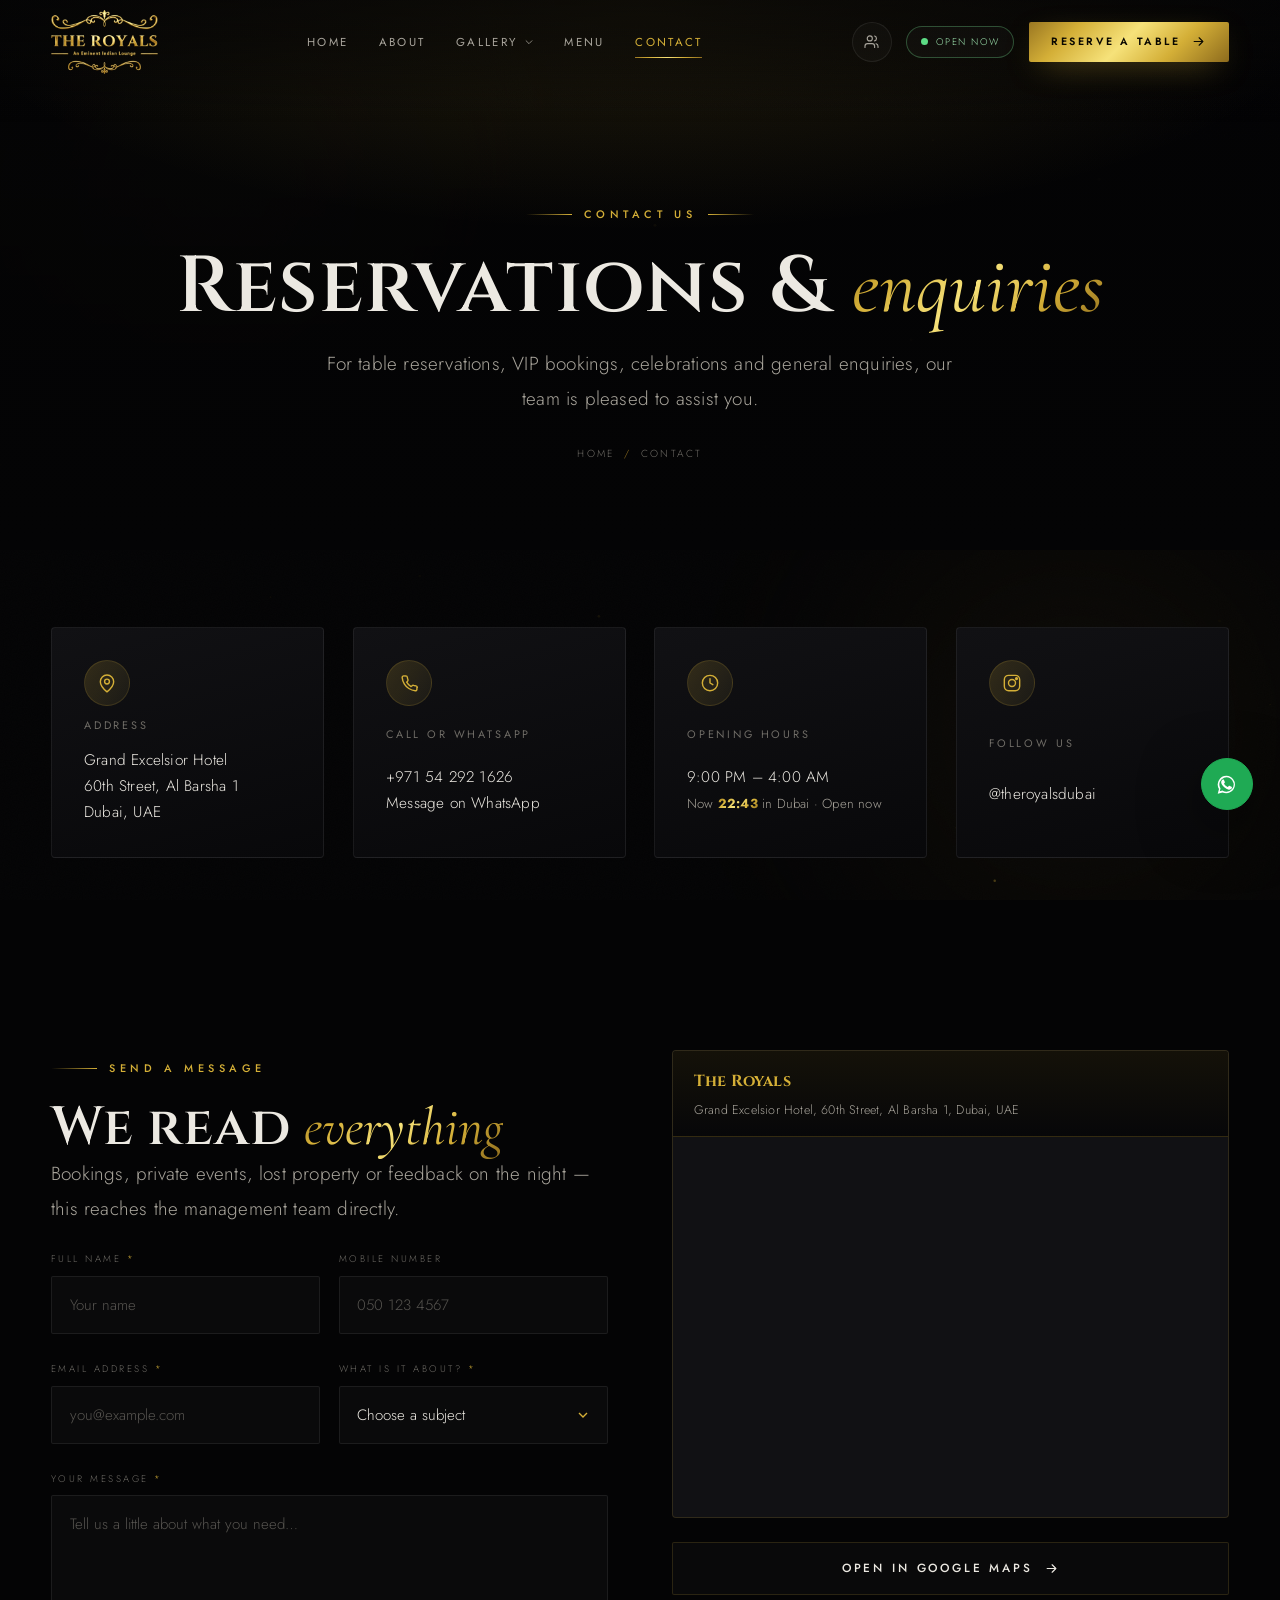
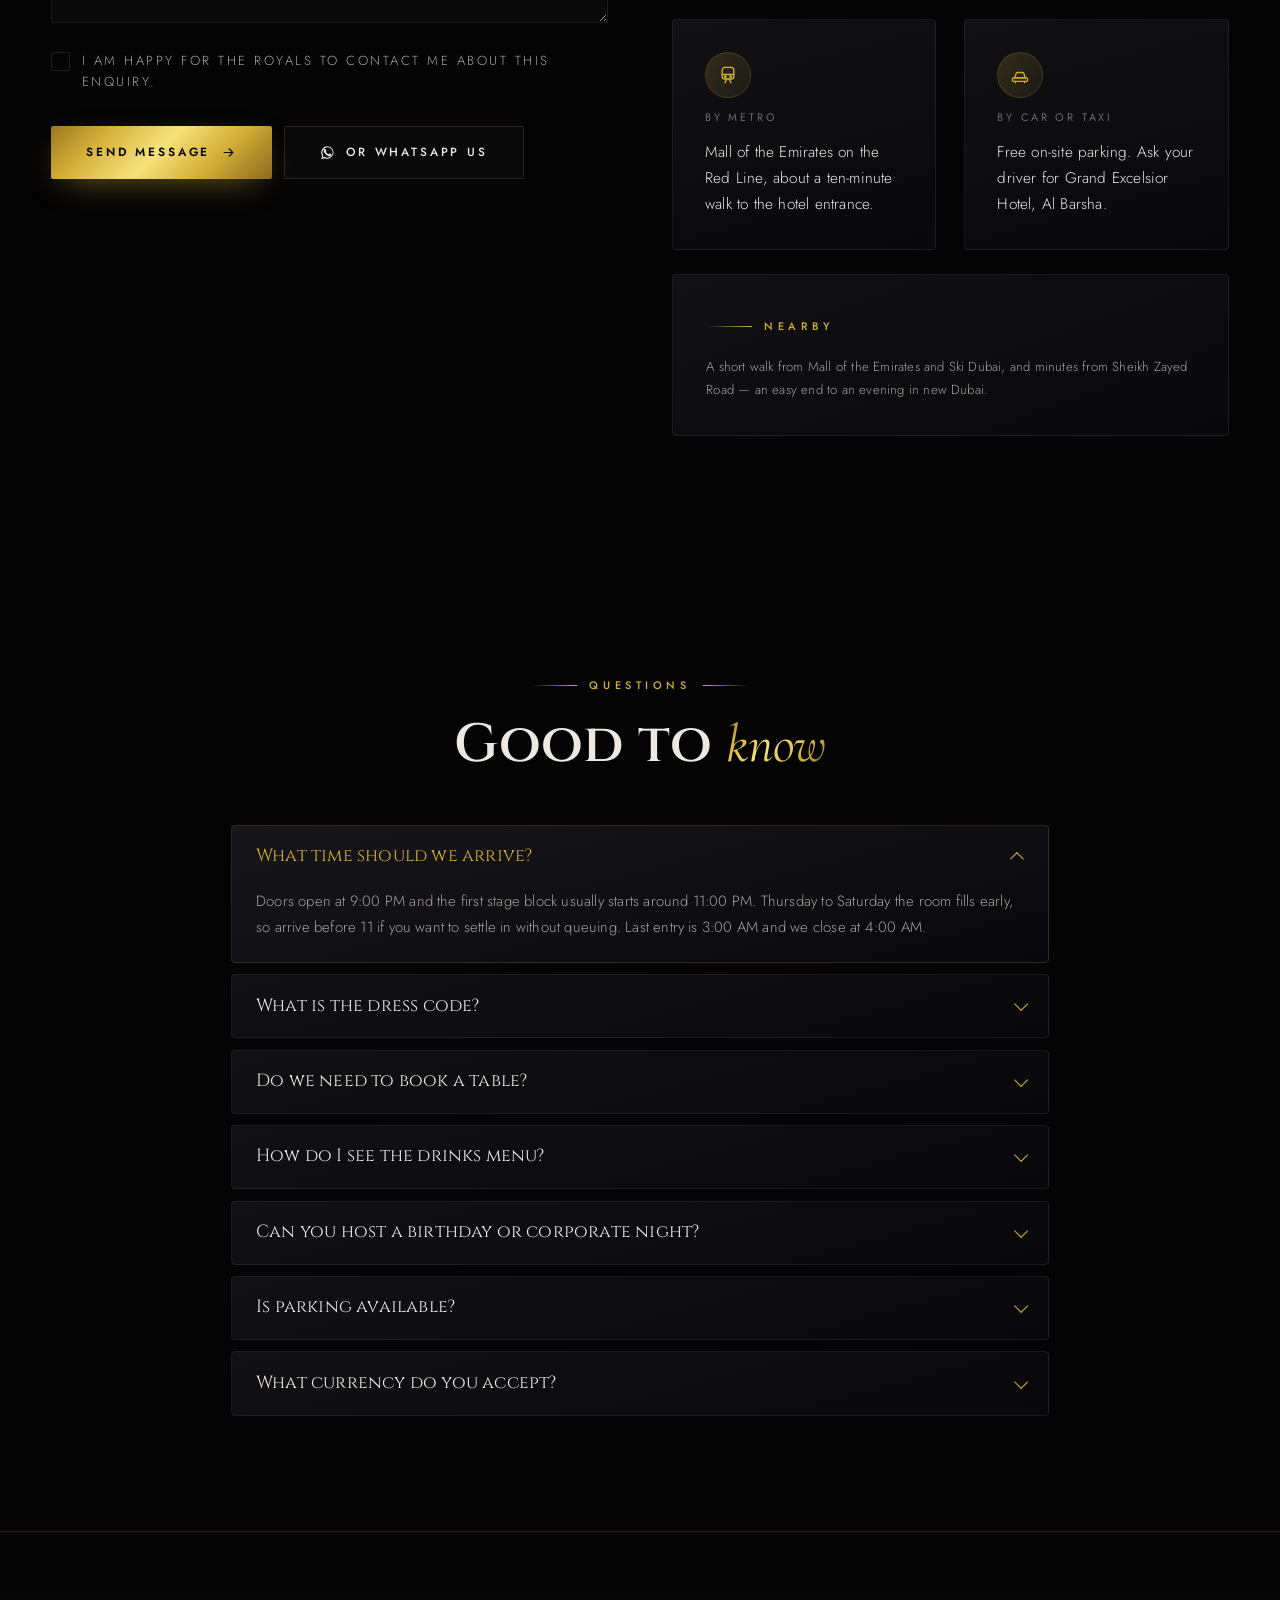
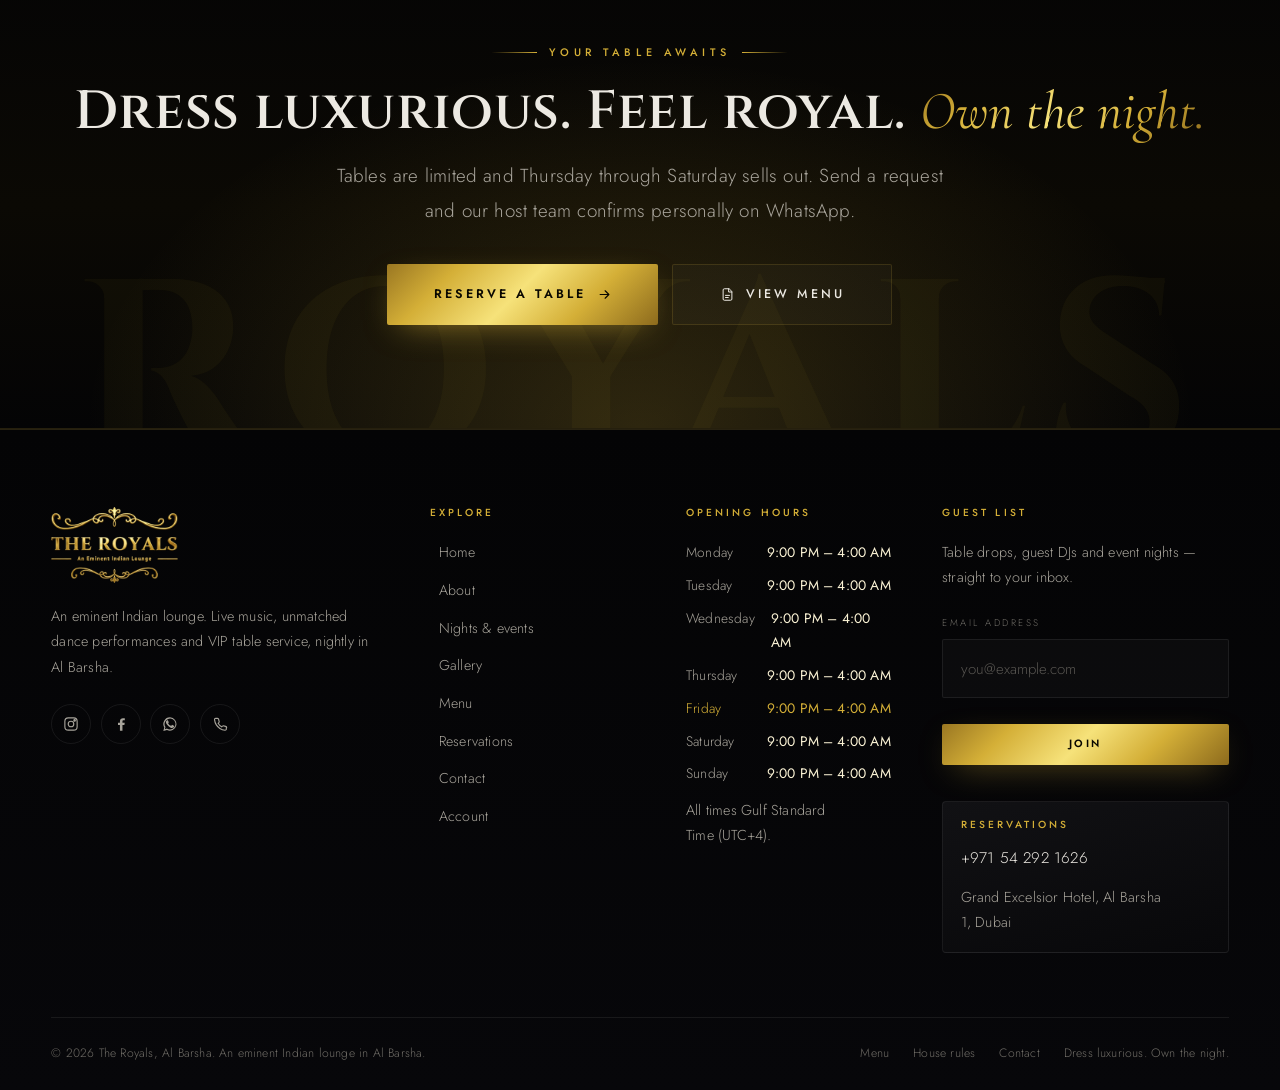
<file: contact.html>
<!DOCTYPE html>
<html lang="en" dir="ltr">
<head>
<meta charset="utf-8">
<meta name="viewport" content="width=device-width, initial-scale=1, viewport-fit=cover">
<title>Contact & Directions | The Royals, Al Barsha, Dubai</title>
<meta name="description" content="Grand Excelsior Hotel, 60th Street, Al Barsha 1, Dubai. Call or WhatsApp +971 54 292 1626. Open daily 9:00 PM to 4:00 AM.">
<meta name="theme-color" content="#050505">
<script>document.documentElement.classList.add('js');</script>
<link rel="canonical" href="https://theroyalseminentlounge.com/contact">

<meta property="og:type" content="website">
<meta property="og:title" content="Contact The Royals">
<meta property="og:description" content="Grand Excelsior Hotel, 60th Street, Al Barsha 1, Dubai. Call or WhatsApp +971 54 292 1626. Open daily 9:00 PM to 4:00 AM.">
<meta property="og:locale" content="en_AE">
<meta property="og:image" content="https://theroyalseminentlounge.com/assets/img/reel-1-poster.jpg?v=9f4921fe">
<meta name="twitter:card" content="summary_large_image">

<link rel="icon" href="assets/img/favicon.png?v=74408001" type="image/png" sizes="64x64">
<link rel="apple-touch-icon" href="assets/img/apple-touch-icon.png?v=4471e634">

<link rel="preconnect" href="https://fonts.googleapis.com">
<link rel="preconnect" href="https://fonts.gstatic.com" crossorigin>
<link rel="preconnect" href="https://images.unsplash.com">
<link href="https://fonts.googleapis.com/css2?family=Cinzel:wght@400;500;600;700&family=Cormorant+Garamond:ital,wght@0,400;0,600;1,400;1,600&family=Jost:wght@200;300;400;500;600&display=swap" rel="stylesheet">
<link rel="stylesheet" href="assets/css/style.css">

<script type="application/ld+json">
{
  "@context": "https://schema.org",
  "@type": "NightClub",
  "name": "The Royals",
  "telephone": "+971542921626",
  "url": "https://theroyalseminentlounge.com/contact",
  "address": {
    "@type": "PostalAddress",
    "streetAddress": "Grand Excelsior Hotel, 60th Street, Al Barsha 1",
    "addressLocality": "Al Barsha",
    "addressRegion": "Dubai",
    "addressCountry": "AE"
  },
  "openingHoursSpecification": [
    {
      "@type": "OpeningHoursSpecification",
      "dayOfWeek": [
        "Monday",
        "Tuesday",
        "Wednesday",
        "Thursday",
        "Friday",
        "Saturday",
        "Sunday"
      ],
      "opens": "21:00",
      "closes": "04:00"
    }
  ]
}
</script>
</head>
<body>

<a class="skip-link" href="#main">Skip to content</a>

<!-- ===================== ICON SPRITE ===================== -->
<svg xmlns="http://www.w3.org/2000/svg" style="display:none" aria-hidden="true">
  <symbol id="i-crown" viewBox="0 0 24 24"><path d="M2.6 8 L7 11.6 L12 4.4 L17 11.6 L21.4 8 L19.6 19H4.4Z" fill="currentColor"/><rect x="4.4" y="20.2" width="15.2" height="1.7" rx=".8" fill="currentColor"/><circle cx="2.6" cy="7" r="1.5" fill="currentColor"/><circle cx="12" cy="3.4" r="1.7" fill="currentColor"/><circle cx="21.4" cy="7" r="1.5" fill="currentColor"/></symbol>
  <symbol id="i-arrow" viewBox="0 0 24 24" fill="none" stroke="currentColor" stroke-width="1.8" stroke-linecap="round" stroke-linejoin="round"><path d="M5 12h14M13 6l6 6-6 6"/></symbol>
  <symbol id="i-check" viewBox="0 0 24 24" fill="none" stroke="currentColor" stroke-width="2.4" stroke-linecap="round" stroke-linejoin="round"><path d="M4 12.5l5.2 5.2L20 7"/></symbol>
  <symbol id="i-check-circle" viewBox="0 0 24 24" fill="none" stroke="currentColor" stroke-width="1.8" stroke-linecap="round" stroke-linejoin="round"><circle cx="12" cy="12" r="9.2"/><path d="M8 12.4l2.8 2.8L16.4 9.6"/></symbol>
  <symbol id="i-alert" viewBox="0 0 24 24" fill="none" stroke="currentColor" stroke-width="1.8" stroke-linecap="round" stroke-linejoin="round"><circle cx="12" cy="12" r="9.2"/><path d="M12 7.6v5M12 16.2h.01"/></symbol>
  <symbol id="i-phone" viewBox="0 0 24 24" fill="none" stroke="currentColor" stroke-width="1.7" stroke-linecap="round" stroke-linejoin="round"><path d="M21.5 16.9v2.6a1.8 1.8 0 0 1-2 1.8 17.6 17.6 0 0 1-7.7-2.7 17.3 17.3 0 0 1-5.3-5.3A17.6 17.6 0 0 1 3.8 5.5a1.8 1.8 0 0 1 1.8-2h2.6a1.8 1.8 0 0 1 1.8 1.6c.1 1 .3 1.9.7 2.8a1.8 1.8 0 0 1-.4 1.9L9.2 11a14 14 0 0 0 5.3 5.3l1.2-1.1a1.8 1.8 0 0 1 1.9-.4c.9.3 1.8.6 2.8.7a1.8 1.8 0 0 1 1.6 1.8z"/></symbol>
  <symbol id="i-whatsapp" viewBox="0 0 24 24" fill="currentColor"><path d="M17.5 14.4c-.3-.2-1.8-.9-2-1-.3-.1-.5-.2-.7.1s-.8 1-.9 1.2c-.2.2-.3.2-.6.1a8.1 8.1 0 0 1-4-3.5c-.3-.5.3-.5.8-1.6.1-.2 0-.4 0-.5l-1-2.3c-.2-.6-.5-.5-.7-.5h-.6a1.2 1.2 0 0 0-.8.4 3.4 3.4 0 0 0-1.1 2.6 6 6 0 0 0 1.2 3.1 13.5 13.5 0 0 0 5.2 4.6c1.9.8 2.7.9 3.7.7a3.1 3.1 0 0 0 2-1.4 2.5 2.5 0 0 0 .2-1.4c-.1-.2-.3-.3-.6-.4zM12 2a10 10 0 0 0-8.6 15.1L2 22.5l5.5-1.4A10 10 0 1 0 12 2zm0 18.2a8.2 8.2 0 0 1-4.2-1.1l-.3-.2-3.2.8.9-3.2-.2-.3A8.2 8.2 0 1 1 12 20.2z"/></symbol>
  <symbol id="i-mail" viewBox="0 0 24 24" fill="none" stroke="currentColor" stroke-width="1.7" stroke-linecap="round" stroke-linejoin="round"><rect x="2.8" y="4.8" width="18.4" height="14.4" rx="2"/><path d="M3.4 6.4l8.6 6 8.6-6"/></symbol>
  <symbol id="i-pin" viewBox="0 0 24 24" fill="none" stroke="currentColor" stroke-width="1.7" stroke-linecap="round" stroke-linejoin="round"><path d="M20 10.4c0 5.6-8 12.2-8 12.2s-8-6.6-8-12.2a8 8 0 0 1 16 0z"/><circle cx="12" cy="10.2" r="2.9"/></symbol>
  <symbol id="i-clock" viewBox="0 0 24 24" fill="none" stroke="currentColor" stroke-width="1.7" stroke-linecap="round" stroke-linejoin="round"><circle cx="12" cy="12" r="9.2"/><path d="M12 6.8V12l3.4 2"/></symbol>
  <symbol id="i-star" viewBox="0 0 24 24" fill="currentColor"><path d="M12 2.6l2.9 5.9 6.5.9-4.7 4.6 1.1 6.5-5.8-3-5.8 3 1.1-6.5L2.6 9.4l6.5-.9z"/></symbol>
  <symbol id="i-zoom" viewBox="0 0 24 24" fill="none" stroke="currentColor" stroke-width="1.8" stroke-linecap="round"><circle cx="10.8" cy="10.8" r="7"/><path d="M15.8 15.8L21 21M10.8 8v5.6M8 10.8h5.6"/></symbol>
  <symbol id="i-left" viewBox="0 0 24 24" fill="none" stroke="currentColor" stroke-width="1.9" stroke-linecap="round" stroke-linejoin="round"><path d="M15 5l-7 7 7 7"/></symbol>
  <symbol id="i-right" viewBox="0 0 24 24" fill="none" stroke="currentColor" stroke-width="1.9" stroke-linecap="round" stroke-linejoin="round"><path d="M9 5l7 7-7 7"/></symbol>
  <symbol id="i-x" viewBox="0 0 24 24" fill="none" stroke="currentColor" stroke-width="1.9" stroke-linecap="round"><path d="M5.5 5.5l13 13M18.5 5.5l-13 13"/></symbol>
  <symbol id="i-music" viewBox="0 0 24 24" fill="none" stroke="currentColor" stroke-width="1.6" stroke-linecap="round" stroke-linejoin="round"><path d="M9.5 18.2V5.4l10-2v12.6"/><circle cx="7" cy="18.4" r="2.6"/><circle cx="17" cy="16.2" r="2.6"/></symbol>
  <symbol id="i-mic" viewBox="0 0 24 24" fill="none" stroke="currentColor" stroke-width="1.6" stroke-linecap="round" stroke-linejoin="round"><rect x="9" y="2.4" width="6" height="11.6" rx="3"/><path d="M5.4 11.4a6.6 6.6 0 0 0 13.2 0M12 18v3.6"/></symbol>
  <symbol id="i-glass" viewBox="0 0 24 24" fill="none" stroke="currentColor" stroke-width="1.6" stroke-linecap="round" stroke-linejoin="round"><path d="M4 3.4h16l-8 8.6zM12 12v8.6M8 20.6h8"/></symbol>
  <symbol id="i-sparkle" viewBox="0 0 24 24" fill="currentColor"><path d="M12 2l1.8 6.4L20 10.2l-6.2 1.8L12 18.4l-1.8-6.4L4 10.2l6.2-1.8z"/><path d="M19 15l.8 2.6 2.6.8-2.6.8-.8 2.6-.8-2.6-2.6-.8 2.6-.8z" opacity=".65"/></symbol>
  <symbol id="i-users" viewBox="0 0 24 24" fill="none" stroke="currentColor" stroke-width="1.6" stroke-linecap="round" stroke-linejoin="round"><path d="M16.4 20.4v-1.8a3.6 3.6 0 0 0-3.6-3.6H6.4a3.6 3.6 0 0 0-3.6 3.6v1.8"/><circle cx="9.6" cy="7.6" r="3.6"/><path d="M21.2 20.4v-1.8a3.6 3.6 0 0 0-2.7-3.5M16.4 4.2a3.6 3.6 0 0 1 0 6.9"/></symbol>
  <symbol id="i-shield" viewBox="0 0 24 24" fill="none" stroke="currentColor" stroke-width="1.6" stroke-linecap="round" stroke-linejoin="round"><path d="M12 2.4l7.6 3.2v5.2c0 4.8-3.2 9.2-7.6 10.8-4.4-1.6-7.6-6-7.6-10.8V5.6z"/><path d="M9 12.2l2.2 2.2 4-4.2"/></symbol>
  <symbol id="i-car" viewBox="0 0 24 24" fill="none" stroke="currentColor" stroke-width="1.6" stroke-linecap="round" stroke-linejoin="round"><path d="M4.6 15.4h14.8M5.8 15.4l1.4-5a2 2 0 0 1 1.9-1.4h5.8a2 2 0 0 1 1.9 1.4l1.4 5"/><rect x="3" y="15.4" width="18" height="4.2" rx="1.4"/><path d="M6.4 19.6v1.6M17.6 19.6v1.6"/></symbol>
  <symbol id="i-metro" viewBox="0 0 24 24" fill="none" stroke="currentColor" stroke-width="1.6" stroke-linecap="round" stroke-linejoin="round"><rect x="5" y="2.8" width="14" height="14" rx="3.4"/><path d="M5 11.4h14M8.4 21.2l2.2-4.4M15.6 21.2l-2.2-4.4"/><circle cx="8.8" cy="14" r=".9" fill="currentColor"/><circle cx="15.2" cy="14" r=".9" fill="currentColor"/></symbol>
  <symbol id="i-calendar" viewBox="0 0 24 24" fill="none" stroke="currentColor" stroke-width="1.6" stroke-linecap="round" stroke-linejoin="round"><rect x="3.2" y="4.8" width="17.6" height="16" rx="2"/><path d="M3.2 9.6h17.6M8 2.8v4M16 2.8v4"/></symbol>
  <symbol id="i-instagram" viewBox="0 0 24 24" fill="none" stroke="currentColor" stroke-width="1.7"><rect x="2.8" y="2.8" width="18.4" height="18.4" rx="5.2"/><circle cx="12" cy="12" r="4.2"/><circle cx="17.4" cy="6.6" r="1.1" fill="currentColor"/></symbol>
  <symbol id="i-facebook" viewBox="0 0 24 24" fill="currentColor"><path d="M14.2 22v-8.4h2.9l.5-3.4h-3.4V8.1c0-1 .3-1.7 1.7-1.7h1.8V3.4A25 25 0 0 0 15 3.2c-2.7 0-4.6 1.7-4.6 4.7v2.3H7.5v3.4h2.9V22z"/></symbol>
  <symbol id="i-pdf" viewBox="0 0 24 24" fill="none" stroke="currentColor" stroke-width="1.6" stroke-linecap="round" stroke-linejoin="round"><path d="M14 2.8H7a2 2 0 0 0-2 2v14.4a2 2 0 0 0 2 2h10a2 2 0 0 0 2-2V7.8z"/><path d="M13.8 2.8v5.2H19M8.8 13.4h6.4M8.8 16.8h4.4"/></symbol>
  <symbol id="i-info" viewBox="0 0 24 24" fill="none" stroke="currentColor" stroke-width="1.6" stroke-linecap="round" stroke-linejoin="round"><circle cx="12" cy="12" r="9.2"/><path d="M12 11v5.4M12 7.8h.01"/></symbol>
</svg>

<!-- ===================== PRELOADER ===================== -->
<div class="preloader">
  <div class="preloader__inner">
    <img class="preloader__logo" src="assets/img/logo-royals-lg.png?v=7db8a831"
         alt="" width="460" height="300" fetchpriority="high">
    <div class="preloader__bar"><span></span></div>
  </div>
</div>

<!-- ===================== AMBIENT LAYERS ===================== -->
<div class="bg-fx" aria-hidden="true">
  <span class="glow glow--a"></span>
  <span class="glow glow--b"></span>
</div>
<canvas id="dust" aria-hidden="true"></canvas>
<div class="cursor" aria-hidden="true"></div>
<div class="cursor-dot" aria-hidden="true"></div>
<div class="scroll-progress" aria-hidden="true"></div>

<!-- ===================== HEADER ===================== -->
<header class="header">
  <div class="shell header__inner">
    <a class="brand" href="index.html" aria-label="The Royals, an eminent Indian lounge — home">
      <img class="brand__logo" src="assets/img/logo-royals.png?v=0b7cb893"
           alt="The Royals" width="330" height="198" fetchpriority="high" decoding="async">
    </a>

    <nav class="nav" aria-label="Primary">
      <a class="nav__link" href="index.html">Home</a>
      <a class="nav__link" href="about.html">About</a>
      <div class="nav__group">
        <a class="nav__link nav__link--sub" href="gallery.html" aria-haspopup="true" aria-expanded="false">
          Gallery
          <svg class="nav__caret" viewBox="0 0 24 24" aria-hidden="true"><use href="#i-right"></use></svg>
        </a>
        <div class="nav__menu" role="menu">
          <a role="menuitem" href="gallery.html?view=venue">Venue</a>
          <a role="menuitem" href="gallery.html?view=performance">Performance</a>
        </div>
      </div>
      <a class="nav__link" href="menu.html" data-menu-link>Menu</a>
      <a class="nav__link" href="contact.html">Contact</a>
    </nav>

    <div class="header__actions">
      <div class="locpick" data-location-picker hidden></div>
      <a class="acct-link" href="account.html" aria-label="Your account" title="Your account"><svg viewBox="0 0 24 24"><use href="#i-users"></use></svg></a>
      <span class="status-pill" data-status-pill>
        <span class="status-pill__dot"></span>
        <span data-status-label>Closed</span>
      </span>
      <a class="btn btn--gold btn--sm" href="reservations.html">
        Reserve a table
        <svg viewBox="0 0 24 24"><use href="#i-arrow"></use></svg>
      </a>
      <button class="burger" type="button" aria-label="Open menu" aria-expanded="false" aria-controls="drawer">
        <span></span><span></span><span></span>
      </button>
    </div>
  </div>
</header>

<!-- ===================== MOBILE DRAWER ===================== -->
<div class="drawer" id="drawer" aria-hidden="true">
  <div></div>
  <nav class="drawer__body" aria-label="Mobile">
    <a class="drawer__link" href="index.html"><span>01</span>Home</a>
    <a class="drawer__link" href="about.html"><span>02</span>About</a>
    <a class="drawer__link" href="gallery.html"><span>03</span>Gallery</a>
    <div class="drawer__subs">
      <a class="drawer__sub" href="gallery.html?view=venue">Venue</a>
      <a class="drawer__sub" href="gallery.html?view=performance">Performance</a>
    </div>
    <a class="drawer__link" href="menu.html" data-menu-link><span>04</span>Menu</a>
    <a class="drawer__link" href="reservations.html"><span>05</span>Reserve</a>
    <a class="drawer__link" href="contact.html"><span>06</span>Contact</a>
    <a class="drawer__link" href="account.html"><span>07</span>Account</a>
  </nav>
  <div class="drawer__foot">
    <div class="locpick" data-location-picker hidden></div>
    <span class="status-pill" data-status-pill style="justify-self:start">
      <span class="status-pill__dot"></span>
      <span data-status-label>Closed</span>
      <span>· Dubai <b data-dubai-clock>--:--</b></span>
    </span>
    <a class="btn btn--gold btn--block" href="reservations.html">Reserve a table</a>
    <a class="btn btn--ghost btn--block" href="tel:+971542921626">
      <svg viewBox="0 0 24 24"><use href="#i-phone"></use></svg>
      +971 54 292 1626
    </a>
  </div>
</div>

<main id="main">

  <!-- ===================== PAGE HERO ===================== -->
  <section class="page-hero">
    <div class="page-hero__bg" style="background-image:url('https://images.unsplash.com/photo-1546412414-e1885259563a?auto=format&fit=crop&w=1800&q=80')"></div>
    <div class="shell">
      <span class="eyebrow is-centered">Contact us</span>
      <h1>Reservations &amp; <span class="script gold-text">enquiries</span></h1>
      <p class="lead">For table reservations, VIP bookings, celebrations and general enquiries, our team is pleased to assist you.</p>
      <nav class="crumbs" aria-label="Breadcrumb"><a href="index.html">Home</a><span>/</span>Contact</nav>
    </div>
  </section>

  <!-- ===================== CONTACT CARDS ===================== -->
  <section class="section section--tight">
    <div class="shell">
      <div class="grid g-4">
        <div class="contact-card" data-reveal>
          <span class="contact-card__icon"><svg viewBox="0 0 24 24"><use href="#i-pin"></use></svg></span>
          <h4>Address</h4>
          <p data-loc="address">Grand Excelsior Hotel<br>60th Street, Al Barsha 1<br>Dubai, UAE</p>
        </div>
        <div class="contact-card" data-reveal data-delay=".06">
          <span class="contact-card__icon"><svg viewBox="0 0 24 24"><use href="#i-phone"></use></svg></span>
          <h4>Call or WhatsApp</h4>
          <p><a href="tel:+971542921626" data-loc-href="tel" data-loc="phone">+971 54 292 1626</a><br>
             <a href="https://wa.me/971542921626" data-loc-href="whatsapp" target="_blank" rel="noopener">Message on WhatsApp</a></p>
        </div>
        <div class="contact-card" data-reveal data-delay=".12">
          <span class="contact-card__icon"><svg viewBox="0 0 24 24"><use href="#i-clock"></use></svg></span>
          <h4>Opening hours</h4>
          <p><span data-loc="hours">Daily 9:00 PM – 4:00 AM</span><br>
             <span class="muted small">Now <b class="gold-text" data-dubai-clock>--:--</b> in Dubai · <span data-status-label>Closed</span></span></p>
        </div>
        <div class="contact-card" data-reveal data-delay=".18">
          <span class="contact-card__icon"><svg viewBox="0 0 24 24"><use href="#i-instagram"></use></svg></span>
          <h4>Follow us</h4>
          <p><a href="https://www.instagram.com/theroyalsdubai" target="_blank" rel="noopener">@theroyalsdubai</a></p>
        </div>
      </div>
    </div>
  </section>

  <!-- ===================== MAP + FORM ===================== -->
  <section class="section">
    <div class="shell">
      <div class="split split--top">

        <div data-reveal="left">
          <span class="eyebrow">Send a message</span>
          <h2>We read <span class="script gold-text">everything</span></h2>
          <p class="lead mb-2">Bookings, private events, lost property or feedback on the night — this reaches the management team directly.</p>

          <form class="form" data-simple-form novalidate>
            <div class="form__grid">
              <div class="field">
                <label for="c-name">Full name <span class="req">*</span></label>
                <input type="text" id="c-name" name="name" placeholder="Your name" autocomplete="name" required>
                <span class="field__error"></span>
              </div>
              <div class="field">
                <label for="c-phone">Mobile number</label>
                <input type="tel" id="c-phone" name="phone" placeholder="050 123 4567" autocomplete="tel" data-validate="tel">
                <span class="field__error"></span>
              </div>
            </div>

            <div class="form__grid">
              <div class="field">
                <label for="c-email">Email address <span class="req">*</span></label>
                <input type="email" id="c-email" name="email" placeholder="you@example.com" autocomplete="email" required>
                <span class="field__error"></span>
              </div>
              <div class="field">
                <label for="c-subject">What is it about? <span class="req">*</span></label>
                <select id="c-subject" name="subject" required>
                  <option value="" disabled selected>Choose a subject</option>
                  <option>Table reservation</option>
                  <option>Private or corporate event</option>
                  <option>Guest list enquiry</option>
                  <option>Feedback about a visit</option>
                  <option>Lost property</option>
                  <option>Press &amp; partnerships</option>
                  <option>Careers</option>
                  <option>Something else</option>
                </select>
                <span class="field__error"></span>
              </div>
            </div>

            <div class="field">
              <label for="c-message">Your message <span class="req">*</span></label>
              <textarea id="c-message" name="message" placeholder="Tell us a little about what you need…" required></textarea>
              <span class="field__error"></span>
            </div>

            <div class="field">
              <label class="check">
                <input type="checkbox" name="consent" required>
                <span class="check__box"><svg viewBox="0 0 24 24"><use href="#i-check"></use></svg></span>
                <span>I am happy for The Royals to contact me about this enquiry.</span>
              </label>
              <span class="field__error"></span>
            </div>

            <div class="form-note form-note--ok">
              <svg viewBox="0 0 24 24"><use href="#i-check-circle"></use></svg>
              <div data-note-body></div>
            </div>
            <div class="form-note form-note--err">
              <svg viewBox="0 0 24 24"><use href="#i-alert"></use></svg>
              <div data-note-body></div>
            </div>

            <div class="form__actions">
              <button class="btn btn--gold" type="submit">Send message <svg viewBox="0 0 24 24"><use href="#i-arrow"></use></svg></button>
              <a class="btn btn--ghost" href="https://wa.me/971542921626" target="_blank" rel="noopener">
                <svg viewBox="0 0 24 24"><use href="#i-whatsapp"></use></svg> Or WhatsApp us
              </a>
            </div>
          </form>
        </div>

        <div data-reveal="right">
          <div class="map">
            <div class="map__badge">
              <strong>The Royals</strong>
              <span data-loc="addressLine">Grand Excelsior Hotel, 60th Street, Al Barsha 1, Dubai</span>
            </div>
            <iframe data-loc-src="map"
              data-loc-src="map" src="https://www.google.com/maps?q=Grand%20Excelsior%20Hotel%20Al%20Barsha%2C%20Dubai&output=embed"
              title="Map showing The Royals at Grand Excelsior Hotel, Al Barsha 1, Dubai"
              loading="lazy" referrerpolicy="no-referrer-when-downgrade" allowfullscreen></iframe>
          </div>

          <a class="btn btn--ghost btn--block mt-2" href="https://www.google.com/maps/search/?api=1&query=Grand+Excelsior+Hotel+Al+Barsha+Dubai" data-loc-href="maps" target="_blank" rel="noopener">
            Open in Google Maps <svg viewBox="0 0 24 24"><use href="#i-arrow"></use></svg>
          </a>

          <div class="grid g-2 mt-2">
            <div class="contact-card">
              <span class="contact-card__icon"><svg viewBox="0 0 24 24"><use href="#i-metro"></use></svg></span>
              <h4>By metro</h4>
              <p><span data-loc="metro">Mall of the Emirates</span> on the <span data-loc="metroLine">Red Line</span>, <span data-loc="metroWalk">about a ten-minute walk</span> to the hotel entrance.</p>
            </div>
            <div class="contact-card">
              <span class="contact-card__icon"><svg viewBox="0 0 24 24"><use href="#i-car"></use></svg></span>
              <h4>By car or taxi</h4>
              <p><span data-loc="parking">Free on-site parking</span>. Ask your driver for <span data-loc="venue">Grand Excelsior Hotel</span>, <span data-loc="area">Al Barsha</span>.</p>
            </div>
          </div>

          <div class="panel mt-2">
            <span class="eyebrow">Nearby</span>
            <p class="small muted" style="margin:0">
              A short walk from Mall of the Emirates and Ski Dubai, and minutes from Sheikh Zayed Road —
              an easy end to an evening in new Dubai.
            </p>
          </div>
        </div>

      </div>
    </div>
  </section>

  <!-- ===================== FAQ ===================== -->
  <section class="section" id="faq">
    <div class="shell" style="max-width:920px">
      <div class="section-head is-centered" data-reveal>
        <span class="eyebrow is-centered">Questions</span>
        <h2>Good to <span class="script gold-text">know</span></h2>
      </div>

      <div class="faq" data-reveal>
        <details class="faq__item" open>
          <summary>What time should we arrive?</summary>
          <div class="faq__body"><p>Doors open at 9:00 PM and the first stage block usually starts around 11:00 PM. Thursday to Saturday the room fills early, so arrive before 11 if you want to settle in without queuing. Last entry is 3:00 AM and we close at 4:00 AM.</p></div>
        </details>

        <details class="faq__item">
          <summary>What is the dress code?</summary>
          <div class="faq__body"><p>Smart elegant. No shorts, sportswear, flip-flops or work wear. Management reserves the right of admission, so if you are unsure about an outfit, message us on WhatsApp before you travel.</p></div>
        </details>

        <details class="faq__item">
          <summary>Do we need to book a table?</summary>
          <div class="faq__body"><p>Walk-ins are welcome when there is space, but a reserved table guarantees your seat and a dedicated server for the night. Wednesday through Saturday we strongly recommend booking at least a week ahead. <a href="reservations.html">Send a request here</a>.</p></div>
        </details>

        <details class="faq__item">
          <summary>How do I see the drinks menu?</summary>
          <div class="faq__body"><p>The full menu is available as a PDF. <a href="menu.html" data-menu-link>Open the menu</a> — it will open in a new tab.</p></div>
        </details>

        <details class="faq__item">
          <summary>Can you host a birthday or corporate night?</summary>
          <div class="faq__body"><p>Yes — from groups of 12 through to full-venue buyouts, with custom bottle packages, celebration setups and invoicing in AED. Start with the <a href="events.html#private">private events section</a> or message the team on WhatsApp.</p></div>
        </details>

        <details class="faq__item">
          <summary>Is parking available?</summary>
          <div class="faq__body"><p><span data-loc="parking">Free on-site parking</span> at <span data-loc="venue">Grand Excelsior Hotel</span>. If you would rather not drive, <span data-loc="metro">Mall of the Emirates</span> Metro Station on the <span data-loc="metroLine">Red Line</span> is <span data-loc="metroWalk">about a ten-minute walk</span> away.</p></div>
        </details>

        <details class="faq__item">
          <summary>What currency do you accept?</summary>
          <div class="faq__body"><p>All pricing is in UAE Dirhams (AED) and subject to applicable taxes and service charge. Major cards and cash are accepted at the venue.</p></div>
        </details>
      </div>
    </div>
  </section>

  <!-- ===================== CTA BAND ===================== -->
  <section class="cta-band">
    <span class="watermark" aria-hidden="true">ROYALS</span>
    <div class="shell">
      <div data-reveal>
        <span class="eyebrow is-centered">Your table awaits</span>
        <h2>Dress luxurious. Feel royal. <span class="script gold-text">Own the night.</span></h2>
        <p class="lead">
          Tables are limited and Thursday through Saturday sells out. Send a request and our host team
          confirms personally on WhatsApp.
        </p>
        <div class="cta-band__actions">
          <a class="btn btn--gold btn--lg" href="reservations.html">Reserve a table <svg viewBox="0 0 24 24"><use href="#i-arrow"></use></svg></a>
          <a class="btn btn--ghost btn--lg" href="menu.html" data-menu-link><svg viewBox="0 0 24 24"><use href="#i-pdf"></use></svg> View menu</a>
        </div>
      </div>
    </div>
  </section>

</main>

<!-- ===================== FOOTER ===================== -->
<footer class="footer">
  <div class="shell">
    <div class="footer__grid">
      <div class="footer__col">
        <a class="brand brand--lg" href="index.html">
          <img class="brand__logo" src="assets/img/logo-royals.png?v=0b7cb893"
               alt="The Royals" width="330" height="198" loading="lazy" decoding="async">
        </a>
        <p>An eminent Indian lounge. Live music, unmatched dance performances and VIP table service, nightly in Al Barsha.</p>
        <div class="socials">
          <a href="https://www.instagram.com/theroyalsdubai" target="_blank" rel="noopener" aria-label="Instagram"><svg viewBox="0 0 24 24"><use href="#i-instagram"></use></svg></a>
          <a href="https://www.instagram.com/theroyalsdubai" target="_blank" rel="noopener" aria-label="Facebook"><svg viewBox="0 0 24 24"><use href="#i-facebook"></use></svg></a>
          <a href="https://wa.me/971542921626" target="_blank" rel="noopener" aria-label="WhatsApp"><svg viewBox="0 0 24 24"><use href="#i-whatsapp"></use></svg></a>
          <a href="tel:+971542921626" aria-label="Call us"><svg viewBox="0 0 24 24"><use href="#i-phone"></use></svg></a>
        </div>
      </div>

      <div class="footer__col">
        <h4>Explore</h4>
        <nav class="footer__links" aria-label="Footer">
          <a href="index.html">Home</a>
          <a href="about.html">About</a>
          <a href="events.html">Nights &amp; events</a>
          <a href="gallery.html">Gallery</a>
          <a href="menu.html" data-menu-link>Menu</a>
          <a href="reservations.html">Reservations</a>
          <a href="contact.html">Contact</a>
          <a href="account.html">Account</a>
        </nav>
      </div>

      <div class="footer__col">
        <h4>Opening hours</h4>
        <div class="hours-list">
          <div data-day="1"><span>Monday</span><b data-loc="hours">9:00 PM – 4:00 AM</b></div>
          <div data-day="2"><span>Tuesday</span><b data-loc="hours">9:00 PM – 4:00 AM</b></div>
          <div data-day="3"><span>Wednesday</span><b data-loc="hours">9:00 PM – 4:00 AM</b></div>
          <div data-day="4"><span>Thursday</span><b data-loc="hours">9:00 PM – 4:00 AM</b></div>
          <div data-day="5"><span>Friday</span><b data-loc="hours">9:00 PM – 4:00 AM</b></div>
          <div data-day="6"><span>Saturday</span><b data-loc="hours">9:00 PM – 4:00 AM</b></div>
          <div data-day="0"><span>Sunday</span><b data-loc="hours">9:00 PM – 4:00 AM</b></div>
        </div>
        <p class="small muted mt-1">All times Gulf Standard Time (UTC+4).</p>
      </div>

      <div class="footer__col">
        <h4>Guest list</h4>
        <p class="small">Table drops, guest DJs and event nights — straight to your inbox.</p>
        <form class="form mt-2" data-newsletter novalidate>
          <div class="field">
            <label for="nl-email">Email address</label>
            <input type="email" id="nl-email" name="email" placeholder="you@example.com" autocomplete="email">
            <span class="field__error"></span>
          </div>
          <button class="btn btn--gold btn--sm" type="submit">Join</button>
        </form>
        <div class="contact-card mt-3" style="padding:1.1rem">
          <h4 style="margin:0">Reservations</h4>
          <p><a href="tel:+971542921626" data-loc-href="tel" data-loc="phone">+971 54 292 1626</a></p>
          <p class="small muted" style="margin:0">Grand Excelsior Hotel, Al Barsha 1, Dubai</p>
        </div>
      </div>
    </div>

    <div class="footer__bottom">
      <span>&copy; <span data-year>2026</span> The Royals, Al Barsha. An eminent Indian lounge in Al Barsha.</span>
      <div class="footer__legal">
        <a href="menu.html" data-menu-link>Menu</a>
        <a href="about#house-rules">House rules</a>
        <a href="contact.html">Contact</a>
        <span>Dress luxurious. Own the night.</span>
      </div>
    </div>
  </div>
</footer>

<!-- ===================== FLOATING ACTIONS ===================== -->
<div class="float-stack">
  <a class="fab fab--wa" href="https://wa.me/971542921626" target="_blank" rel="noopener" aria-label="Chat on WhatsApp">
    <svg viewBox="0 0 24 24"><use href="#i-whatsapp"></use></svg>
    <span class="fab__tip">Book on WhatsApp</span>
  </a>
  <button class="fab fab--top" type="button" aria-label="Back to top">
    <svg viewBox="0 0 24 24" style="transform:rotate(-90deg)"><use href="#i-arrow"></use></svg>
  </button>
</div>

<!-- ===================== LIGHTBOX ===================== -->
<div class="lightbox" aria-hidden="true" role="dialog" aria-modal="true" aria-label="Image viewer">
  <button class="lb-close" type="button" aria-label="Close"><svg viewBox="0 0 24 24"><use href="#i-x"></use></svg></button>
  <div class="lightbox__stage">
    <button class="lb-btn lb-prev" type="button" aria-label="Previous image"><svg viewBox="0 0 24 24"><use href="#i-left"></use></svg></button>
    <img data-lb-img alt="">
    <button class="lb-btn lb-next" type="button" aria-label="Next image"><svg viewBox="0 0 24 24"><use href="#i-right"></use></svg></button>
    <div class="lightbox__meta">
      <span><b data-lb-cap></b> · <span data-lb-cat></span></span>
      <span data-lb-index></span>
    </div>
  </div>
</div>

<script src="assets/js/main.js"></script>
</body>
</html>
</file>
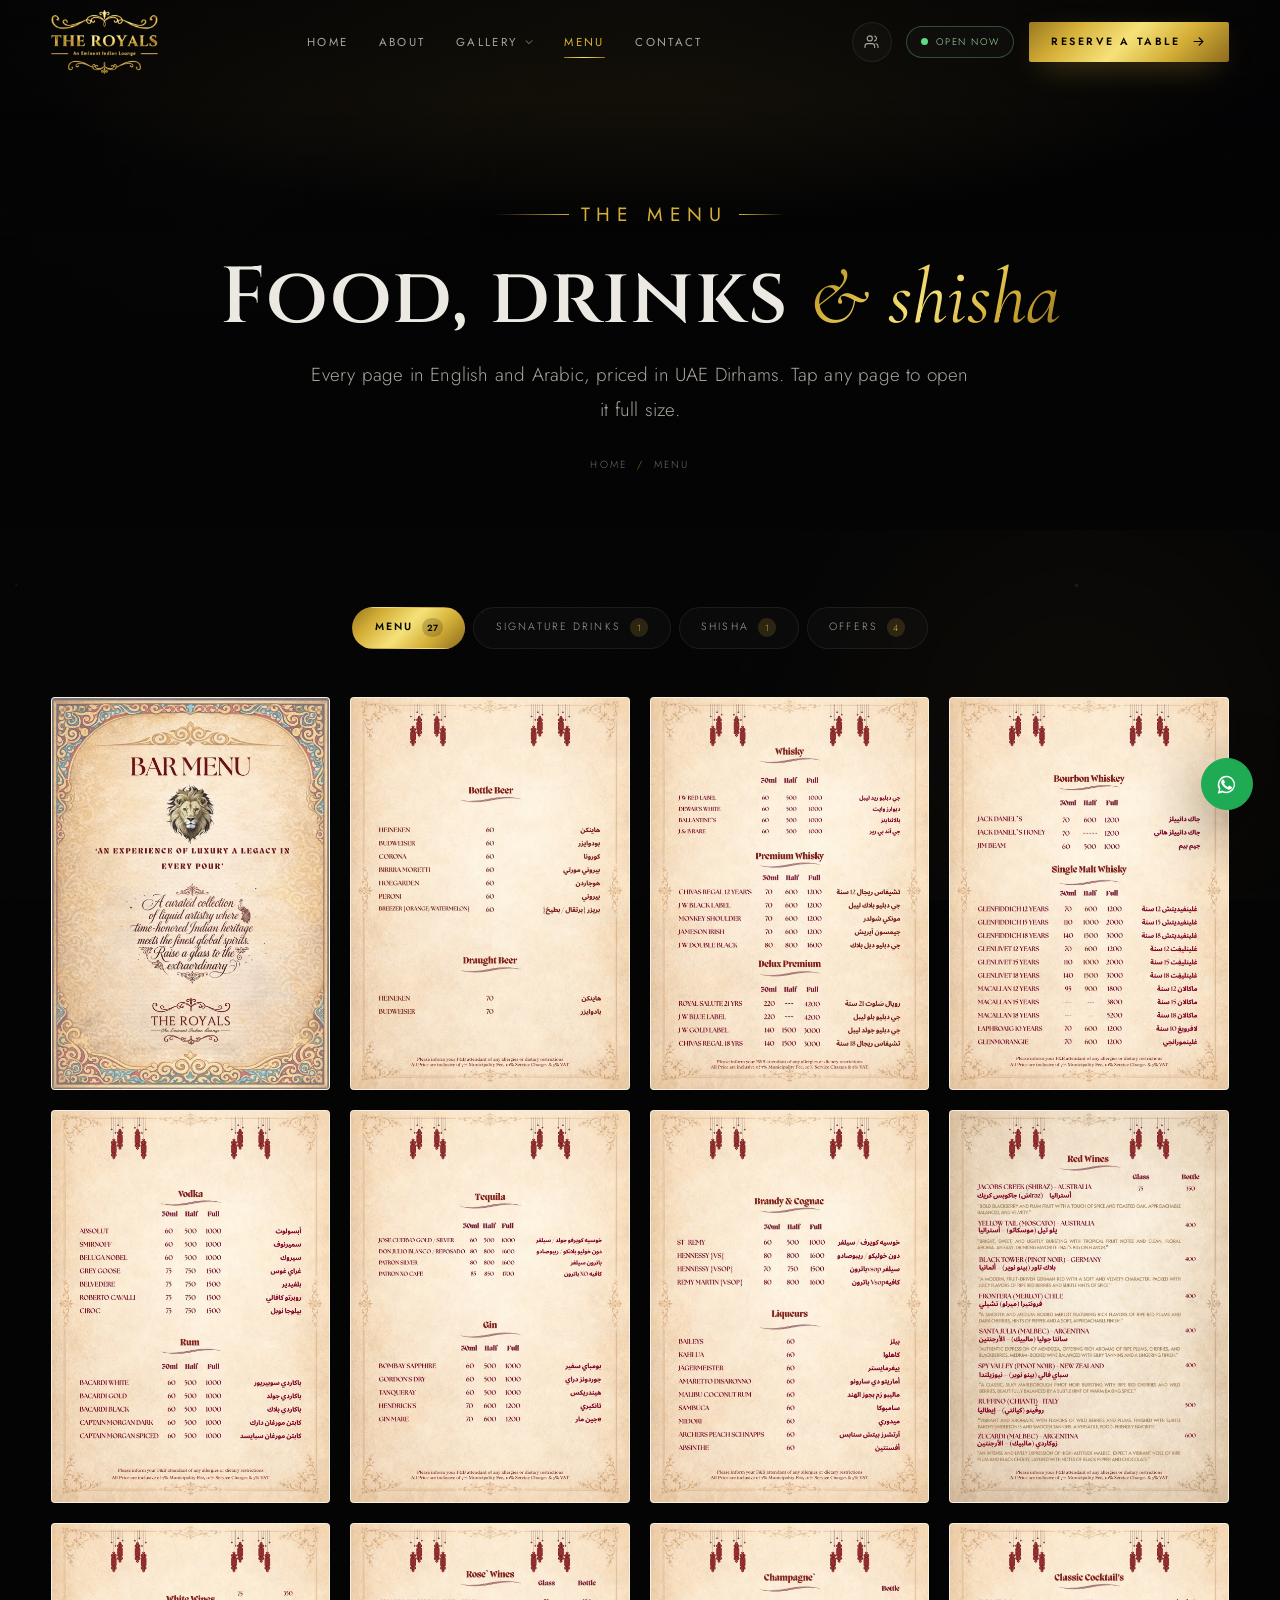
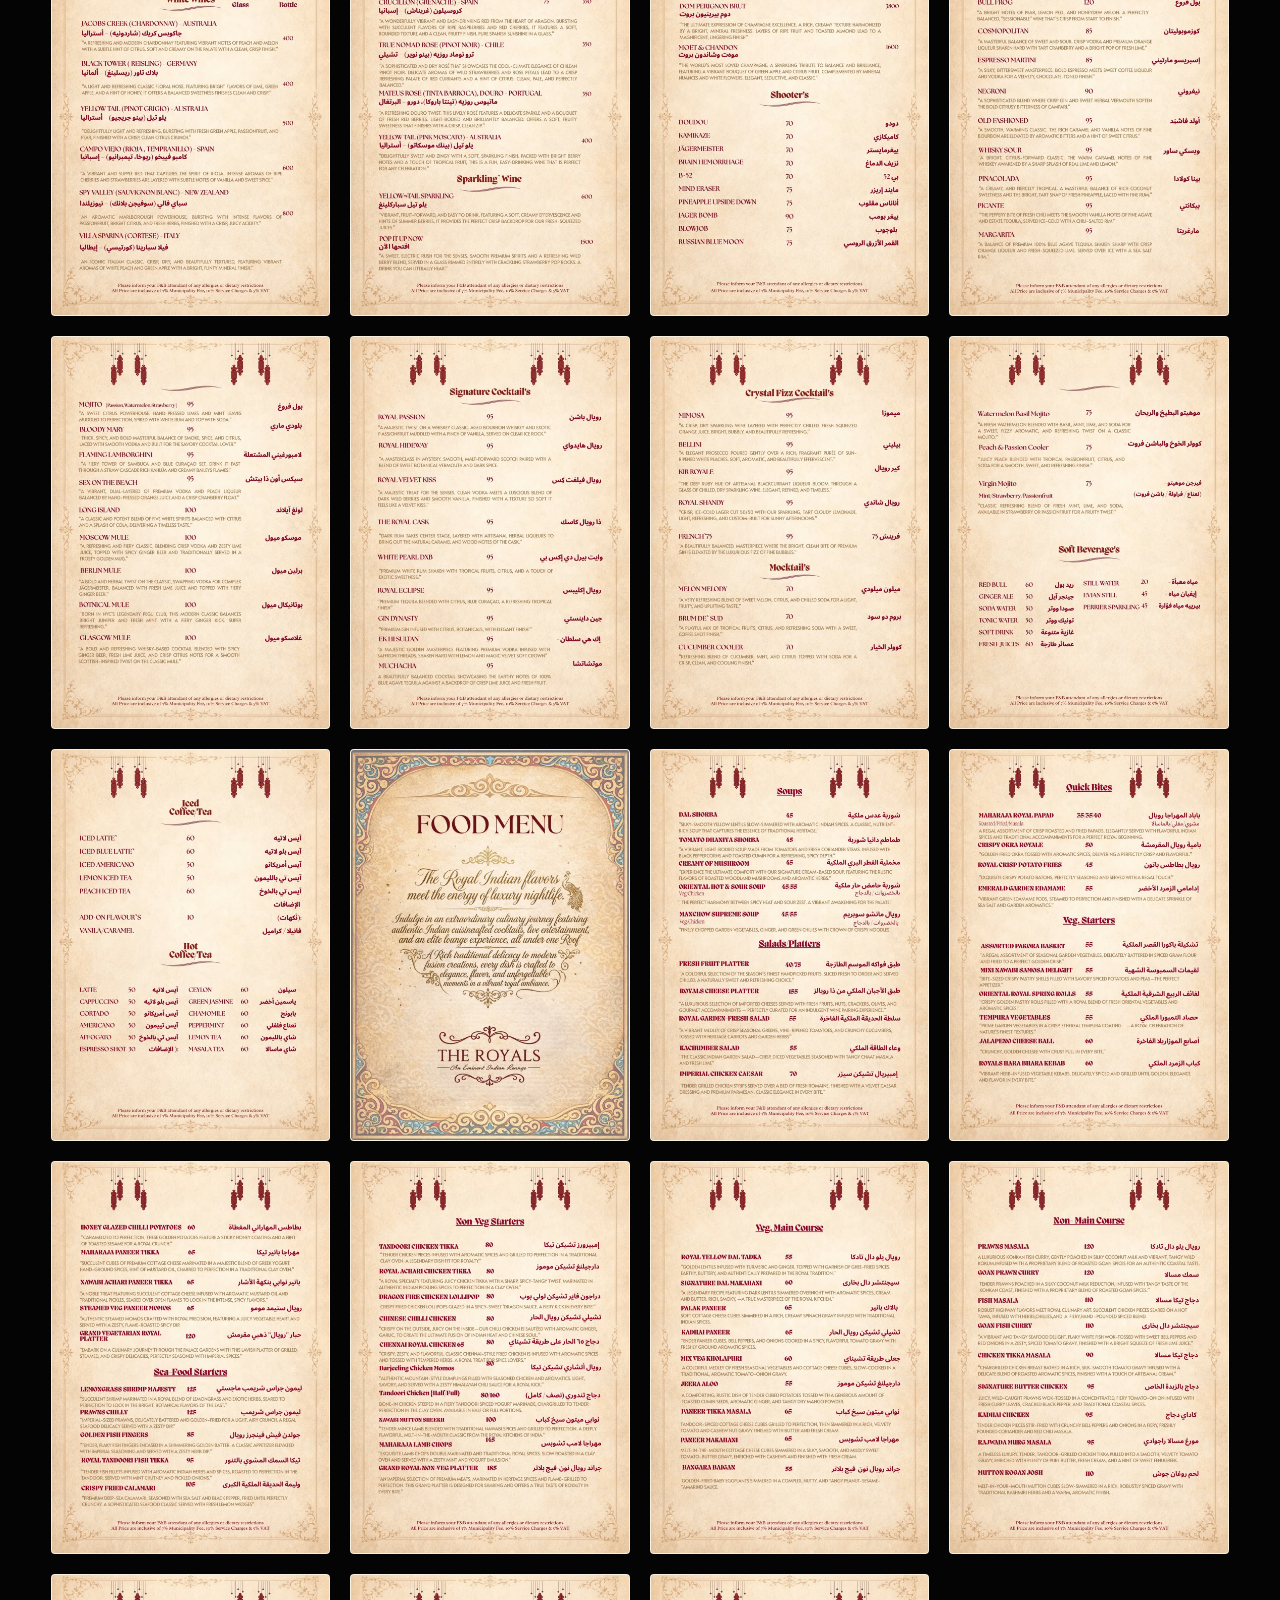
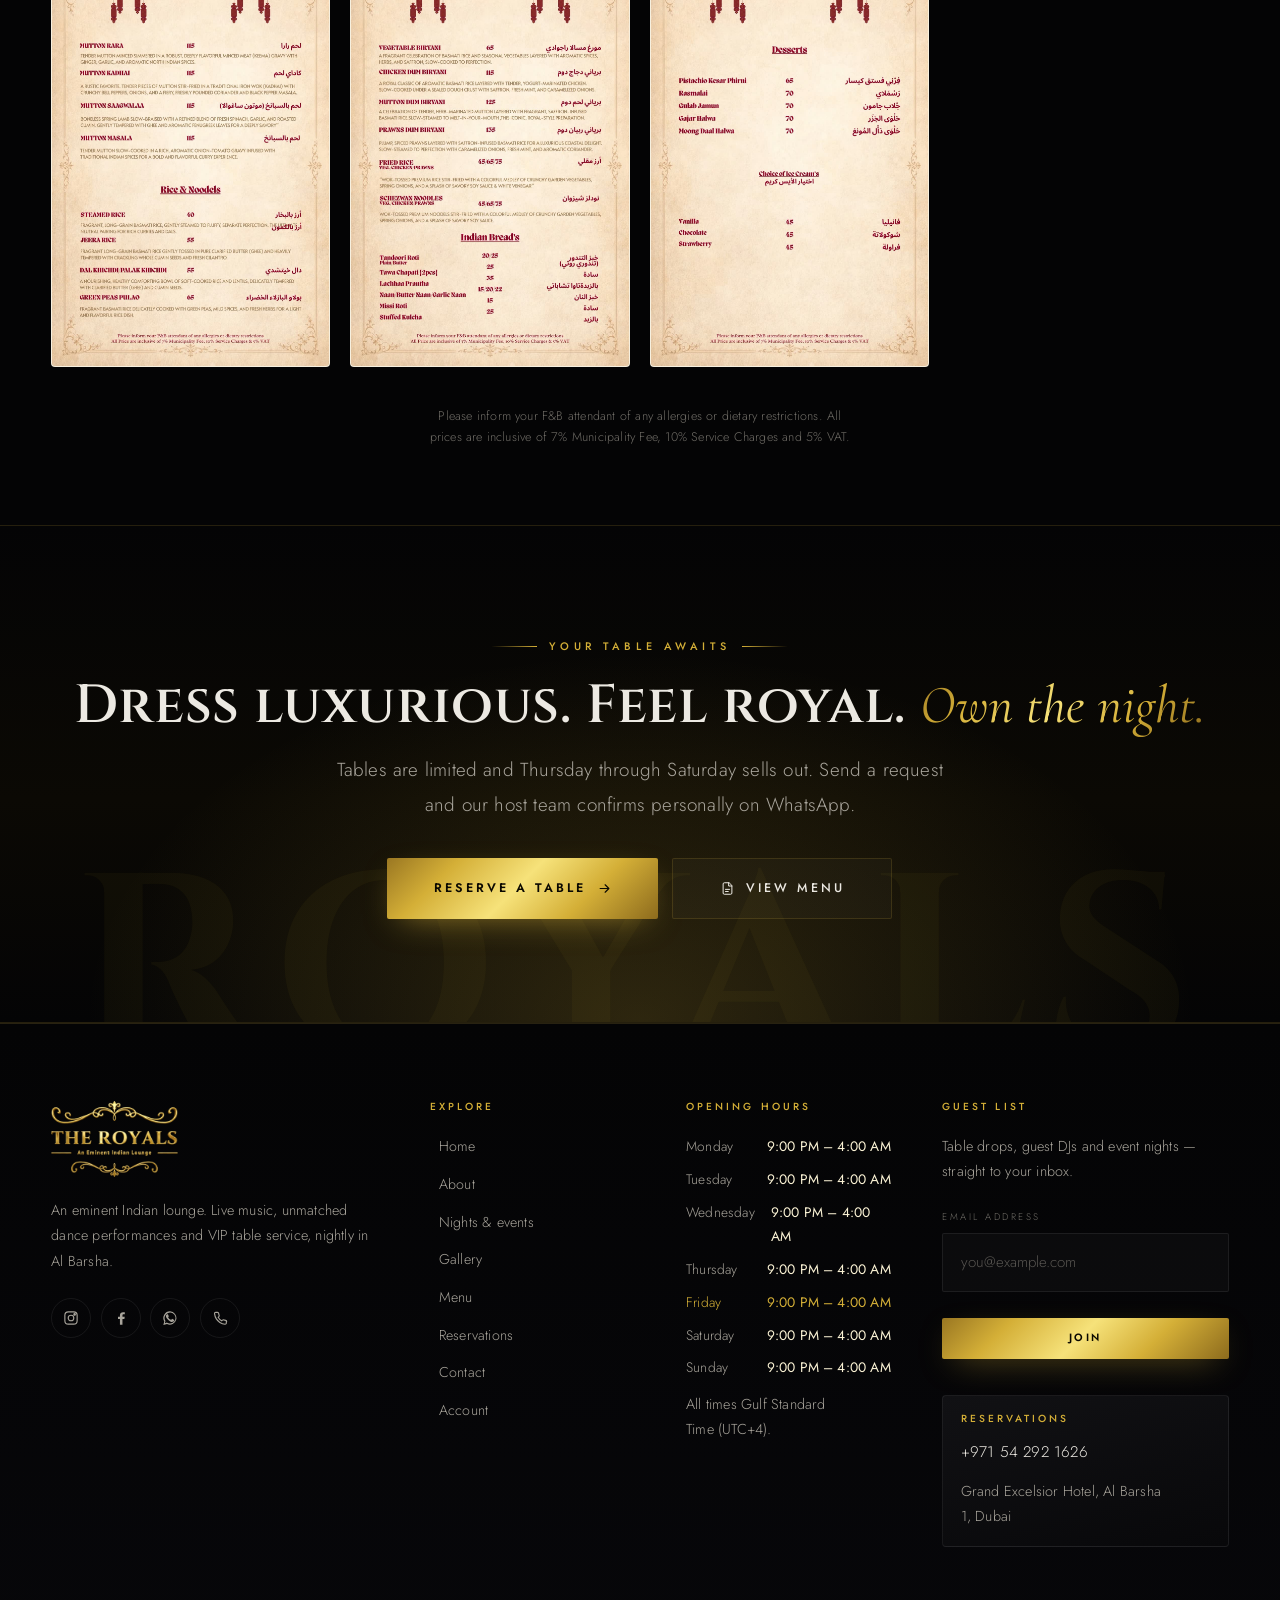
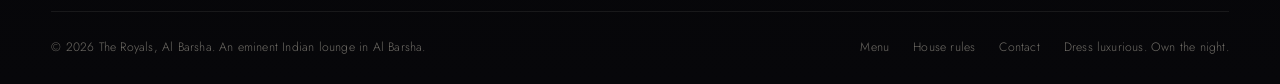
<file: menu.html>
<!DOCTYPE html>
<html lang="en" dir="ltr">
<head>
<meta charset="utf-8">
<meta name="viewport" content="width=device-width, initial-scale=1, viewport-fit=cover">
<title>Menu | The Royals, Al Barsha</title>
<meta name="description" content="The full menu at The Royals, Al Barsha: food, signature drinks, shisha and current offers. Every page in English and Arabic, priced in AED.">
<meta name="theme-color" content="#050505">
<script>document.documentElement.classList.add('js');</script>
<link rel="canonical" href="https://theroyalseminentlounge.com/menu">

<meta property="og:type" content="website">
<meta property="og:title" content="Menu — The Royals">
<meta property="og:description" content="Food, signature drinks, shisha and offers. English and Arabic, priced in AED.">
<meta property="og:locale" content="en_AE">
<meta property="og:image" content="https://theroyalseminentlounge.com/assets/img/hero-poster.jpg">
<meta name="twitter:card" content="summary_large_image">

<link rel="icon" href="assets/img/favicon.png" type="image/png" sizes="64x64">
<link rel="apple-touch-icon" href="assets/img/apple-touch-icon.png">

<link rel="preconnect" href="https://fonts.googleapis.com">
<link rel="preconnect" href="https://fonts.gstatic.com" crossorigin>
<link href="https://fonts.googleapis.com/css2?family=Cinzel:wght@400;500;600;700&family=Cormorant+Garamond:ital,wght@0,400;0,600;1,400;1,600&family=Jost:wght@200;300;400;500;600&display=swap" rel="stylesheet">
<link rel="stylesheet" href="assets/css/style.css">
</head>
<body>

<a class="skip-link" href="#main">Skip to content</a>

<!-- ===================== ICON SPRITE ===================== -->
<svg xmlns="http://www.w3.org/2000/svg" style="display:none" aria-hidden="true">
  <symbol id="i-crown" viewBox="0 0 24 24"><path d="M2.6 8 L7 11.6 L12 4.4 L17 11.6 L21.4 8 L19.6 19H4.4Z" fill="currentColor"/><rect x="4.4" y="20.2" width="15.2" height="1.7" rx=".8" fill="currentColor"/><circle cx="2.6" cy="7" r="1.5" fill="currentColor"/><circle cx="12" cy="3.4" r="1.7" fill="currentColor"/><circle cx="21.4" cy="7" r="1.5" fill="currentColor"/></symbol>
  <symbol id="i-arrow" viewBox="0 0 24 24" fill="none" stroke="currentColor" stroke-width="1.8" stroke-linecap="round" stroke-linejoin="round"><path d="M5 12h14M13 6l6 6-6 6"/></symbol>
  <symbol id="i-check" viewBox="0 0 24 24" fill="none" stroke="currentColor" stroke-width="2.4" stroke-linecap="round" stroke-linejoin="round"><path d="M4 12.5l5.2 5.2L20 7"/></symbol>
  <symbol id="i-check-circle" viewBox="0 0 24 24" fill="none" stroke="currentColor" stroke-width="1.8" stroke-linecap="round" stroke-linejoin="round"><circle cx="12" cy="12" r="9.2"/><path d="M8 12.4l2.8 2.8L16.4 9.6"/></symbol>
  <symbol id="i-alert" viewBox="0 0 24 24" fill="none" stroke="currentColor" stroke-width="1.8" stroke-linecap="round" stroke-linejoin="round"><circle cx="12" cy="12" r="9.2"/><path d="M12 7.6v5M12 16.2h.01"/></symbol>
  <symbol id="i-phone" viewBox="0 0 24 24" fill="none" stroke="currentColor" stroke-width="1.7" stroke-linecap="round" stroke-linejoin="round"><path d="M21.5 16.9v2.6a1.8 1.8 0 0 1-2 1.8 17.6 17.6 0 0 1-7.7-2.7 17.3 17.3 0 0 1-5.3-5.3A17.6 17.6 0 0 1 3.8 5.5a1.8 1.8 0 0 1 1.8-2h2.6a1.8 1.8 0 0 1 1.8 1.6c.1 1 .3 1.9.7 2.8a1.8 1.8 0 0 1-.4 1.9L9.2 11a14 14 0 0 0 5.3 5.3l1.2-1.1a1.8 1.8 0 0 1 1.9-.4c.9.3 1.8.6 2.8.7a1.8 1.8 0 0 1 1.6 1.8z"/></symbol>
  <symbol id="i-whatsapp" viewBox="0 0 24 24" fill="currentColor"><path d="M17.5 14.4c-.3-.2-1.8-.9-2-1-.3-.1-.5-.2-.7.1s-.8 1-.9 1.2c-.2.2-.3.2-.6.1a8.1 8.1 0 0 1-4-3.5c-.3-.5.3-.5.8-1.6.1-.2 0-.4 0-.5l-1-2.3c-.2-.6-.5-.5-.7-.5h-.6a1.2 1.2 0 0 0-.8.4 3.4 3.4 0 0 0-1.1 2.6 6 6 0 0 0 1.2 3.1 13.5 13.5 0 0 0 5.2 4.6c1.9.8 2.7.9 3.7.7a3.1 3.1 0 0 0 2-1.4 2.5 2.5 0 0 0 .2-1.4c-.1-.2-.3-.3-.6-.4zM12 2a10 10 0 0 0-8.6 15.1L2 22.5l5.5-1.4A10 10 0 1 0 12 2zm0 18.2a8.2 8.2 0 0 1-4.2-1.1l-.3-.2-3.2.8.9-3.2-.2-.3A8.2 8.2 0 1 1 12 20.2z"/></symbol>
  <symbol id="i-mail" viewBox="0 0 24 24" fill="none" stroke="currentColor" stroke-width="1.7" stroke-linecap="round" stroke-linejoin="round"><rect x="2.8" y="4.8" width="18.4" height="14.4" rx="2"/><path d="M3.4 6.4l8.6 6 8.6-6"/></symbol>
  <symbol id="i-pin" viewBox="0 0 24 24" fill="none" stroke="currentColor" stroke-width="1.7" stroke-linecap="round" stroke-linejoin="round"><path d="M20 10.4c0 5.6-8 12.2-8 12.2s-8-6.6-8-12.2a8 8 0 0 1 16 0z"/><circle cx="12" cy="10.2" r="2.9"/></symbol>
  <symbol id="i-clock" viewBox="0 0 24 24" fill="none" stroke="currentColor" stroke-width="1.7" stroke-linecap="round" stroke-linejoin="round"><circle cx="12" cy="12" r="9.2"/><path d="M12 6.8V12l3.4 2"/></symbol>
  <symbol id="i-star" viewBox="0 0 24 24" fill="currentColor"><path d="M12 2.6l2.9 5.9 6.5.9-4.7 4.6 1.1 6.5-5.8-3-5.8 3 1.1-6.5L2.6 9.4l6.5-.9z"/></symbol>
  <symbol id="i-zoom" viewBox="0 0 24 24" fill="none" stroke="currentColor" stroke-width="1.8" stroke-linecap="round"><circle cx="10.8" cy="10.8" r="7"/><path d="M15.8 15.8L21 21M10.8 8v5.6M8 10.8h5.6"/></symbol>
  <symbol id="i-left" viewBox="0 0 24 24" fill="none" stroke="currentColor" stroke-width="1.9" stroke-linecap="round" stroke-linejoin="round"><path d="M15 5l-7 7 7 7"/></symbol>
  <symbol id="i-right" viewBox="0 0 24 24" fill="none" stroke="currentColor" stroke-width="1.9" stroke-linecap="round" stroke-linejoin="round"><path d="M9 5l7 7-7 7"/></symbol>
  <symbol id="i-x" viewBox="0 0 24 24" fill="none" stroke="currentColor" stroke-width="1.9" stroke-linecap="round"><path d="M5.5 5.5l13 13M18.5 5.5l-13 13"/></symbol>
  <symbol id="i-music" viewBox="0 0 24 24" fill="none" stroke="currentColor" stroke-width="1.6" stroke-linecap="round" stroke-linejoin="round"><path d="M9.5 18.2V5.4l10-2v12.6"/><circle cx="7" cy="18.4" r="2.6"/><circle cx="17" cy="16.2" r="2.6"/></symbol>
  <symbol id="i-mic" viewBox="0 0 24 24" fill="none" stroke="currentColor" stroke-width="1.6" stroke-linecap="round" stroke-linejoin="round"><rect x="9" y="2.4" width="6" height="11.6" rx="3"/><path d="M5.4 11.4a6.6 6.6 0 0 0 13.2 0M12 18v3.6"/></symbol>
  <symbol id="i-glass" viewBox="0 0 24 24" fill="none" stroke="currentColor" stroke-width="1.6" stroke-linecap="round" stroke-linejoin="round"><path d="M4 3.4h16l-8 8.6zM12 12v8.6M8 20.6h8"/></symbol>
  <symbol id="i-sparkle" viewBox="0 0 24 24" fill="currentColor"><path d="M12 2l1.8 6.4L20 10.2l-6.2 1.8L12 18.4l-1.8-6.4L4 10.2l6.2-1.8z"/><path d="M19 15l.8 2.6 2.6.8-2.6.8-.8 2.6-.8-2.6-2.6-.8 2.6-.8z" opacity=".65"/></symbol>
  <symbol id="i-users" viewBox="0 0 24 24" fill="none" stroke="currentColor" stroke-width="1.6" stroke-linecap="round" stroke-linejoin="round"><path d="M16.4 20.4v-1.8a3.6 3.6 0 0 0-3.6-3.6H6.4a3.6 3.6 0 0 0-3.6 3.6v1.8"/><circle cx="9.6" cy="7.6" r="3.6"/><path d="M21.2 20.4v-1.8a3.6 3.6 0 0 0-2.7-3.5M16.4 4.2a3.6 3.6 0 0 1 0 6.9"/></symbol>
  <symbol id="i-shield" viewBox="0 0 24 24" fill="none" stroke="currentColor" stroke-width="1.6" stroke-linecap="round" stroke-linejoin="round"><path d="M12 2.4l7.6 3.2v5.2c0 4.8-3.2 9.2-7.6 10.8-4.4-1.6-7.6-6-7.6-10.8V5.6z"/><path d="M9 12.2l2.2 2.2 4-4.2"/></symbol>
  <symbol id="i-car" viewBox="0 0 24 24" fill="none" stroke="currentColor" stroke-width="1.6" stroke-linecap="round" stroke-linejoin="round"><path d="M4.6 15.4h14.8M5.8 15.4l1.4-5a2 2 0 0 1 1.9-1.4h5.8a2 2 0 0 1 1.9 1.4l1.4 5"/><rect x="3" y="15.4" width="18" height="4.2" rx="1.4"/><path d="M6.4 19.6v1.6M17.6 19.6v1.6"/></symbol>
  <symbol id="i-metro" viewBox="0 0 24 24" fill="none" stroke="currentColor" stroke-width="1.6" stroke-linecap="round" stroke-linejoin="round"><rect x="5" y="2.8" width="14" height="14" rx="3.4"/><path d="M5 11.4h14M8.4 21.2l2.2-4.4M15.6 21.2l-2.2-4.4"/><circle cx="8.8" cy="14" r=".9" fill="currentColor"/><circle cx="15.2" cy="14" r=".9" fill="currentColor"/></symbol>
  <symbol id="i-calendar" viewBox="0 0 24 24" fill="none" stroke="currentColor" stroke-width="1.6" stroke-linecap="round" stroke-linejoin="round"><rect x="3.2" y="4.8" width="17.6" height="16" rx="2"/><path d="M3.2 9.6h17.6M8 2.8v4M16 2.8v4"/></symbol>
  <symbol id="i-instagram" viewBox="0 0 24 24" fill="none" stroke="currentColor" stroke-width="1.7"><rect x="2.8" y="2.8" width="18.4" height="18.4" rx="5.2"/><circle cx="12" cy="12" r="4.2"/><circle cx="17.4" cy="6.6" r="1.1" fill="currentColor"/></symbol>
  <symbol id="i-facebook" viewBox="0 0 24 24" fill="currentColor"><path d="M14.2 22v-8.4h2.9l.5-3.4h-3.4V8.1c0-1 .3-1.7 1.7-1.7h1.8V3.4A25 25 0 0 0 15 3.2c-2.7 0-4.6 1.7-4.6 4.7v2.3H7.5v3.4h2.9V22z"/></symbol>
  <symbol id="i-pdf" viewBox="0 0 24 24" fill="none" stroke="currentColor" stroke-width="1.6" stroke-linecap="round" stroke-linejoin="round"><path d="M14 2.8H7a2 2 0 0 0-2 2v14.4a2 2 0 0 0 2 2h10a2 2 0 0 0 2-2V7.8z"/><path d="M13.8 2.8v5.2H19M8.8 13.4h6.4M8.8 16.8h4.4"/></symbol>
  <symbol id="i-info" viewBox="0 0 24 24" fill="none" stroke="currentColor" stroke-width="1.6" stroke-linecap="round" stroke-linejoin="round"><circle cx="12" cy="12" r="9.2"/><path d="M12 11v5.4M12 7.8h.01"/></symbol>
</svg>

<!-- ===================== PRELOADER ===================== -->
<div class="preloader">
  <div class="preloader__inner">
    <img class="preloader__logo" src="assets/img/logo-royals-lg.png?v=7db8a831"
         alt="" width="460" height="300" fetchpriority="high">
    <div class="preloader__bar"><span></span></div>
  </div>
</div>

<!-- ===================== AMBIENT LAYERS ===================== -->
<div class="bg-fx" aria-hidden="true">
  <span class="glow glow--a"></span>
  <span class="glow glow--b"></span>
</div>
<canvas id="dust" aria-hidden="true"></canvas>
<div class="cursor" aria-hidden="true"></div>
<div class="cursor-dot" aria-hidden="true"></div>
<div class="scroll-progress" aria-hidden="true"></div>

<!-- ===================== HEADER ===================== -->
<header class="header">
  <div class="shell header__inner">
    <a class="brand" href="index.html" aria-label="The Royals, an eminent Indian lounge — home">
      <img class="brand__logo" src="assets/img/logo-royals.png?v=0b7cb893"
           alt="The Royals" width="330" height="198" fetchpriority="high" decoding="async">
    </a>

    <nav class="nav" aria-label="Primary">
      <a class="nav__link" href="index.html">Home</a>
      <a class="nav__link" href="about.html">About</a>
      <div class="nav__group">
        <a class="nav__link nav__link--sub" href="gallery.html" aria-haspopup="true" aria-expanded="false">
          Gallery
          <svg class="nav__caret" viewBox="0 0 24 24" aria-hidden="true"><use href="#i-right"></use></svg>
        </a>
        <div class="nav__menu" role="menu">
          <a role="menuitem" href="gallery.html?view=venue">Venue</a>
          <a role="menuitem" href="gallery.html?view=performance">Performance</a>
        </div>
      </div>
      <a class="nav__link" href="menu.html" data-menu-link>Menu</a>
      <a class="nav__link" href="contact.html">Contact</a>
    </nav>

    <div class="header__actions">
      <div class="locpick" data-location-picker hidden></div>
      <a class="acct-link" href="account.html" aria-label="Your account" title="Your account"><svg viewBox="0 0 24 24"><use href="#i-users"></use></svg></a>
      <span class="status-pill" data-status-pill>
        <span class="status-pill__dot"></span>
        <span data-status-label>Closed</span>
      </span>
      <a class="btn btn--gold btn--sm" href="reservations.html">
        Reserve a table
        <svg viewBox="0 0 24 24"><use href="#i-arrow"></use></svg>
      </a>
      <button class="burger" type="button" aria-label="Open menu" aria-expanded="false" aria-controls="drawer">
        <span></span><span></span><span></span>
      </button>
    </div>
  </div>
</header>

<!-- ===================== MOBILE DRAWER ===================== -->
<div class="drawer" id="drawer" aria-hidden="true">
  <div></div>
  <nav class="drawer__body" aria-label="Mobile">
    <a class="drawer__link" href="index.html"><span>01</span>Home</a>
    <a class="drawer__link" href="about.html"><span>02</span>About</a>
    <a class="drawer__link" href="gallery.html"><span>03</span>Gallery</a>
    <div class="drawer__subs">
      <a class="drawer__sub" href="gallery.html?view=venue">Venue</a>
      <a class="drawer__sub" href="gallery.html?view=performance">Performance</a>
    </div>
    <a class="drawer__link" href="menu.html" data-menu-link><span>04</span>Menu</a>
    <a class="drawer__link" href="reservations.html"><span>05</span>Reserve</a>
    <a class="drawer__link" href="contact.html"><span>06</span>Contact</a>
    <a class="drawer__link" href="account.html"><span>07</span>Account</a>
  </nav>
  <div class="drawer__foot">
    <div class="locpick" data-location-picker hidden></div>
    <span class="status-pill" data-status-pill style="justify-self:start">
      <span class="status-pill__dot"></span>
      <span data-status-label>Closed</span>
      <span>· Dubai <b data-dubai-clock>--:--</b></span>
    </span>
    <a class="btn btn--gold btn--block" href="reservations.html">Reserve a table</a>
    <a class="btn btn--ghost btn--block" href="tel:+971542921626">
      <svg viewBox="0 0 24 24"><use href="#i-phone"></use></svg>
      +971 54 292 1626
    </a>
  </div>
</div>

<main id="main">

  <section class="page-hero page-hero--menu">
    <div class="shell">
      <span class="eyebrow eyebrow--lg is-centered">The Menu</span>
      <h1>Food, drinks <span class="script gold-text">&amp; shisha</span></h1>
      <p class="lead">Every page in English and Arabic, priced in UAE Dirhams.
        Tap any page to open it full size.</p>
      <nav class="crumbs" aria-label="Breadcrumb"><a href="index.html">Home</a><span>/</span>Menu</nav>
    </div>
  </section>

  <section class="section section--tight">
    <div class="shell">
      <div class="tabs" data-menu-tabs role="tablist" aria-label="Menu sections">
        <button class="tab is-active" type="button" role="tab" data-menu-tab="food">Menu<span class="tab__count">27</span></button>
        <button class="tab" type="button" role="tab" data-menu-tab="signature">Signature Drinks<span class="tab__count">1</span></button>
        <button class="tab" type="button" role="tab" data-menu-tab="shisha">Shisha<span class="tab__count">1</span></button>
        <button class="tab" type="button" role="tab" data-menu-tab="offers">Offers<span class="tab__count">4</span></button>
      </div>

      <div class="menu-pages" data-reveal>
    <div data-menu-panel="food">
      <div class="gallery gallery--menu">
        <figure class="gallery__item" tabindex="0" role="button"
                 data-full="assets/menu/food-01.jpg"
                 data-title="Menu" data-caption="Page 1 of 27">
          <img src="assets/menu/food-01.jpg" alt="Menu, page 1 of 27" loading="lazy" decoding="async" width="1100" height="1550">
          <figcaption class="gallery__cap">
            <div><h4>Menu</h4><p>Page 1</p></div>
            <span class="gallery__zoom"><svg viewBox="0 0 24 24"><use href="#i-zoom"></use></svg></span>
          </figcaption>
        </figure>
        <figure class="gallery__item" tabindex="0" role="button"
                 data-full="assets/menu/food-02.jpg"
                 data-title="Menu" data-caption="Page 2 of 27">
          <img src="assets/menu/food-02.jpg" alt="Menu, page 2 of 27" loading="lazy" decoding="async" width="1100" height="1550">
          <figcaption class="gallery__cap">
            <div><h4>Menu</h4><p>Page 2</p></div>
            <span class="gallery__zoom"><svg viewBox="0 0 24 24"><use href="#i-zoom"></use></svg></span>
          </figcaption>
        </figure>
        <figure class="gallery__item" tabindex="0" role="button"
                 data-full="assets/menu/food-03.jpg"
                 data-title="Menu" data-caption="Page 3 of 27">
          <img src="assets/menu/food-03.jpg" alt="Menu, page 3 of 27" loading="lazy" decoding="async" width="1100" height="1550">
          <figcaption class="gallery__cap">
            <div><h4>Menu</h4><p>Page 3</p></div>
            <span class="gallery__zoom"><svg viewBox="0 0 24 24"><use href="#i-zoom"></use></svg></span>
          </figcaption>
        </figure>
        <figure class="gallery__item" tabindex="0" role="button"
                 data-full="assets/menu/food-04.jpg"
                 data-title="Menu" data-caption="Page 4 of 27">
          <img src="assets/menu/food-04.jpg" alt="Menu, page 4 of 27" loading="lazy" decoding="async" width="1100" height="1550">
          <figcaption class="gallery__cap">
            <div><h4>Menu</h4><p>Page 4</p></div>
            <span class="gallery__zoom"><svg viewBox="0 0 24 24"><use href="#i-zoom"></use></svg></span>
          </figcaption>
        </figure>
        <figure class="gallery__item" tabindex="0" role="button"
                 data-full="assets/menu/food-05.jpg"
                 data-title="Menu" data-caption="Page 5 of 27">
          <img src="assets/menu/food-05.jpg" alt="Menu, page 5 of 27" loading="lazy" decoding="async" width="1100" height="1550">
          <figcaption class="gallery__cap">
            <div><h4>Menu</h4><p>Page 5</p></div>
            <span class="gallery__zoom"><svg viewBox="0 0 24 24"><use href="#i-zoom"></use></svg></span>
          </figcaption>
        </figure>
        <figure class="gallery__item" tabindex="0" role="button"
                 data-full="assets/menu/food-06.jpg"
                 data-title="Menu" data-caption="Page 6 of 27">
          <img src="assets/menu/food-06.jpg" alt="Menu, page 6 of 27" loading="lazy" decoding="async" width="1100" height="1550">
          <figcaption class="gallery__cap">
            <div><h4>Menu</h4><p>Page 6</p></div>
            <span class="gallery__zoom"><svg viewBox="0 0 24 24"><use href="#i-zoom"></use></svg></span>
          </figcaption>
        </figure>
        <figure class="gallery__item" tabindex="0" role="button"
                 data-full="assets/menu/food-07.jpg"
                 data-title="Menu" data-caption="Page 7 of 27">
          <img src="assets/menu/food-07.jpg" alt="Menu, page 7 of 27" loading="lazy" decoding="async" width="1100" height="1550">
          <figcaption class="gallery__cap">
            <div><h4>Menu</h4><p>Page 7</p></div>
            <span class="gallery__zoom"><svg viewBox="0 0 24 24"><use href="#i-zoom"></use></svg></span>
          </figcaption>
        </figure>
        <figure class="gallery__item" tabindex="0" role="button"
                 data-full="assets/menu/food-08.jpg"
                 data-title="Menu" data-caption="Page 8 of 27">
          <img src="assets/menu/food-08.jpg" alt="Menu, page 8 of 27" loading="lazy" decoding="async" width="1100" height="1550">
          <figcaption class="gallery__cap">
            <div><h4>Menu</h4><p>Page 8</p></div>
            <span class="gallery__zoom"><svg viewBox="0 0 24 24"><use href="#i-zoom"></use></svg></span>
          </figcaption>
        </figure>
        <figure class="gallery__item" tabindex="0" role="button"
                 data-full="assets/menu/food-09.jpg"
                 data-title="Menu" data-caption="Page 9 of 27">
          <img src="assets/menu/food-09.jpg" alt="Menu, page 9 of 27" loading="lazy" decoding="async" width="1100" height="1550">
          <figcaption class="gallery__cap">
            <div><h4>Menu</h4><p>Page 9</p></div>
            <span class="gallery__zoom"><svg viewBox="0 0 24 24"><use href="#i-zoom"></use></svg></span>
          </figcaption>
        </figure>
        <figure class="gallery__item" tabindex="0" role="button"
                 data-full="assets/menu/food-10.jpg"
                 data-title="Menu" data-caption="Page 10 of 27">
          <img src="assets/menu/food-10.jpg" alt="Menu, page 10 of 27" loading="lazy" decoding="async" width="1100" height="1550">
          <figcaption class="gallery__cap">
            <div><h4>Menu</h4><p>Page 10</p></div>
            <span class="gallery__zoom"><svg viewBox="0 0 24 24"><use href="#i-zoom"></use></svg></span>
          </figcaption>
        </figure>
        <figure class="gallery__item" tabindex="0" role="button"
                 data-full="assets/menu/food-11.jpg"
                 data-title="Menu" data-caption="Page 11 of 27">
          <img src="assets/menu/food-11.jpg" alt="Menu, page 11 of 27" loading="lazy" decoding="async" width="1100" height="1550">
          <figcaption class="gallery__cap">
            <div><h4>Menu</h4><p>Page 11</p></div>
            <span class="gallery__zoom"><svg viewBox="0 0 24 24"><use href="#i-zoom"></use></svg></span>
          </figcaption>
        </figure>
        <figure class="gallery__item" tabindex="0" role="button"
                 data-full="assets/menu/food-12.jpg"
                 data-title="Menu" data-caption="Page 12 of 27">
          <img src="assets/menu/food-12.jpg" alt="Menu, page 12 of 27" loading="lazy" decoding="async" width="1100" height="1550">
          <figcaption class="gallery__cap">
            <div><h4>Menu</h4><p>Page 12</p></div>
            <span class="gallery__zoom"><svg viewBox="0 0 24 24"><use href="#i-zoom"></use></svg></span>
          </figcaption>
        </figure>
        <figure class="gallery__item" tabindex="0" role="button"
                 data-full="assets/menu/food-13.jpg"
                 data-title="Menu" data-caption="Page 13 of 27">
          <img src="assets/menu/food-13.jpg" alt="Menu, page 13 of 27" loading="lazy" decoding="async" width="1100" height="1550">
          <figcaption class="gallery__cap">
            <div><h4>Menu</h4><p>Page 13</p></div>
            <span class="gallery__zoom"><svg viewBox="0 0 24 24"><use href="#i-zoom"></use></svg></span>
          </figcaption>
        </figure>
        <figure class="gallery__item" tabindex="0" role="button"
                 data-full="assets/menu/food-14.jpg"
                 data-title="Menu" data-caption="Page 14 of 27">
          <img src="assets/menu/food-14.jpg" alt="Menu, page 14 of 27" loading="lazy" decoding="async" width="1100" height="1550">
          <figcaption class="gallery__cap">
            <div><h4>Menu</h4><p>Page 14</p></div>
            <span class="gallery__zoom"><svg viewBox="0 0 24 24"><use href="#i-zoom"></use></svg></span>
          </figcaption>
        </figure>
        <figure class="gallery__item" tabindex="0" role="button"
                 data-full="assets/menu/food-15.jpg"
                 data-title="Menu" data-caption="Page 15 of 27">
          <img src="assets/menu/food-15.jpg" alt="Menu, page 15 of 27" loading="lazy" decoding="async" width="1100" height="1550">
          <figcaption class="gallery__cap">
            <div><h4>Menu</h4><p>Page 15</p></div>
            <span class="gallery__zoom"><svg viewBox="0 0 24 24"><use href="#i-zoom"></use></svg></span>
          </figcaption>
        </figure>
        <figure class="gallery__item" tabindex="0" role="button"
                 data-full="assets/menu/food-16.jpg"
                 data-title="Menu" data-caption="Page 16 of 27">
          <img src="assets/menu/food-16.jpg" alt="Menu, page 16 of 27" loading="lazy" decoding="async" width="1100" height="1550">
          <figcaption class="gallery__cap">
            <div><h4>Menu</h4><p>Page 16</p></div>
            <span class="gallery__zoom"><svg viewBox="0 0 24 24"><use href="#i-zoom"></use></svg></span>
          </figcaption>
        </figure>
        <figure class="gallery__item" tabindex="0" role="button"
                 data-full="assets/menu/food-17.jpg"
                 data-title="Menu" data-caption="Page 17 of 27">
          <img src="assets/menu/food-17.jpg" alt="Menu, page 17 of 27" loading="lazy" decoding="async" width="1100" height="1550">
          <figcaption class="gallery__cap">
            <div><h4>Menu</h4><p>Page 17</p></div>
            <span class="gallery__zoom"><svg viewBox="0 0 24 24"><use href="#i-zoom"></use></svg></span>
          </figcaption>
        </figure>
        <figure class="gallery__item" tabindex="0" role="button"
                 data-full="assets/menu/food-18.jpg"
                 data-title="Menu" data-caption="Page 18 of 27">
          <img src="assets/menu/food-18.jpg" alt="Menu, page 18 of 27" loading="lazy" decoding="async" width="1100" height="1550">
          <figcaption class="gallery__cap">
            <div><h4>Menu</h4><p>Page 18</p></div>
            <span class="gallery__zoom"><svg viewBox="0 0 24 24"><use href="#i-zoom"></use></svg></span>
          </figcaption>
        </figure>
        <figure class="gallery__item" tabindex="0" role="button"
                 data-full="assets/menu/food-19.jpg"
                 data-title="Menu" data-caption="Page 19 of 27">
          <img src="assets/menu/food-19.jpg" alt="Menu, page 19 of 27" loading="lazy" decoding="async" width="1100" height="1550">
          <figcaption class="gallery__cap">
            <div><h4>Menu</h4><p>Page 19</p></div>
            <span class="gallery__zoom"><svg viewBox="0 0 24 24"><use href="#i-zoom"></use></svg></span>
          </figcaption>
        </figure>
        <figure class="gallery__item" tabindex="0" role="button"
                 data-full="assets/menu/food-20.jpg"
                 data-title="Menu" data-caption="Page 20 of 27">
          <img src="assets/menu/food-20.jpg" alt="Menu, page 20 of 27" loading="lazy" decoding="async" width="1100" height="1550">
          <figcaption class="gallery__cap">
            <div><h4>Menu</h4><p>Page 20</p></div>
            <span class="gallery__zoom"><svg viewBox="0 0 24 24"><use href="#i-zoom"></use></svg></span>
          </figcaption>
        </figure>
        <figure class="gallery__item" tabindex="0" role="button"
                 data-full="assets/menu/food-21.jpg"
                 data-title="Menu" data-caption="Page 21 of 27">
          <img src="assets/menu/food-21.jpg" alt="Menu, page 21 of 27" loading="lazy" decoding="async" width="1100" height="1550">
          <figcaption class="gallery__cap">
            <div><h4>Menu</h4><p>Page 21</p></div>
            <span class="gallery__zoom"><svg viewBox="0 0 24 24"><use href="#i-zoom"></use></svg></span>
          </figcaption>
        </figure>
        <figure class="gallery__item" tabindex="0" role="button"
                 data-full="assets/menu/food-22.jpg"
                 data-title="Menu" data-caption="Page 22 of 27">
          <img src="assets/menu/food-22.jpg" alt="Menu, page 22 of 27" loading="lazy" decoding="async" width="1100" height="1550">
          <figcaption class="gallery__cap">
            <div><h4>Menu</h4><p>Page 22</p></div>
            <span class="gallery__zoom"><svg viewBox="0 0 24 24"><use href="#i-zoom"></use></svg></span>
          </figcaption>
        </figure>
        <figure class="gallery__item" tabindex="0" role="button"
                 data-full="assets/menu/food-23.jpg"
                 data-title="Menu" data-caption="Page 23 of 27">
          <img src="assets/menu/food-23.jpg" alt="Menu, page 23 of 27" loading="lazy" decoding="async" width="1100" height="1550">
          <figcaption class="gallery__cap">
            <div><h4>Menu</h4><p>Page 23</p></div>
            <span class="gallery__zoom"><svg viewBox="0 0 24 24"><use href="#i-zoom"></use></svg></span>
          </figcaption>
        </figure>
        <figure class="gallery__item" tabindex="0" role="button"
                 data-full="assets/menu/food-24.jpg"
                 data-title="Menu" data-caption="Page 24 of 27">
          <img src="assets/menu/food-24.jpg" alt="Menu, page 24 of 27" loading="lazy" decoding="async" width="1100" height="1550">
          <figcaption class="gallery__cap">
            <div><h4>Menu</h4><p>Page 24</p></div>
            <span class="gallery__zoom"><svg viewBox="0 0 24 24"><use href="#i-zoom"></use></svg></span>
          </figcaption>
        </figure>
        <figure class="gallery__item" tabindex="0" role="button"
                 data-full="assets/menu/food-25.jpg"
                 data-title="Menu" data-caption="Page 25 of 27">
          <img src="assets/menu/food-25.jpg" alt="Menu, page 25 of 27" loading="lazy" decoding="async" width="1100" height="1550">
          <figcaption class="gallery__cap">
            <div><h4>Menu</h4><p>Page 25</p></div>
            <span class="gallery__zoom"><svg viewBox="0 0 24 24"><use href="#i-zoom"></use></svg></span>
          </figcaption>
        </figure>
        <figure class="gallery__item" tabindex="0" role="button"
                 data-full="assets/menu/food-26.jpg"
                 data-title="Menu" data-caption="Page 26 of 27">
          <img src="assets/menu/food-26.jpg" alt="Menu, page 26 of 27" loading="lazy" decoding="async" width="1100" height="1550">
          <figcaption class="gallery__cap">
            <div><h4>Menu</h4><p>Page 26</p></div>
            <span class="gallery__zoom"><svg viewBox="0 0 24 24"><use href="#i-zoom"></use></svg></span>
          </figcaption>
        </figure>
        <figure class="gallery__item" tabindex="0" role="button"
                 data-full="assets/menu/food-27.jpg"
                 data-title="Menu" data-caption="Page 27 of 27">
          <img src="assets/menu/food-27.jpg" alt="Menu, page 27 of 27" loading="lazy" decoding="async" width="1100" height="1550">
          <figcaption class="gallery__cap">
            <div><h4>Menu</h4><p>Page 27</p></div>
            <span class="gallery__zoom"><svg viewBox="0 0 24 24"><use href="#i-zoom"></use></svg></span>
          </figcaption>
        </figure>
      </div>
    </div>

    <div data-menu-panel="signature" hidden>
      <div class="gallery gallery--menu">
        <figure class="gallery__item" tabindex="0" role="button"
                 data-full="assets/menu/signature-01.jpg"
                 data-title="Signature Drinks" data-caption="Page 1 of 1">
          <img src="assets/menu/signature-01.jpg" alt="Signature Drinks, page 1 of 1" loading="lazy" decoding="async" width="1100" height="1550">
          <figcaption class="gallery__cap">
            <div><h4>Signature Drinks</h4><p>Page 1</p></div>
            <span class="gallery__zoom"><svg viewBox="0 0 24 24"><use href="#i-zoom"></use></svg></span>
          </figcaption>
        </figure>
      </div>
    </div>

    <div data-menu-panel="shisha" hidden>
      <div class="gallery gallery--menu">
        <figure class="gallery__item" tabindex="0" role="button"
                 data-full="assets/menu/shisha-01.jpg"
                 data-title="Shisha" data-caption="Page 1 of 1">
          <img src="assets/menu/shisha-01.jpg" alt="Shisha, page 1 of 1" loading="lazy" decoding="async" width="1100" height="1550">
          <figcaption class="gallery__cap">
            <div><h4>Shisha</h4><p>Page 1</p></div>
            <span class="gallery__zoom"><svg viewBox="0 0 24 24"><use href="#i-zoom"></use></svg></span>
          </figcaption>
        </figure>
      </div>
    </div>

    <div data-menu-panel="offers" hidden>
      <div class="gallery gallery--menu">
        <figure class="gallery__item" tabindex="0" role="button"
                 data-full="assets/menu/offers-01.jpg"
                 data-title="Offers" data-caption="Page 1 of 4">
          <img src="assets/menu/offers-01.jpg" alt="Offers, page 1 of 4" loading="lazy" decoding="async" width="1100" height="1550">
          <figcaption class="gallery__cap">
            <div><h4>Offers</h4><p>Page 1</p></div>
            <span class="gallery__zoom"><svg viewBox="0 0 24 24"><use href="#i-zoom"></use></svg></span>
          </figcaption>
        </figure>
        <figure class="gallery__item" tabindex="0" role="button"
                 data-full="assets/menu/offers-02.jpg"
                 data-title="Offers" data-caption="Page 2 of 4">
          <img src="assets/menu/offers-02.jpg" alt="Offers, page 2 of 4" loading="lazy" decoding="async" width="1100" height="1550">
          <figcaption class="gallery__cap">
            <div><h4>Offers</h4><p>Page 2</p></div>
            <span class="gallery__zoom"><svg viewBox="0 0 24 24"><use href="#i-zoom"></use></svg></span>
          </figcaption>
        </figure>
        <figure class="gallery__item" tabindex="0" role="button"
                 data-full="assets/menu/offers-03.jpg"
                 data-title="Offers" data-caption="Page 3 of 4">
          <img src="assets/menu/offers-03.jpg" alt="Offers, page 3 of 4" loading="lazy" decoding="async" width="1100" height="1550">
          <figcaption class="gallery__cap">
            <div><h4>Offers</h4><p>Page 3</p></div>
            <span class="gallery__zoom"><svg viewBox="0 0 24 24"><use href="#i-zoom"></use></svg></span>
          </figcaption>
        </figure>
        <figure class="gallery__item" tabindex="0" role="button"
                 data-full="assets/menu/offers-04.jpg"
                 data-title="Offers" data-caption="Page 4 of 4">
          <img src="assets/menu/offers-04.jpg" alt="Offers, page 4 of 4" loading="lazy" decoding="async" width="1100" height="1550">
          <figcaption class="gallery__cap">
            <div><h4>Offers</h4><p>Page 4</p></div>
            <span class="gallery__zoom"><svg viewBox="0 0 24 24"><use href="#i-zoom"></use></svg></span>
          </figcaption>
        </figure>
      </div>
    </div>
      </div>

      <p class="menu__note">
        Please inform your F&amp;B attendant of any allergies or dietary restrictions.
        All prices are inclusive of 7% Municipality Fee, 10% Service Charges and 5% VAT.
      </p>
    </div>
  </section>

  <!-- ===================== CTA BAND ===================== -->
  <section class="cta-band">
    <span class="watermark" aria-hidden="true">ROYALS</span>
    <div class="shell">
      <div data-reveal>
        <span class="eyebrow is-centered">Your table awaits</span>
        <h2>Dress luxurious. Feel royal. <span class="script gold-text">Own the night.</span></h2>
        <p class="lead">
          Tables are limited and Thursday through Saturday sells out. Send a request and our host team
          confirms personally on WhatsApp.
        </p>
        <div class="cta-band__actions">
          <a class="btn btn--gold btn--lg" href="reservations.html">Reserve a table <svg viewBox="0 0 24 24"><use href="#i-arrow"></use></svg></a>
          <a class="btn btn--ghost btn--lg" href="menu.html" data-menu-link><svg viewBox="0 0 24 24"><use href="#i-pdf"></use></svg> View menu</a>
        </div>
      </div>
    </div>
  </section>

</main>

<!-- ===================== FOOTER ===================== -->
<footer class="footer">
  <div class="shell">
    <div class="footer__grid">
      <div class="footer__col">
        <a class="brand brand--lg" href="index.html">
          <img class="brand__logo" src="assets/img/logo-royals.png?v=0b7cb893"
               alt="The Royals" width="330" height="198" loading="lazy" decoding="async">
        </a>
        <p>An eminent Indian lounge. Live music, unmatched dance performances and VIP table service, nightly in Al Barsha.</p>
        <div class="socials">
          <a href="https://www.instagram.com/theroyalsdubai" target="_blank" rel="noopener" aria-label="Instagram"><svg viewBox="0 0 24 24"><use href="#i-instagram"></use></svg></a>
          <a href="https://www.instagram.com/theroyalsdubai" target="_blank" rel="noopener" aria-label="Facebook"><svg viewBox="0 0 24 24"><use href="#i-facebook"></use></svg></a>
          <a href="https://wa.me/971542921626" target="_blank" rel="noopener" aria-label="WhatsApp"><svg viewBox="0 0 24 24"><use href="#i-whatsapp"></use></svg></a>
          <a href="tel:+971542921626" aria-label="Call us"><svg viewBox="0 0 24 24"><use href="#i-phone"></use></svg></a>
        </div>
      </div>

      <div class="footer__col">
        <h4>Explore</h4>
        <nav class="footer__links" aria-label="Footer">
          <a href="index.html">Home</a>
          <a href="about.html">About</a>
          <a href="events.html">Nights &amp; events</a>
          <a href="gallery.html">Gallery</a>
          <a href="menu.html" data-menu-link>Menu</a>
          <a href="reservations.html">Reservations</a>
          <a href="contact.html">Contact</a>
          <a href="account.html">Account</a>
        </nav>
      </div>

      <div class="footer__col">
        <h4>Opening hours</h4>
        <div class="hours-list">
          <div data-day="1"><span>Monday</span><b data-loc="hours">9:00 PM – 4:00 AM</b></div>
          <div data-day="2"><span>Tuesday</span><b data-loc="hours">9:00 PM – 4:00 AM</b></div>
          <div data-day="3"><span>Wednesday</span><b data-loc="hours">9:00 PM – 4:00 AM</b></div>
          <div data-day="4"><span>Thursday</span><b data-loc="hours">9:00 PM – 4:00 AM</b></div>
          <div data-day="5"><span>Friday</span><b data-loc="hours">9:00 PM – 4:00 AM</b></div>
          <div data-day="6"><span>Saturday</span><b data-loc="hours">9:00 PM – 4:00 AM</b></div>
          <div data-day="0"><span>Sunday</span><b data-loc="hours">9:00 PM – 4:00 AM</b></div>
        </div>
        <p class="small muted mt-1">All times Gulf Standard Time (UTC+4).</p>
      </div>

      <div class="footer__col">
        <h4>Guest list</h4>
        <p class="small">Table drops, guest DJs and event nights — straight to your inbox.</p>
        <form class="form mt-2" data-newsletter novalidate>
          <div class="field">
            <label for="nl-email">Email address</label>
            <input type="email" id="nl-email" name="email" placeholder="you@example.com" autocomplete="email">
            <span class="field__error"></span>
          </div>
          <button class="btn btn--gold btn--sm" type="submit">Join</button>
        </form>
        <div class="contact-card mt-3" style="padding:1.1rem">
          <h4 style="margin:0">Reservations</h4>
          <p><a href="tel:+971542921626" data-loc-href="tel" data-loc="phone">+971 54 292 1626</a></p>
          <p class="small muted" style="margin:0">Grand Excelsior Hotel, Al Barsha 1, Dubai</p>
        </div>
      </div>
    </div>

    <div class="footer__bottom">
      <span>&copy; <span data-year>2026</span> The Royals, Al Barsha. An eminent Indian lounge in Al Barsha.</span>
      <div class="footer__legal">
        <a href="menu.html" data-menu-link>Menu</a>
        <a href="about#house-rules">House rules</a>
        <a href="contact.html">Contact</a>
        <span>Dress luxurious. Own the night.</span>
      </div>
    </div>
  </div>
</footer>

<!-- ===================== FLOATING ACTIONS ===================== -->
<div class="float-stack">
  <a class="fab fab--wa" href="https://wa.me/971542921626" target="_blank" rel="noopener" aria-label="Chat on WhatsApp">
    <svg viewBox="0 0 24 24"><use href="#i-whatsapp"></use></svg>
    <span class="fab__tip">Book on WhatsApp</span>
  </a>
  <button class="fab fab--top" type="button" aria-label="Back to top">
    <svg viewBox="0 0 24 24" style="transform:rotate(-90deg)"><use href="#i-arrow"></use></svg>
  </button>
</div>

<!-- ===================== LIGHTBOX ===================== -->
<div class="lightbox" aria-hidden="true" role="dialog" aria-modal="true" aria-label="Image viewer">
  <button class="lb-close" type="button" aria-label="Close"><svg viewBox="0 0 24 24"><use href="#i-x"></use></svg></button>
  <div class="lightbox__stage">
    <button class="lb-btn lb-prev" type="button" aria-label="Previous image"><svg viewBox="0 0 24 24"><use href="#i-left"></use></svg></button>
    <img data-lb-img alt="">
    <button class="lb-btn lb-next" type="button" aria-label="Next image"><svg viewBox="0 0 24 24"><use href="#i-right"></use></svg></button>
    <div class="lightbox__meta">
      <span><b data-lb-cap></b> · <span data-lb-cat></span></span>
      <span data-lb-index></span>
    </div>
  </div>
</div>

<script src="assets/js/main.js"></script>
</body>
</html>
</file>
<file: assets/css/style.css>
/* ==========================================================================
   THE ROYALS — An Eminent Indian Lounge, Al Barsha, Dubai
   Core stylesheet. Black & Gold design system.
   ========================================================================== */

/* --------------------------------------------------------------------------
   1. Design tokens
   -------------------------------------------------------------------------- */
:root {
  /* Surfaces */
  --black:        #040405;
  --ink:          #08080a;
  --ink-2:        #0d0d10;
  --panel:        #111114;
  --panel-2:      #17171b;
  --elevate:      #1d1d22;

  /* Gold ramp */
  --gold:         #d4af37;
  --gold-bright:  #f6e27a;
  --gold-pale:    #fbf3d5;
  --gold-deep:    #9a7722;
  --gold-shadow:  #6b5015;
  --gold-grad:    linear-gradient(135deg, #9a7722 0%, #d4af37 22%, #f6e27a 48%, #d4af37 72%, #8d6b1d 100%);
  --gold-grad-soft: linear-gradient(120deg, rgba(212,175,55,.18), rgba(246,226,122,.06));

  /* Text */
  --text:         #ece9e2;
  --text-soft:    #a8a49b;
  --text-mute:    #6f6c66;

  /* Lines & glass */
  --line:         rgba(212, 175, 55, .16);
  --line-soft:    rgba(255, 255, 255, .07);
  --glass:        rgba(255, 255, 255, .025);
  --glass-strong: rgba(255, 255, 255, .05);

  /* Type */
  --font-display: "Cinzel", "Times New Roman", serif;
  --font-serif:   "Cormorant Garamond", Georgia, serif;
  --font-body:    "Jost", "Segoe UI", system-ui, -apple-system, sans-serif;

  /* Rhythm */
  --section-y:    clamp(4.5rem, 9vw, 9rem);
  --gutter:       clamp(1.15rem, 4vw, 4.5rem);
  --maxw:         1280px;
  --radius:       2px;
  --radius-lg:    4px;

  /* Motion */
  --ease:         cubic-bezier(.22, .61, .36, 1);
  --ease-out:     cubic-bezier(.16, 1, .3, 1);
  --ease-in-out:  cubic-bezier(.65, .05, .36, 1);
  --dur:          .55s;

  /* Shadow */
  --shadow-soft:  0 18px 60px rgba(0, 0, 0, .55);
  --shadow-gold:  0 0 0 1px rgba(212,175,55,.2), 0 20px 60px -20px rgba(212,175,55,.35);

  --nav-h:        84px;
}

/* --------------------------------------------------------------------------
   2. Reset & base
   -------------------------------------------------------------------------- */
*, *::before, *::after { box-sizing: border-box; }

* { margin: 0; padding: 0; }

html {
  scroll-behavior: smooth;
  -webkit-text-size-adjust: 100%;
}

@media (prefers-reduced-motion: reduce) {
  html { scroll-behavior: auto; }
  *, *::before, *::after {
    animation-duration: .01ms !important;
    animation-iteration-count: 1 !important;
    transition-duration: .01ms !important;
    scroll-behavior: auto !important;
  }
}

body {
  background: var(--black);
  color: var(--text);
  font-family: var(--font-body);
  font-size: clamp(.95rem, .35vw + .88rem, 1.02rem);
  font-weight: 300;
  line-height: 1.75;
  letter-spacing: .012em;
  overflow-x: hidden;
  -webkit-font-smoothing: antialiased;
  -moz-osx-font-smoothing: grayscale;
  text-rendering: optimizeLegibility;
}

body.is-locked { overflow: hidden; }

img, svg, video, canvas { display: block; max-width: 100%; height: auto; }

a { color: inherit; text-decoration: none; }

button, input, select, textarea { font: inherit; color: inherit; background: none; border: none; }

button { cursor: pointer; }

ul, ol { list-style: none; }

::selection { background: var(--gold); color: #000; }

/* Scrollbar */
::-webkit-scrollbar { width: 10px; }
::-webkit-scrollbar-track { background: var(--black); }
::-webkit-scrollbar-thumb {
  background: linear-gradient(180deg, var(--gold-deep), var(--gold));
  border: 3px solid var(--black);
  border-radius: 10px;
}
::-webkit-scrollbar-thumb:hover { background: var(--gold-bright); }

:focus-visible {
  outline: 2px solid var(--gold);
  outline-offset: 3px;
  border-radius: 2px;
}

/* --------------------------------------------------------------------------
   3. Typography
   -------------------------------------------------------------------------- */
h1, h2, h3, h4, h5 {
  font-family: var(--font-display);
  font-weight: 600;
  line-height: 1.08;
  letter-spacing: .015em;
  text-wrap: balance;
}

h1 { font-size: clamp(2.3rem, 6.2vw, 5.4rem); }
h2 { font-size: clamp(1.85rem, 4.2vw, 3.5rem); }
h3 { font-size: clamp(1.25rem, 2vw, 1.75rem); }
h4 { font-size: clamp(1.05rem, 1.4vw, 1.25rem); }

p { text-wrap: pretty; }

.gold-text {
  background: var(--gold-grad);
  -webkit-background-clip: text;
  background-clip: text;
  color: transparent;
  -webkit-text-fill-color: transparent;
}

.script {
  font-family: var(--font-serif);
  font-style: italic;
  font-weight: 400;
  text-transform: none;
  letter-spacing: 0;
}

.lead {
  font-size: clamp(1rem, 1.5vw, 1.18rem);
  color: var(--text-soft);
  font-weight: 300;
  line-height: 1.85;
}

.muted { color: var(--text-soft); }
.small { font-size: .82rem; }

/* Eyebrow / section kicker */
.eyebrow {
  display: inline-flex;
  align-items: center;
  gap: .75rem;
  font-family: var(--font-body);
  font-size: .68rem;
  font-weight: 500;
  letter-spacing: .42em;
  text-transform: uppercase;
  color: var(--gold);
  margin-bottom: 1.25rem;
}

.eyebrow::before {
  content: "";
  width: clamp(24px, 4vw, 46px);
  height: 1px;
  background: linear-gradient(90deg, transparent, var(--gold));
}

.eyebrow.is-centered::after {
  content: "";
  width: clamp(24px, 4vw, 46px);
  height: 1px;
  background: linear-gradient(270deg, transparent, var(--gold));
}

/* --------------------------------------------------------------------------
   4. Layout primitives
   -------------------------------------------------------------------------- */
.shell {
  width: 100%;
  max-width: var(--maxw);
  margin-inline: auto;
  padding-inline: var(--gutter);
}

.section {
  position: relative;
  padding-block: var(--section-y);
}

.section--tight { padding-block: clamp(3rem, 6vw, 5.5rem); }

.section-head { max-width: 62ch; margin-bottom: clamp(2.25rem, 4vw, 3.75rem); }
.section-head.is-centered { margin-inline: auto; text-align: center; }

.grid { display: grid; gap: clamp(1.1rem, 2.2vw, 2rem); }
.g-2 { grid-template-columns: repeat(2, minmax(0, 1fr)); }
.g-3 { grid-template-columns: repeat(3, minmax(0, 1fr)); }
.g-4 { grid-template-columns: repeat(4, minmax(0, 1fr)); }

.stack { display: flex; flex-direction: column; }
.row { display: flex; align-items: center; gap: 1rem; flex-wrap: wrap; }
.center { text-align: center; }

.divider {
  height: 1px;
  background: linear-gradient(90deg, transparent, var(--line), transparent);
  border: 0;
}

/* Ornamental crown separator */
.ornament {
  display: flex;
  align-items: center;
  justify-content: center;
  gap: 1rem;
  color: var(--gold);
  margin-block: clamp(1.25rem, 3vw, 2rem);
}
.ornament::before,
.ornament::after {
  content: "";
  height: 1px;
  width: clamp(40px, 12vw, 130px);
  background: linear-gradient(90deg, transparent, var(--gold-deep), transparent);
}
.ornament svg { width: 22px; height: 22px; opacity: .85; }

/* --------------------------------------------------------------------------
   5. Ambient background layers
   -------------------------------------------------------------------------- */
.bg-fx {
  position: fixed;
  inset: 0;
  pointer-events: none;
  z-index: 0;
  /* The glows are deliberately larger than the screen and sit partly off it.
     Clipping them here keeps the document's scroll width honest — body already
     hides the overflow, but without this the page still measures wider than the
     viewport, which is a trap for anything that reads scrollWidth. */
  overflow: hidden;
}

.bg-fx::before {
  /* fine film grain */
  content: "";
  position: absolute;
  inset: -50%;
  background-image: url("data:image/svg+xml,%3Csvg xmlns='http://www.w3.org/2000/svg' width='180' height='180'%3E%3Cfilter id='n'%3E%3CfeTurbulence type='fractalNoise' baseFrequency='.85' numOctaves='3' stitchTiles='stitch'/%3E%3C/filter%3E%3Crect width='100%25' height='100%25' filter='url(%23n)' opacity='.42'/%3E%3C/svg%3E");
  opacity: .045;
  animation: grain 7s steps(6) infinite;
}

@keyframes grain {
  0%, 100% { transform: translate(0, 0); }
  20% { transform: translate(-3%, 2%); }
  40% { transform: translate(2%, -3%); }
  60% { transform: translate(-2%, -2%); }
  80% { transform: translate(3%, 3%); }
}

.glow {
  position: absolute;
  border-radius: 50%;
  filter: blur(90px);
  opacity: .5;
}
.glow--a { top: -12%; left: -6%; width: 46vw; height: 46vw; background: radial-gradient(circle, rgba(212,175,55,.2), transparent 68%); }
.glow--b { bottom: -18%; right: -10%; width: 52vw; height: 52vw; background: radial-gradient(circle, rgba(154,119,34,.16), transparent 70%); }

#dust { position: fixed; inset: 0; z-index: 1; pointer-events: none; opacity: .55; }

/* --------------------------------------------------------------------------
   6. Buttons
   -------------------------------------------------------------------------- */
.btn {
  --btn-pad-y: .95rem;
  --btn-pad-x: 2.2rem;
  position: relative;
  display: inline-flex;
  align-items: center;
  justify-content: center;
  gap: .7rem;
  padding: var(--btn-pad-y) var(--btn-pad-x);
  font-family: var(--font-body);
  font-size: .74rem;
  font-weight: 500;
  letter-spacing: .24em;
  text-transform: uppercase;
  border-radius: var(--radius);
  transition: color .4s var(--ease), background .4s var(--ease),
              border-color .4s var(--ease), transform .35s var(--ease-out),
              box-shadow .4s var(--ease);
  overflow: hidden;
  isolation: isolate;
  white-space: nowrap;
}

.btn:active { transform: translateY(1px) scale(.99); }

.btn svg { width: 15px; height: 15px; flex: none; }

/* Primary — solid gold */
.btn--gold {
  background: var(--gold-grad);
  color: #0a0800;
  font-weight: 600;
  box-shadow: 0 10px 34px -14px rgba(212,175,55,.7);
}
.btn--gold::before {
  content: "";
  position: absolute;
  inset: 0;
  z-index: -1;
  background: linear-gradient(110deg, transparent 20%, rgba(255,255,255,.55) 48%, transparent 76%);
  transform: translateX(-120%);
  transition: transform .8s var(--ease-out);
}
.btn--gold:hover {
  transform: translateY(-3px);
  box-shadow: 0 18px 46px -14px rgba(212,175,55,.8);
}
.btn--gold:hover::before { transform: translateX(120%); }

/* Outline */
.btn--ghost {
  border: 1px solid var(--line);
  color: var(--text);
  background: var(--glass);
  -webkit-backdrop-filter: blur(6px);
  backdrop-filter: blur(6px);
}
.btn--ghost::before {
  content: "";
  position: absolute;
  inset: 0;
  z-index: -1;
  background: var(--gold-grad);
  transform: scaleX(0);
  transform-origin: left;
  transition: transform .5s var(--ease-out);
}
.btn--ghost:hover { color: #0a0800; border-color: transparent; transform: translateY(-3px); }
.btn--ghost:hover::before { transform: scaleX(1); }

/* Text link with underline sweep */
.btn--link {
  padding: .3rem 0;
  color: var(--gold);
  letter-spacing: .2em;
  background: none;
}
.btn--link::after {
  content: "";
  position: absolute;
  left: 0; bottom: 0;
  width: 100%;
  height: 1px;
  background: currentColor;
  transform: scaleX(0);
  transform-origin: right;
  transition: transform .45s var(--ease-out);
}
.btn--link:hover::after { transform: scaleX(1); transform-origin: left; }
.btn--link:hover svg { transform: translateX(4px); }
.btn--link svg { transition: transform .35s var(--ease-out); }

.btn--sm { --btn-pad-y: .68rem; --btn-pad-x: 1.4rem; font-size: .66rem; }
.btn--lg { --btn-pad-y: 1.15rem; --btn-pad-x: 2.9rem; font-size: .78rem; }
.btn--block { width: 100%; }

.btn[disabled], .btn.is-busy { opacity: .55; pointer-events: none; }

/* --------------------------------------------------------------------------
   7. Preloader
   -------------------------------------------------------------------------- */
.preloader {
  position: fixed;
  inset: 0;
  z-index: 9999;
  display: none;
  place-items: center;
  background: var(--black);
  transition: opacity .7s var(--ease), visibility .7s;
}
.preloader.is-done { opacity: 0; visibility: hidden; }

.preloader__inner { display: grid; justify-items: center; gap: 1.6rem; }

.preloader__crown {
  width: 68px;
  color: var(--gold);
  animation: crownPulse 1.9s var(--ease-in-out) infinite;
}
@keyframes crownPulse {
  0%, 100% { opacity: .35; transform: translateY(4px) scale(.96); }
  50% { opacity: 1; transform: translateY(-4px) scale(1); }
}

.preloader__word {
  font-family: var(--font-display);
  font-size: .82rem;
  letter-spacing: .58em;
  text-indent: .58em;
  color: var(--gold);
  text-transform: uppercase;
}

.preloader__bar {
  width: min(220px, 52vw);
  height: 1px;
  background: rgba(212,175,55,.18);
  overflow: hidden;
}
.preloader__bar span {
  display: block;
  height: 100%;
  width: 0;
  background: var(--gold-grad);
  transition: width .3s linear;
}

/* --------------------------------------------------------------------------
   8. Custom cursor (pointer devices only)
   -------------------------------------------------------------------------- */
.cursor, .cursor-dot {
  position: fixed;
  top: 0; left: 0;
  z-index: 9998;
  pointer-events: none;
  border-radius: 50%;
  mix-blend-mode: difference;
  opacity: 0;
  transition: opacity .3s;
}
.cursor {
  width: 34px; height: 34px;
  border: 1px solid var(--gold);
  transition: width .3s var(--ease-out), height .3s var(--ease-out),
              background .3s, opacity .3s, border-color .3s;
}
.cursor-dot { width: 5px; height: 5px; background: var(--gold); }

.cursor.is-active { opacity: 1; }
.cursor-dot.is-active { opacity: 1; }
.cursor.is-hover { width: 62px; height: 62px; background: rgba(212,175,55,.14); border-color: transparent; }

@media (hover: none), (pointer: coarse) {
  .cursor, .cursor-dot { display: none; }
}

/* --------------------------------------------------------------------------
   9. Scroll progress + header
   -------------------------------------------------------------------------- */
.scroll-progress {
  position: fixed;
  top: 0; left: 0;
  height: 2px;
  width: 0;
  background: var(--gold-grad);
  z-index: 1002;
  box-shadow: 0 0 12px rgba(212,175,55,.8);
}

.header {
  position: fixed;
  top: 0; left: 0; right: 0;
  z-index: 1000;
  transition: padding .4s var(--ease);
  /* No border and no shadow: the bar has to melt into the page, not sit on it. */
}

/* The scrim. Two layers, both taller than the bar so the fade has somewhere to
   finish, and both anchored to the top so the nav sits on the densest part.
   ::before is the tint, ::after the blur — the blur needs its own layer because
   backdrop-filter cannot fade on its own and would otherwise cut off in a hard
   line exactly where the tint has gone transparent. */
.header::before,
.header::after {
  content: "";
  position: absolute;
  left: 0; right: 0;
  top: 0;
  bottom: -38px;          /* the fade runs on past the bar itself */
  z-index: -1;
  pointer-events: none;
}

.header::before {
  background: linear-gradient(180deg,
    rgba(4, 4, 5, .80) 0%,
    rgba(4, 4, 5, .66) 30%,
    rgba(4, 4, 5, .40) 58%,
    rgba(4, 4, 5, .14) 80%,
    rgba(4, 4, 5, 0)  100%);
  opacity: .82;
  transition: opacity .5s var(--ease);
}

.header::after {
  -webkit-backdrop-filter: blur(16px) saturate(150%);
  backdrop-filter: blur(16px) saturate(150%);
  /* feather the blur out on the same curve as the tint */
  -webkit-mask-image: linear-gradient(180deg, #000 0%, #000 34%, rgba(0,0,0,.45) 68%, transparent 100%);
  mask-image: linear-gradient(180deg, #000 0%, #000 34%, rgba(0,0,0,.45) 68%, transparent 100%);
  opacity: 0;
  transition: opacity .5s var(--ease);
}

/* keep the logo and nav above both scrim layers */
.header__inner { position: relative; z-index: 1; }
.header__inner {
  display: flex;
  align-items: center;
  justify-content: space-between;
  gap: 1.5rem;
  height: var(--nav-h);
  transition: height .4s var(--ease);
}
/* Once scrolled, the tint firms up and the feathered blur fades in. The shape
   of the gradient never changes, so the bar deepens rather than gaining an edge. */
.header.is-stuck::before { opacity: 1; }
.header.is-stuck::after  { opacity: 1; }

/* Where the blur is unavailable the tint is carrying the whole job, so lean on
   it harder — still a fade to nothing, just a denser start. */
@supports not ((backdrop-filter: blur(1px)) or (-webkit-backdrop-filter: blur(1px))) {
  .header::before {
    background: linear-gradient(180deg,
      rgba(4, 4, 5, .94) 0%,
      rgba(4, 4, 5, .82) 30%,
      rgba(4, 4, 5, .52) 58%,
      rgba(4, 4, 5, .20) 80%,
      rgba(4, 4, 5, 0)  100%);
  }
}
.header.is-stuck .header__inner { height: 68px; }

/* Brand */
.brand { display: inline-flex; align-items: center; gap: .8rem; flex: none; }
.brand__mark { width: 38px; color: var(--gold); transition: transform .5s var(--ease-out); }
.brand:hover .brand__mark { transform: rotate(-6deg) scale(1.08); }
.brand__type { display: grid; line-height: 1; }
.brand__name {
  font-family: var(--font-display);
  font-size: 1.02rem;
  font-weight: 700;
  letter-spacing: .2em;
  background: var(--gold-grad);
  -webkit-background-clip: text; background-clip: text;
  color: transparent; -webkit-text-fill-color: transparent;
}
.brand__sub {
  font-size: .5rem;
  letter-spacing: .38em;
  color: var(--text-mute);
  text-transform: uppercase;
  margin-top: .34rem;
}

/* Desktop nav */
.nav { display: flex; align-items: center; gap: clamp(1rem, 2.4vw, 2.4rem); }
.nav__link {
  position: relative;
  font-size: .72rem;
  font-weight: 400;
  letter-spacing: .2em;
  text-transform: uppercase;
  color: var(--text-soft);
  padding: .4rem 0;
  transition: color .35s var(--ease);
}
.nav__link::after {
  content: "";
  position: absolute;
  left: 0; bottom: 0;
  width: 100%; height: 1px;
  background: var(--gold-grad);
  transform: scaleX(0);
  transform-origin: right;
  transition: transform .45s var(--ease-out);
}
.nav__link:hover, .nav__link.is-current { color: var(--gold); }
.nav__link:hover::after, .nav__link.is-current::after { transform: scaleX(1); transform-origin: left; }

.header__actions { display: flex; align-items: center; gap: .9rem; flex: none; }

/* Live open/closed pill */
.status-pill {
  display: inline-flex;
  align-items: center;
  gap: .5rem;
  padding: .42rem .85rem;
  border: 1px solid var(--line);
  border-radius: 100px;
  font-size: .6rem;
  letter-spacing: .16em;
  text-transform: uppercase;
  color: var(--text-soft);
  background: var(--glass);
  white-space: nowrap;
}
.status-pill__dot {
  width: 7px; height: 7px;
  border-radius: 50%;
  background: var(--text-mute);
  flex: none;
}
.status-pill.is-open { color: #9fe6b0; border-color: rgba(120, 230, 150, .3); }
.status-pill.is-open .status-pill__dot {
  background: #5ddc85;
  box-shadow: 0 0 0 0 rgba(93, 220, 133, .6);
  animation: livePing 2s infinite;
}
.status-pill.is-closed { color: var(--text-soft); }
@keyframes livePing {
  0% { box-shadow: 0 0 0 0 rgba(93,220,133,.55); }
  70% { box-shadow: 0 0 0 9px rgba(93,220,133,0); }
  100% { box-shadow: 0 0 0 0 rgba(93,220,133,0); }
}

/* Burger */
.burger {
  display: none;
  position: relative;
  width: 46px; height: 46px;
  border: 1px solid var(--line);
  border-radius: var(--radius);
  background: var(--glass);
  flex: none;
}
.burger span {
  position: absolute;
  left: 50%;
  width: 20px; height: 1.5px;
  background: var(--gold);
  transform: translateX(-50%);
  transition: transform .4s var(--ease-out), opacity .25s, width .3s;
}
.burger span:nth-child(1) { top: 17px; }
.burger span:nth-child(2) { top: 22.5px; width: 13px; }
.burger span:nth-child(3) { top: 28px; }
.burger.is-open span:nth-child(1) { transform: translateX(-50%) translateY(5.5px) rotate(45deg); }
.burger.is-open span:nth-child(2) { opacity: 0; width: 0; }
.burger.is-open span:nth-child(3) { transform: translateX(-50%) translateY(-5.5px) rotate(-45deg); }

/* Mobile drawer */
.drawer {
  position: fixed;
  inset: 0;
  z-index: 999;
  background: linear-gradient(160deg, #060607 0%, #0d0b06 55%, #050505 100%);
  display: grid;
  grid-template-rows: var(--nav-h) 1fr auto;
  clip-path: circle(0% at calc(100% - 46px) 42px);
  transition: clip-path .75s var(--ease-in-out);
  visibility: hidden;
  overflow-y: auto;
}
.drawer.is-open { clip-path: circle(150% at calc(100% - 46px) 42px); visibility: visible; }

.drawer__body {
  display: grid;
  align-content: center;
  gap: .25rem;
  padding: 2rem var(--gutter);
}
.drawer__link {
  display: flex;
  align-items: baseline;
  gap: 1rem;
  padding: .55rem 0;
  font-family: var(--font-display);
  font-size: clamp(1.7rem, 8vw, 2.7rem);
  letter-spacing: .02em;
  color: var(--text);
  opacity: 0;
  transform: translateY(26px);
  transition: color .35s var(--ease);
}
.drawer.is-open .drawer__link { animation: drawerIn .6s var(--ease-out) forwards; }
.drawer__link:nth-child(1) { animation-delay: .16s; }
.drawer__link:nth-child(2) { animation-delay: .22s; }
.drawer__link:nth-child(3) { animation-delay: .28s; }
.drawer__link:nth-child(4) { animation-delay: .34s; }
.drawer__link:nth-child(5) { animation-delay: .40s; }
.drawer__link:nth-child(6) { animation-delay: .46s; }
.drawer__link:nth-child(7) { animation-delay: .52s; }
.drawer__link span {
  font-family: var(--font-body);
  font-size: .62rem;
  letter-spacing: .3em;
  color: var(--gold-deep);
}
.drawer__link:hover, .drawer__link.is-current { color: var(--gold); }
@keyframes drawerIn { to { opacity: 1; transform: none; } }

.drawer__foot {
  display: grid;
  gap: 1.1rem;
  padding: 1.75rem var(--gutter) 2.5rem;
  border-top: 1px solid var(--line);
}

/* --------------------------------------------------------------------------
   10. Hero
   -------------------------------------------------------------------------- */
.hero {
  position: relative;
  min-height: 100svh;
  display: grid;
  align-items: center;
  padding-top: calc(var(--nav-h) + 2rem);
  padding-bottom: clamp(5rem, 10vh, 8rem);
  overflow: hidden;
  isolation: isolate;
}

.hero__media {
  position: absolute;
  inset: 0;
  z-index: -2;
}
.hero__media img,
.hero__media video {
  width: 100%; height: 100%;
  object-fit: cover;
  object-position: center;
  filter: grayscale(.34) contrast(1.16) brightness(.44);
  transform: scale(1.08);
  animation: kenburns 26s var(--ease-in-out) infinite alternate;
}
@keyframes kenburns {
  from { transform: scale(1.06) translate3d(0, 0, 0); }
  to   { transform: scale(1.18) translate3d(-1.5%, -1.5%, 0); }
}

.hero__scrim {
  position: absolute;
  inset: 0;
  z-index: -1;
  background:
    radial-gradient(120% 78% at 50% 8%, rgba(212,175,55,.16), transparent 58%),
    linear-gradient(180deg, rgba(4,4,5,.86) 0%, rgba(4,4,5,.52) 34%, rgba(4,4,5,.9) 82%, var(--black) 100%);
}

/* moving spotlight beams */
.hero__beams { position: absolute; inset: 0; z-index: -1; overflow: hidden; opacity: .5; }
.beam {
  position: absolute;
  top: -30%;
  width: 20vw;
  height: 150%;
  background: linear-gradient(180deg, rgba(246,226,122,.22), transparent 72%);
  filter: blur(28px);
  transform-origin: top center;
}
.beam--1 { left: 12%; animation: sweep 11s var(--ease-in-out) infinite alternate; }
.beam--2 { left: 46%; animation: sweep 14s var(--ease-in-out) -3s infinite alternate-reverse; opacity: .7; }
.beam--3 { left: 76%; animation: sweep 9s var(--ease-in-out) -5s infinite alternate; opacity: .55; }
@keyframes sweep {
  from { transform: rotate(-16deg) scaleY(.9); }
  to   { transform: rotate(15deg) scaleY(1.1); }
}

.hero__inner { position: relative; z-index: 2; max-width: 880px; }

.hero__badge {
  display: inline-flex;
  align-items: center;
  gap: .7rem;
  padding: .5rem 1.1rem;
  border: 1px solid var(--line);
  border-radius: 100px;
  background: rgba(10,10,12,.5);
  -webkit-backdrop-filter: blur(10px);
  backdrop-filter: blur(10px);
  font-size: .62rem;
  letter-spacing: .28em;
  text-transform: uppercase;
  color: var(--gold);
  margin-bottom: 1.6rem;
}
.hero__badge svg { width: 13px; height: 13px; }

.hero__title { margin-bottom: 1.5rem; }
.hero__title .line { display: block; overflow: hidden; }
.hero__title .line > span { display: block; }

.hero__title .script {
  display: block;
  font-size: clamp(1.6rem, 4.4vw, 3.1rem);
  color: var(--gold);
  margin-bottom: .1em;
}

.hero__copy { max-width: 56ch; margin-bottom: 2.4rem; }

.hero__cta { display: flex; flex-wrap: wrap; gap: .9rem; margin-bottom: 3rem; }

.hero__facts {
  display: flex;
  flex-wrap: wrap;
  gap: clamp(1.2rem, 4vw, 3.2rem);
  padding-top: 1.75rem;
  border-top: 1px solid var(--line-soft);
}
.hero__fact { display: grid; gap: .3rem; }
.hero__fact dt {
  font-size: .58rem;
  letter-spacing: .3em;
  text-transform: uppercase;
  color: var(--text-mute);
}
.hero__fact dd {
  font-family: var(--font-display);
  font-size: clamp(.95rem, 1.5vw, 1.12rem);
  color: var(--gold-pale);
  letter-spacing: .04em;
}

/* scroll cue */
.scroll-cue {
  position: absolute;
  left: 50%;
  bottom: clamp(1.5rem, 4vh, 2.75rem);
  transform: translateX(-50%);
  display: grid;
  justify-items: center;
  gap: .7rem;
  z-index: 3;
  font-size: .56rem;
  letter-spacing: .34em;
  text-transform: uppercase;
  color: var(--text-mute);
}
.scroll-cue__track {
  width: 1px; height: 52px;
  background: rgba(255,255,255,.14);
  overflow: hidden;
  position: relative;
}
.scroll-cue__track::after {
  content: "";
  position: absolute;
  inset: 0;
  background: var(--gold);
  animation: cueDrop 2.1s var(--ease-in-out) infinite;
}
@keyframes cueDrop {
  0% { transform: translateY(-100%); }
  55%, 100% { transform: translateY(100%); }
}

/* --------------------------------------------------------------------------
   11. Page hero (inner pages)
   -------------------------------------------------------------------------- */
.page-hero {
  position: relative;
  padding-top: calc(var(--nav-h) + clamp(3.5rem, 9vw, 7rem));
  padding-bottom: clamp(3rem, 7vw, 5.5rem);
  overflow: hidden;
  isolation: isolate;
  text-align: center;
}
.page-hero__bg {
  position: absolute;
  inset: 0;
  z-index: -2;
  background-size: cover;
  background-position: center;
  filter: grayscale(.4) brightness(.32) contrast(1.1);
  transform: scale(1.06);
}
.page-hero::after {
  content: "";
  position: absolute;
  inset: 0;
  z-index: -1;
  background:
    radial-gradient(90% 70% at 50% 0%, rgba(212,175,55,.14), transparent 60%),
    linear-gradient(180deg, rgba(4,4,5,.78), rgba(4,4,5,.94) 72%, var(--black));
}
.page-hero h1 { margin-bottom: 1rem; }
.page-hero .lead { max-width: 60ch; margin-inline: auto; }

.crumbs {
  display: flex;
  justify-content: center;
  align-items: center;
  gap: .6rem;
  margin-top: 1.75rem;
  font-size: .64rem;
  letter-spacing: .22em;
  text-transform: uppercase;
  color: var(--text-mute);
}
.crumbs a:hover { color: var(--gold); }
.crumbs span { color: var(--gold-deep); }

/* --------------------------------------------------------------------------
   12. Marquee ticker
   -------------------------------------------------------------------------- */
.ticker {
  position: relative;
  padding: 1.05rem 0;
  border-block: 1px solid var(--line);
  background: linear-gradient(90deg, rgba(212,175,55,.06), rgba(212,175,55,.02));
  overflow: hidden;
  z-index: 2;
}
.ticker__track {
  display: flex;
  width: max-content;
  animation: marquee 38s linear infinite;
}
.ticker:hover .ticker__track { animation-play-state: paused; }
.ticker__group { display: flex; align-items: center; }
.ticker__item {
  display: inline-flex;
  align-items: center;
  gap: 1.4rem;
  padding-inline: 1.4rem;
  font-family: var(--font-display);
  font-size: clamp(.8rem, 1.3vw, 1rem);
  letter-spacing: .26em;
  text-transform: uppercase;
  color: var(--text-soft);
  white-space: nowrap;
}
.ticker__item::after {
  content: "";
  width: 5px; height: 5px;
  border-radius: 50%;
  background: var(--gold);
  flex: none;
}
.ticker__item em { font-style: normal; color: var(--gold); }
@keyframes marquee { to { transform: translateX(-50%); } }

/* --------------------------------------------------------------------------
   13. Cards & panels
   -------------------------------------------------------------------------- */
.panel {
  position: relative;
  background: linear-gradient(160deg, var(--panel) 0%, var(--ink) 100%);
  border: 1px solid var(--line-soft);
  border-radius: var(--radius-lg);
  padding: clamp(1.5rem, 2.6vw, 2.4rem);
  transition: border-color .45s var(--ease), transform .5s var(--ease-out), box-shadow .5s var(--ease);
  overflow: hidden;
}
.panel::before {
  content: "";
  position: absolute;
  inset: 0;
  background: radial-gradient(70% 60% at 50% 0%, rgba(212,175,55,.09), transparent 62%);
  opacity: 0;
  transition: opacity .5s var(--ease);
  pointer-events: none;
}
.panel:hover { border-color: var(--line); transform: translateY(-5px); box-shadow: var(--shadow-soft); }
.panel:hover::before { opacity: 1; }

/* Feature card */
.feature {
  display: grid;
  gap: 1.1rem;
  align-content: start;
}
.feature__icon {
  display: grid;
  place-items: center;
  width: 58px; height: 58px;
  border: 1px solid var(--line);
  border-radius: 50%;
  color: var(--gold);
  background: var(--gold-grad-soft);
  transition: transform .5s var(--ease-out), background .5s var(--ease), color .4s;
}
.feature__icon svg { width: 25px; height: 25px; }
.panel:hover .feature__icon { transform: rotate(8deg) scale(1.06); }
.feature h3 { font-size: 1.18rem; }
.feature p { color: var(--text-soft); font-size: .93rem; }

.feature__num {
  position: absolute;
  top: .6rem; right: 1.1rem;
  font-family: var(--font-display);
  font-size: 3.4rem;
  line-height: 1;
  color: rgba(212,175,55,.08);
  pointer-events: none;
}

/* --------------------------------------------------------------------------
   14. Split / about section
   -------------------------------------------------------------------------- */
.split {
  display: grid;
  grid-template-columns: repeat(2, minmax(0, 1fr));
  gap: clamp(2rem, 5vw, 4.5rem);
  align-items: center;
}
.split--reverse .split__media { order: 2; }

.split__copy > * + * { margin-top: 1.15rem; }
.split__copy ul { display: grid; gap: .75rem; margin-top: 1.6rem; }
.split__copy li {
  display: flex;
  gap: .8rem;
  align-items: flex-start;
  color: var(--text-soft);
  font-size: .94rem;
}
.split__copy li svg { width: 17px; height: 17px; color: var(--gold); flex: none; margin-top: .34em; }

/* Layered image frame */
.frame {
  position: relative;
  border-radius: var(--radius-lg);
}
.frame img {
  width: 100%;
  aspect-ratio: 4 / 5;
  object-fit: cover;
  border-radius: var(--radius-lg);
  filter: grayscale(.2) contrast(1.06) brightness(.85);
  transition: filter .6s var(--ease), transform .8s var(--ease-out);
}
.frame:hover img { filter: grayscale(0) contrast(1.05) brightness(.95); transform: scale(1.015); }
.frame::after {
  content: "";
  position: absolute;
  inset: 14px;
  border: 1px solid rgba(212,175,55,.35);
  border-radius: var(--radius-lg);
  pointer-events: none;
  transition: inset .55s var(--ease-out);
}
.frame:hover::after { inset: 20px; }

.frame__tag {
  position: absolute;
  left: -1px; bottom: 26px;
  display: grid;
  gap: .2rem;
  padding: 1rem 1.6rem;
  background: rgba(6,6,8,.9);
  -webkit-backdrop-filter: blur(12px);
  backdrop-filter: blur(12px);
  border: 1px solid var(--line);
  border-left: 2px solid var(--gold);
}
.frame__tag strong {
  font-family: var(--font-display);
  font-size: 1.6rem;
  color: var(--gold);
  line-height: 1;
}
.frame__tag span {
  font-size: .58rem;
  letter-spacing: .26em;
  text-transform: uppercase;
  color: var(--text-mute);
}

/* --------------------------------------------------------------------------
   15. Stats
   -------------------------------------------------------------------------- */
.stats {
  display: grid;
  grid-template-columns: repeat(4, minmax(0, 1fr));
  border: 1px solid var(--line);
  border-radius: var(--radius-lg);
  background: linear-gradient(180deg, rgba(212,175,55,.05), transparent);
  overflow: hidden;
}
.stat {
  padding: clamp(1.6rem, 3vw, 2.5rem) 1.2rem;
  text-align: center;
  border-right: 1px solid var(--line-soft);
  transition: background .45s var(--ease);
}
.stat:last-child { border-right: 0; }
.stat:hover { background: rgba(212,175,55,.045); }
.stat__num {
  font-family: var(--font-display);
  font-size: clamp(2rem, 4.2vw, 3.1rem);
  line-height: 1;
  background: var(--gold-grad);
  -webkit-background-clip: text; background-clip: text;
  color: transparent; -webkit-text-fill-color: transparent;
}
.stat__label {
  margin-top: .7rem;
  font-size: .6rem;
  letter-spacing: .28em;
  text-transform: uppercase;
  color: var(--text-mute);
}

/* --------------------------------------------------------------------------
   16. Experience / offering tiles with image reveal
   -------------------------------------------------------------------------- */
.tile {
  position: relative;
  display: grid;
  align-content: end;
  min-height: clamp(310px, 40vw, 440px);
  padding: clamp(1.4rem, 2.6vw, 2.2rem);
  border: 1px solid var(--line-soft);
  border-radius: var(--radius-lg);
  overflow: hidden;
  isolation: isolate;
  transition: border-color .5s var(--ease), transform .55s var(--ease-out);
}
.tile img {
  position: absolute;
  inset: 0;
  z-index: -2;
  width: 100%; height: 100%;
  object-fit: cover;
  filter: grayscale(.55) brightness(.42);
  transform: scale(1.03);
  transition: transform .9s var(--ease-out), filter .7s var(--ease);
}
.tile::after {
  content: "";
  position: absolute;
  inset: 0;
  z-index: -1;
  background: linear-gradient(180deg, rgba(4,4,5,.15) 0%, rgba(4,4,5,.78) 62%, rgba(4,4,5,.95) 100%);
  transition: background .6s var(--ease);
}
.tile:hover { border-color: var(--line); transform: translateY(-6px); }
.tile:hover img { transform: scale(1.12); filter: grayscale(.1) brightness(.55); }
.tile:hover::after { background: linear-gradient(180deg, rgba(4,4,5,.1) 0%, rgba(20,14,2,.72) 60%, rgba(4,4,5,.94) 100%); }

.tile__kicker {
  font-size: .58rem;
  letter-spacing: .3em;
  text-transform: uppercase;
  color: var(--gold);
  margin-bottom: .7rem;
}
.tile h3 { margin-bottom: .6rem; }
.tile p {
  color: var(--text-soft);
  font-size: .9rem;
  max-height: 0;
  opacity: 0;
  overflow: hidden;
  transition: max-height .6s var(--ease-out), opacity .45s var(--ease), margin .5s;
}
.tile:hover p, .tile:focus-within p { max-height: 8rem; opacity: 1; margin-top: .3rem; }

/* --------------------------------------------------------------------------
   17. Line-up / schedule
   -------------------------------------------------------------------------- */
.tabs {
  display: flex;
  flex-wrap: wrap;
  gap: .5rem;
  justify-content: center;
  margin-bottom: clamp(2rem, 4vw, 3rem);
}
.tab {
  padding: .68rem 1.35rem;
  border: 1px solid var(--line-soft);
  border-radius: 100px;
  font-size: .66rem;
  letter-spacing: .2em;
  text-transform: uppercase;
  color: var(--text-soft);
  background: var(--glass);
  transition: all .4s var(--ease);
}
.tab:hover { color: var(--gold); border-color: var(--line); }
.tab.is-active {
  background: var(--gold-grad);
  color: #0a0800;
  border-color: transparent;
  font-weight: 600;
}
.tab .dot {
  display: inline-block;
  width: 5px; height: 5px;
  border-radius: 50%;
  background: currentColor;
  margin-left: .45rem;
  vertical-align: middle;
}

.lineup { display: grid; gap: 1px; background: var(--line-soft); border: 1px solid var(--line-soft); border-radius: var(--radius-lg); overflow: hidden; }
.lineup__row {
  display: grid;
  grid-template-columns: 130px 1fr auto;
  gap: clamp(1rem, 3vw, 2.4rem);
  align-items: center;
  padding: clamp(1.2rem, 2.4vw, 1.9rem) clamp(1.1rem, 2.4vw, 2rem);
  background: var(--ink);
  transition: background .4s var(--ease), padding-left .4s var(--ease-out);
  position: relative;
}
.lineup__row::before {
  content: "";
  position: absolute;
  left: 0; top: 0; bottom: 0;
  width: 2px;
  background: var(--gold-grad);
  transform: scaleY(0);
  transition: transform .45s var(--ease-out);
}
.lineup__row:hover { background: var(--panel); padding-left: calc(clamp(1.1rem, 2.4vw, 2rem) + 10px); }
.lineup__row:hover::before { transform: scaleY(1); }

.lineup__time {
  font-family: var(--font-display);
  font-size: 1.05rem;
  color: var(--gold);
  letter-spacing: .05em;
}
.lineup__time small { display: block; font-family: var(--font-body); font-size: .58rem; letter-spacing: .22em; color: var(--text-mute); margin-top: .3rem; }
.lineup__name { font-family: var(--font-display); font-size: clamp(1.05rem, 1.8vw, 1.32rem); margin-bottom: .3rem; }
.lineup__desc { color: var(--text-soft); font-size: .88rem; }
.chip {
  display: inline-flex;
  align-items: center;
  gap: .4rem;
  padding: .36rem .8rem;
  border: 1px solid var(--line);
  border-radius: 100px;
  font-size: .58rem;
  letter-spacing: .18em;
  text-transform: uppercase;
  color: var(--gold);
  background: rgba(212,175,55,.07);
  white-space: nowrap;
}
.chip--muted { color: var(--text-soft); border-color: var(--line-soft); background: var(--glass); }

/* --------------------------------------------------------------------------
   18. Table packages
   -------------------------------------------------------------------------- */
.package {
  display: grid;
  gap: 1.2rem;
  align-content: start;
  padding: clamp(1.7rem, 3vw, 2.6rem);
  border: 1px solid var(--line-soft);
  border-radius: var(--radius-lg);
  background: linear-gradient(170deg, var(--panel), var(--ink));
  position: relative;
  transition: transform .5s var(--ease-out), border-color .45s, box-shadow .5s;
}
.package:hover { transform: translateY(-6px); border-color: var(--line); box-shadow: var(--shadow-soft); }
.package.is-featured {
  border-color: rgba(212,175,55,.4);
  background: linear-gradient(170deg, rgba(31,25,8,.9), var(--ink));
  box-shadow: var(--shadow-gold);
}
.package__flag {
  position: absolute;
  top: 0; right: clamp(1.2rem, 3vw, 2rem);
  transform: translateY(-50%);
  padding: .4rem .9rem;
  background: var(--gold-grad);
  color: #0a0800;
  font-size: .56rem;
  font-weight: 700;
  letter-spacing: .22em;
  text-transform: uppercase;
  border-radius: 100px;
}
.package__name { font-family: var(--font-display); font-size: 1.45rem; color: var(--gold-pale); }
.package__price { display: flex; align-items: baseline; gap: .5rem; }
.package__price b {
  font-family: var(--font-display);
  font-size: clamp(2rem, 3.6vw, 2.7rem);
  font-weight: 600;
  background: var(--gold-grad);
  -webkit-background-clip: text; background-clip: text;
  color: transparent; -webkit-text-fill-color: transparent;
  line-height: 1;
}
.package__price span { font-size: .68rem; letter-spacing: .2em; text-transform: uppercase; color: var(--text-mute); }
.package ul { display: grid; gap: .7rem; }
.package li { display: flex; gap: .7rem; font-size: .89rem; color: var(--text-soft); }
.package li svg { width: 15px; height: 15px; color: var(--gold); flex: none; margin-top: .36em; }

/* --------------------------------------------------------------------------
   19. Gallery
   -------------------------------------------------------------------------- */
.filters { display: flex; flex-wrap: wrap; gap: .5rem; justify-content: center; margin-bottom: clamp(1.75rem, 3.5vw, 2.75rem); }

.gallery {
  display: grid;
  grid-template-columns: repeat(auto-fill, minmax(min(280px, 100%), 1fr));
  grid-auto-rows: 210px;
  gap: 12px;
}
.gallery__item {
  position: relative;
  overflow: hidden;
  border-radius: var(--radius-lg);
  border: 1px solid var(--line-soft);
  cursor: pointer;
  background: var(--panel);
  transition: opacity .45s var(--ease), transform .45s var(--ease-out), border-color .4s;
}
.gallery__item.is-tall { grid-row: span 2; }
.gallery__item.is-wide { grid-column: span 2; }
.gallery__item.is-hidden { display: none; }
.gallery__item img {
  width: 100%; height: 100%;
  object-fit: cover;
  filter: grayscale(.5) brightness(.6);
  transition: transform .9s var(--ease-out), filter .6s var(--ease);
}
.gallery__item:hover { border-color: var(--line); }
.gallery__item:hover img { transform: scale(1.09); filter: grayscale(0) brightness(.82); }
.gallery__cap {
  position: absolute;
  inset: auto 0 0 0;
  display: flex;
  align-items: flex-end;
  justify-content: space-between;
  gap: 1rem;
  padding: 1.5rem 1.15rem 1.1rem;
  background: linear-gradient(180deg, transparent, rgba(4,4,5,.93));
  transform: translateY(12px);
  opacity: 0;
  transition: transform .5s var(--ease-out), opacity .4s var(--ease);
}
.gallery__item:hover .gallery__cap { transform: none; opacity: 1; }
.gallery__cap h4 { font-size: .96rem; margin-bottom: .2rem; }
.gallery__cap p { font-size: .62rem; letter-spacing: .2em; text-transform: uppercase; color: var(--gold); }
.gallery__zoom {
  display: grid; place-items: center;
  width: 34px; height: 34px;
  border: 1px solid var(--line);
  border-radius: 50%;
  color: var(--gold);
  flex: none;
}
.gallery__zoom svg { width: 15px; height: 15px; }

/* Lightbox */
.lightbox {
  position: fixed;
  inset: 0;
  z-index: 1100;
  display: grid;
  place-items: center;
  padding: clamp(1rem, 4vw, 3rem);
  background: rgba(3,3,4,.96);
  -webkit-backdrop-filter: blur(14px);
  backdrop-filter: blur(14px);
  opacity: 0;
  visibility: hidden;
  transition: opacity .45s var(--ease), visibility .45s;
}
.lightbox.is-open { opacity: 1; visibility: visible; }
.lightbox__stage {
  position: relative;
  max-width: min(1120px, 100%);
  max-height: 84vh;
  transform: scale(.94);
  transition: transform .5s var(--ease-out);
}
.lightbox.is-open .lightbox__stage { transform: none; }
.lightbox__stage img {
  max-height: 76vh;
  width: auto;
  border-radius: var(--radius-lg);
  border: 1px solid var(--line);
  box-shadow: var(--shadow-soft);
}
.lightbox__meta {
  display: flex;
  align-items: center;
  justify-content: space-between;
  gap: 1rem;
  margin-top: 1rem;
  font-size: .68rem;
  letter-spacing: .2em;
  text-transform: uppercase;
  color: var(--text-soft);
  flex-wrap: wrap;
}
.lightbox__meta b { color: var(--gold); font-weight: 500; }
.lb-btn {
  position: absolute;
  top: 50%;
  transform: translateY(-50%);
  display: grid; place-items: center;
  width: 52px; height: 52px;
  border: 1px solid var(--line);
  border-radius: 50%;
  background: rgba(10,10,12,.72);
  -webkit-backdrop-filter: blur(8px);
  backdrop-filter: blur(8px);
  color: var(--gold);
  transition: background .35s, transform .35s var(--ease-out);
  z-index: 2;
}
.lb-btn:hover { background: var(--gold); color: #0a0800; }
.lb-btn svg { width: 19px; height: 19px; }
.lb-prev { left: clamp(-60px, -4vw, -12px); }
.lb-next { right: clamp(-60px, -4vw, -12px); }
.lb-close {
  position: fixed;
  top: clamp(1rem, 3vw, 2rem);
  right: clamp(1rem, 3vw, 2rem);
  width: 48px; height: 48px;
  display: grid; place-items: center;
  border: 1px solid var(--line);
  border-radius: 50%;
  color: var(--gold);
  background: rgba(10,10,12,.72);
  transition: background .35s, transform .4s var(--ease-out), color .3s;
  z-index: 3;
}
.lb-close:hover { background: var(--gold); color: #0a0800; transform: rotate(90deg); }
.lb-close svg { width: 18px; height: 18px; }

/* --------------------------------------------------------------------------
   20. Testimonials
   -------------------------------------------------------------------------- */
.quotes { position: relative; overflow: hidden; }
.quotes__viewport { overflow: hidden; }
.quotes__track { display: flex; transition: transform .75s var(--ease-out); }
.quotes__slide { flex: 0 0 100%; padding-inline: clamp(.5rem, 3vw, 3rem); }

.quote { text-align: center; max-width: 780px; margin-inline: auto; }
.quote__stars { display: inline-flex; gap: .3rem; color: var(--gold); margin-bottom: 1.5rem; }
.quote__stars svg { width: 17px; height: 17px; }
.quote__text {
  font-family: var(--font-serif);
  font-size: clamp(1.15rem, 2.5vw, 1.72rem);
  font-style: italic;
  line-height: 1.6;
  color: var(--gold-pale);
  margin-bottom: 1.75rem;
}
.quote__who { font-size: .72rem; letter-spacing: .26em; text-transform: uppercase; color: var(--gold); }
.quote__meta { font-size: .64rem; letter-spacing: .18em; color: var(--text-mute); margin-top: .45rem; text-transform: uppercase; }

.quotes__nav { display: flex; align-items: center; justify-content: center; gap: 1.25rem; margin-top: 2.5rem; }
.dots { display: flex; gap: .55rem; }
.dots button {
  width: 8px; height: 8px;
  border-radius: 50%;
  background: rgba(212,175,55,.26);
  transition: all .4s var(--ease);
}
.dots button.is-active { width: 26px; border-radius: 100px; background: var(--gold); }
.arrow-btn {
  display: grid; place-items: center;
  width: 44px; height: 44px;
  border: 1px solid var(--line);
  border-radius: 50%;
  color: var(--gold);
  transition: all .35s var(--ease);
}
.arrow-btn:hover { background: var(--gold); color: #0a0800; }
.arrow-btn svg { width: 16px; height: 16px; }

/* --------------------------------------------------------------------------
   21. Forms
   -------------------------------------------------------------------------- */
.form { display: grid; gap: 1.15rem; }
.form__grid { display: grid; grid-template-columns: repeat(2, minmax(0, 1fr)); gap: 1.15rem; }

.field { position: relative; display: grid; gap: .5rem; }
.field label {
  font-size: .6rem;
  letter-spacing: .26em;
  text-transform: uppercase;
  color: var(--text-mute);
}
.field label .req { color: var(--gold); }

.field input,
.field select,
.field textarea {
  width: 100%;
  padding: .95rem 1.1rem;
  background: rgba(255,255,255,.028);
  border: 1px solid var(--line-soft);
  border-radius: var(--radius);
  color: var(--text);
  font-size: .94rem;
  font-weight: 300;
  transition: border-color .35s var(--ease), background .35s var(--ease), box-shadow .35s;
  appearance: none;
}
.field textarea { min-height: 128px; resize: vertical; line-height: 1.7; }

.field input::placeholder,
.field textarea::placeholder { color: var(--text-mute); opacity: .75; }

.field input:focus,
.field select:focus,
.field textarea:focus {
  outline: none;
  border-color: rgba(212,175,55,.55);
  background: rgba(212,175,55,.04);
  box-shadow: 0 0 0 3px rgba(212,175,55,.08);
}

.field select {
  background-image: url("data:image/svg+xml,%3Csvg xmlns='http://www.w3.org/2000/svg' viewBox='0 0 24 24' fill='none' stroke='%23d4af37' stroke-width='2'%3E%3Cpath d='M6 9l6 6 6-6'/%3E%3C/svg%3E");
  background-repeat: no-repeat;
  background-position: right 1rem center;
  background-size: 16px;
  padding-right: 2.8rem;
  cursor: pointer;
}
.field select option { background: var(--panel); color: var(--text); }

.field input[type="date"],
.field input[type="time"] { cursor: pointer; }
.field input[type="date"]::-webkit-calendar-picker-indicator,
.field input[type="time"]::-webkit-calendar-picker-indicator {
  filter: invert(72%) sepia(60%) saturate(480%) hue-rotate(2deg) brightness(92%);
  cursor: pointer;
}

.field.has-error input,
.field.has-error select,
.field.has-error textarea { border-color: rgba(233,110,110,.6); background: rgba(233,110,110,.05); }

.field__error {
  font-size: .68rem;
  color: #e98c8c;
  letter-spacing: .04em;
  min-height: 0;
  opacity: 0;
  transform: translateY(-4px);
  transition: opacity .3s, transform .3s;
}
.field.has-error .field__error { opacity: 1; transform: none; }

.field__hint { font-size: .68rem; color: var(--text-mute); letter-spacing: .05em; }

/* Segmented control (guest count / table type) */
.seg { display: flex; flex-wrap: wrap; gap: .5rem; }
.seg input { position: absolute; opacity: 0; pointer-events: none; }
.seg label {
  padding: .6rem 1.1rem;
  border: 1px solid var(--line-soft);
  border-radius: 100px;
  font-size: .68rem;
  letter-spacing: .14em;
  text-transform: uppercase;
  color: var(--text-soft);
  cursor: pointer;
  transition: all .35s var(--ease);
  background: var(--glass);
}
.seg label:hover { border-color: var(--line); color: var(--gold); }
.seg input:checked + label {
  background: var(--gold-grad);
  color: #0a0800;
  border-color: transparent;
  font-weight: 600;
}
.seg input:focus-visible + label { outline: 2px solid var(--gold); outline-offset: 2px; }

/* Checkbox */
.check { display: flex; align-items: flex-start; gap: .75rem; cursor: pointer; }
.check input { position: absolute; opacity: 0; pointer-events: none; }
.check__box {
  display: grid; place-items: center;
  width: 19px; height: 19px;
  border: 1px solid var(--line);
  border-radius: 2px;
  flex: none;
  margin-top: .18em;
  transition: all .3s var(--ease);
}
.check__box svg { width: 11px; height: 11px; color: #0a0800; opacity: 0; transform: scale(.4); transition: all .3s var(--ease-out); }
.check input:checked + .check__box { background: var(--gold-grad); border-color: transparent; }
.check input:checked + .check__box svg { opacity: 1; transform: none; }
.check span { font-size: .82rem; color: var(--text-soft); line-height: 1.6; }
.check a { color: var(--gold); text-decoration: underline; text-underline-offset: 3px; }

/* Multi-step */
.steps { display: flex; align-items: center; gap: .5rem; margin-bottom: 2rem; flex-wrap: wrap; }
.step {
  display: flex;
  align-items: center;
  gap: .6rem;
  font-size: .62rem;
  letter-spacing: .2em;
  text-transform: uppercase;
  color: var(--text-mute);
  transition: color .4s;
}
.step__num {
  display: grid; place-items: center;
  width: 30px; height: 30px;
  border: 1px solid var(--line-soft);
  border-radius: 50%;
  font-size: .68rem;
  transition: all .4s var(--ease);
}
.step.is-active { color: var(--gold); }
.step.is-active .step__num { border-color: var(--gold); background: rgba(212,175,55,.12); color: var(--gold); }
.step.is-done .step__num { background: var(--gold-grad); border-color: transparent; color: #0a0800; }
.step__sep { flex: 1; min-width: 18px; height: 1px; background: var(--line-soft); }

.fieldset { display: none; }
.fieldset.is-active { display: grid; gap: 1.15rem; animation: fadeUp .5s var(--ease-out); }
@keyframes fadeUp { from { opacity: 0; transform: translateY(14px); } to { opacity: 1; transform: none; } }

.form__actions { display: flex; gap: .75rem; flex-wrap: wrap; margin-top: .5rem; }

/* Review summary */
.review-list { display: grid; gap: .1rem; border: 1px solid var(--line-soft); border-radius: var(--radius-lg); overflow: hidden; }
.review-list div {
  display: flex;
  justify-content: space-between;
  gap: 1rem;
  padding: .85rem 1.15rem;
  background: var(--ink);
  font-size: .86rem;
}
.review-list dt { color: var(--text-mute); font-size: .62rem; letter-spacing: .2em; text-transform: uppercase; align-self: center; }
.review-list dd { color: var(--gold-pale); text-align: right; }

/* Form feedback */
.form-note {
  display: none;
  gap: .85rem;
  align-items: flex-start;
  padding: 1.15rem 1.3rem;
  border-radius: var(--radius-lg);
  font-size: .88rem;
  line-height: 1.65;
}
.form-note.is-shown { display: flex; animation: fadeUp .45s var(--ease-out); }
.form-note svg { width: 19px; height: 19px; flex: none; margin-top: .2em; }
.form-note--ok { background: rgba(93,220,133,.08); border: 1px solid rgba(93,220,133,.3); color: #b7f0c8; }
.form-note--ok svg { color: #5ddc85; }
.form-note--err { background: rgba(233,110,110,.08); border: 1px solid rgba(233,110,110,.3); color: #f3c0c0; }
.form-note--err svg { color: #e98c8c; }

/* --------------------------------------------------------------------------
   22. Contact blocks & map
   -------------------------------------------------------------------------- */
.contact-card {
  display: grid;
  gap: .9rem;
  padding: clamp(1.4rem, 2.6vw, 2rem);
  border: 1px solid var(--line-soft);
  border-radius: var(--radius-lg);
  background: linear-gradient(165deg, var(--panel), var(--ink));
  transition: border-color .4s, transform .5s var(--ease-out);
}
.contact-card:hover { border-color: var(--line); transform: translateY(-4px); }
.contact-card__icon {
  display: grid; place-items: center;
  width: 46px; height: 46px;
  border-radius: 50%;
  border: 1px solid var(--line);
  color: var(--gold);
  background: var(--gold-grad-soft);
}
.contact-card__icon svg { width: 20px; height: 20px; }
.contact-card h4 { font-size: .68rem; letter-spacing: .26em; text-transform: uppercase; color: var(--text-mute); font-family: var(--font-body); font-weight: 400; }
.contact-card p, .contact-card a { font-size: .96rem; color: var(--text); line-height: 1.7; }
.contact-card a:hover { color: var(--gold); }

.map {
  position: relative;
  display: flex;
  flex-direction: column;
  border: 1px solid var(--line);
  border-radius: var(--radius-lg);
  overflow: hidden;
  min-height: 420px;
  background: var(--panel);
}
.map iframe { flex: 1; width: 100%; min-height: 380px; border: 0; filter: grayscale(1) invert(.92) contrast(.88) hue-rotate(180deg); }

/* A header strip rather than an overlay — Google's own place card sits at the
   map's top-left, so an absolutely positioned badge would be buried under it. */
.map__badge {
  flex: none;
  display: grid;
  gap: .35rem;
  padding: 1rem clamp(1rem, 2vw, 1.3rem);
  background: linear-gradient(180deg, rgba(20,17,8,.96), rgba(6,6,8,.96));
  border-bottom: 1px solid var(--line);
}
.map__badge strong { font-family: var(--font-display); color: var(--gold); font-size: 1rem; }
.map__badge span { font-size: .78rem; color: var(--text-soft); line-height: 1.55; }

/* --------------------------------------------------------------------------
   23. CTA band
   -------------------------------------------------------------------------- */
.cta-band {
  position: relative;
  padding-block: clamp(3.5rem, 8vw, 6.5rem);
  text-align: center;
  overflow: hidden;
  isolation: isolate;
  border-block: 1px solid var(--line);
}
.cta-band::before {
  content: "";
  position: absolute;
  inset: 0;
  z-index: -1;
  background:
    radial-gradient(70% 120% at 50% 100%, rgba(212,175,55,.2), transparent 62%),
    linear-gradient(180deg, var(--black), #0b0904 55%, var(--black));
}
.cta-band h2 { margin-bottom: 1.1rem; }
.cta-band .lead { max-width: 58ch; margin-inline: auto; margin-bottom: 2.25rem; }
.cta-band__actions { display: flex; flex-wrap: wrap; gap: .9rem; justify-content: center; }

/* Giant watermark word */
.watermark {
  position: absolute;
  left: 50%;
  bottom: -.22em;
  transform: translateX(-50%);
  font-family: var(--font-display);
  font-size: clamp(5rem, 20vw, 17rem);
  font-weight: 700;
  line-height: .8;
  letter-spacing: .06em;
  color: rgba(212,175,55,.045);
  white-space: nowrap;
  pointer-events: none;
  z-index: -1;
  user-select: none;
}

/* --------------------------------------------------------------------------
   24. Footer
   -------------------------------------------------------------------------- */
.footer {
  position: relative;
  background: linear-gradient(180deg, var(--black), #07070a);
  border-top: 1px solid var(--line);
  padding-top: clamp(3rem, 6vw, 5rem);
  z-index: 2;
}
.footer__grid {
  display: grid;
  grid-template-columns: 1.6fr 1fr 1fr 1.4fr;
  gap: clamp(2rem, 4vw, 3.5rem);
  padding-bottom: clamp(2.5rem, 5vw, 4rem);
}
.footer__col h4 {
  font-family: var(--font-body);
  font-size: .64rem;
  font-weight: 500;
  letter-spacing: .3em;
  text-transform: uppercase;
  color: var(--gold);
  margin-bottom: 1.4rem;
}
.footer__col p { color: var(--text-soft); font-size: .9rem; }
.footer__links { display: grid; gap: .8rem; }
.footer__links a {
  display: inline-flex;
  align-items: center;
  gap: .55rem;
  font-size: .89rem;
  color: var(--text-soft);
  transition: color .35s var(--ease), gap .35s var(--ease-out);
}
.footer__links a::before {
  content: "";
  width: 0; height: 1px;
  background: var(--gold);
  transition: width .35s var(--ease-out);
}
.footer__links a:hover { color: var(--gold); }
.footer__links a:hover::before { width: 14px; }

.footer .brand { margin-bottom: 1.35rem; }

.socials { display: flex; gap: .6rem; margin-top: 1.5rem; }
.socials a {
  display: grid; place-items: center;
  width: 40px; height: 40px;
  border: 1px solid var(--line-soft);
  border-radius: 50%;
  color: var(--text-soft);
  transition: all .4s var(--ease);
}
.socials a:hover { color: #0a0800; background: var(--gold-grad); border-color: transparent; transform: translateY(-3px); }
.socials svg { width: 16px; height: 16px; }

.hours-list { display: grid; gap: .55rem; }
.hours-list div { display: flex; justify-content: space-between; gap: 1rem; font-size: .86rem; color: var(--text-soft); }
.hours-list b { color: var(--gold-pale); font-weight: 400; }
.hours-list div.is-today { color: var(--gold); }
.hours-list div.is-today b { color: var(--gold); }

.footer__bottom {
  display: flex;
  align-items: center;
  justify-content: space-between;
  gap: 1.25rem;
  flex-wrap: wrap;
  padding-block: 1.6rem;
  border-top: 1px solid var(--line-soft);
  font-size: .76rem;
  color: var(--text-mute);
}
.footer__bottom a:hover { color: var(--gold); }
.footer__legal { display: flex; gap: 1.5rem; flex-wrap: wrap; }

/* --------------------------------------------------------------------------
   25. Floating actions
   -------------------------------------------------------------------------- */
.float-stack {
  position: fixed;
  right: clamp(.9rem, 2.2vw, 1.7rem);
  bottom: clamp(.9rem, 2.2vw, 1.7rem);
  z-index: 900;
  display: grid;
  gap: .65rem;
  justify-items: center;
}
.fab {
  display: grid; place-items: center;
  width: 52px; height: 52px;
  border-radius: 50%;
  border: 1px solid var(--line);
  background: rgba(10,10,12,.85);
  -webkit-backdrop-filter: blur(10px);
  backdrop-filter: blur(10px);
  color: var(--gold);
  box-shadow: var(--shadow-soft);
  transition: transform .4s var(--ease-out), background .35s, color .35s, opacity .4s, visibility .4s;
}
.fab:hover { transform: translateY(-4px) scale(1.06); background: var(--gold); color: #0a0800; }
.fab svg { width: 21px; height: 21px; }
.fab--wa { background: #1faa54; border-color: #1faa54; color: #fff; }
.fab--wa:hover { background: #25d366; border-color: #25d366; color: #063; }
.fab--top { opacity: 0; visibility: hidden; }
.fab--top.is-shown { opacity: 1; visibility: visible; }

.fab__tip {
  position: absolute;
  right: calc(100% + 12px);
  top: 50%;
  transform: translateY(-50%) translateX(6px);
  padding: .45rem .8rem;
  background: rgba(10,10,12,.95);
  border: 1px solid var(--line);
  border-radius: var(--radius);
  font-size: .6rem;
  letter-spacing: .18em;
  text-transform: uppercase;
  color: var(--gold);
  white-space: nowrap;
  opacity: 0;
  pointer-events: none;
  transition: opacity .3s, transform .3s var(--ease-out);
}
.fab:hover .fab__tip { opacity: 1; transform: translateY(-50%); }

/* --------------------------------------------------------------------------
   27. Countdown
   -------------------------------------------------------------------------- */
.countdown {
  display: flex;
  gap: clamp(.6rem, 1.6vw, 1.1rem);
  flex-wrap: wrap;
}
.countdown__unit {
  display: grid;
  gap: .4rem;
  justify-items: center;
  min-width: 68px;
  padding: .9rem .7rem;
  border: 1px solid var(--line-soft);
  border-radius: var(--radius-lg);
  background: var(--glass);
  -webkit-backdrop-filter: blur(8px);
  backdrop-filter: blur(8px);
}
.countdown__val {
  font-family: var(--font-display);
  font-size: clamp(1.35rem, 2.8vw, 1.9rem);
  line-height: 1;
  color: var(--gold);
  font-variant-numeric: tabular-nums;
}
.countdown__lab { font-size: .52rem; letter-spacing: .24em; text-transform: uppercase; color: var(--text-mute); }

/* --------------------------------------------------------------------------
   28. Scroll reveal
   -------------------------------------------------------------------------- */
.js [data-reveal] {
  opacity: 0;
  transform: translateY(30px);
  transition: opacity .85s var(--ease-out), transform .85s var(--ease-out);
  will-change: opacity, transform;
}
.js [data-reveal="left"]  { transform: translateX(-38px); }
.js [data-reveal="right"] { transform: translateX(38px); }
.js [data-reveal="zoom"]  { transform: scale(.93); }
.js [data-reveal="fade"]  { transform: none; }
.js [data-reveal].is-in { opacity: 1; transform: none; }

@media (prefers-reduced-motion: reduce) {
  .js [data-reveal] { opacity: 1 !important; transform: none !important; }
  .js .reveal-line > span { transform: none !important; }
}

/* Split-text hero lines */
.reveal-line { display: block; overflow: hidden; }
.js .reveal-line > span {
  display: block;
  transform: translateY(110%);
  transition: transform 1.05s var(--ease-out);
}
.js .is-loaded .reveal-line > span { transform: none; }
.js .reveal-line:nth-of-type(2) > span { transition-delay: .1s; }
.js .reveal-line:nth-of-type(3) > span { transition-delay: .2s; }

/* --------------------------------------------------------------------------
   29. Utilities
   -------------------------------------------------------------------------- */
.sr-only {
  position: absolute;
  width: 1px; height: 1px;
  padding: 0; margin: -1px;
  overflow: hidden;
  clip: rect(0, 0, 0, 0);
  white-space: nowrap;
  border: 0;
}
.skip-link {
  position: absolute;
  top: -100px; left: 1rem;
  z-index: 10000;
  padding: .8rem 1.4rem;
  background: var(--gold);
  color: #000;
  font-size: .72rem;
  letter-spacing: .2em;
  text-transform: uppercase;
  transition: top .3s var(--ease);
}
.skip-link:focus { top: 1rem; }

.relative { position: relative; z-index: 2; }
.mt-0 { margin-top: 0; }
.mt-1 { margin-top: .75rem; }
.mt-2 { margin-top: 1.5rem; }
.mt-3 { margin-top: 2.25rem; }
.mt-4 { margin-top: 3rem; }
.mb-2 { margin-bottom: 1.5rem; }

main { position: relative; z-index: 2; }

/* --------------------------------------------------------------------------
   30. Responsive
   -------------------------------------------------------------------------- */
@media (max-width: 1100px) {
  .footer__grid { grid-template-columns: 1fr 1fr; }
  .g-4 { grid-template-columns: repeat(2, minmax(0, 1fr)); }
}

@media (max-width: 980px) {
  :root { --nav-h: 74px; }
  .nav { display: none; }
  .burger { display: block; }
  .header__actions .btn--gold { display: none; }
  .status-pill { display: none; }

  .split { grid-template-columns: 1fr; gap: 2.25rem; }
  .split--reverse .split__media { order: 0; }
  .frame img { aspect-ratio: 16 / 11; }

  .g-3 { grid-template-columns: repeat(2, minmax(0, 1fr)); }
  .stats { grid-template-columns: repeat(2, minmax(0, 1fr)); }
  .stat:nth-child(2) { border-right: 0; }
  .stat:nth-child(1), .stat:nth-child(2) { border-bottom: 1px solid var(--line-soft); }

  .lineup__row { grid-template-columns: 96px 1fr; row-gap: .85rem; }
  .lineup__row .chip { grid-column: 2; justify-self: start; }

  .lb-prev { left: .5rem; }
  .lb-next { right: .5rem; }
}

@media (max-width: 760px) {
  .g-2, .g-3, .g-4 { grid-template-columns: 1fr; }
  .form__grid { grid-template-columns: 1fr; }
  .footer__grid { grid-template-columns: 1fr; gap: 2.25rem; }
  .footer__bottom { flex-direction: column; text-align: center; gap: .9rem; }

  .hero { min-height: auto; padding-top: calc(var(--nav-h) + 3.5rem); padding-bottom: 5.5rem; }
  .hero__cta .btn { flex: 1 1 100%; }
  .hero__facts { gap: 1.4rem 2rem; }
  .scroll-cue { display: none; }

  .gallery { grid-auto-rows: 180px; }
  .gallery__item.is-wide { grid-column: span 1; }
  .gallery__item.is-tall { grid-row: span 1; }
  .gallery__cap { transform: none; opacity: 1; }

  .stats { grid-template-columns: 1fr; }
  .stat { border-right: 0; border-bottom: 1px solid var(--line-soft); }
  .stat:last-child { border-bottom: 0; }

  .float-stack { gap: .5rem; }
  .fab { width: 47px; height: 47px; }
  .fab svg { width: 19px; height: 19px; }

  .lightbox__meta { justify-content: center; text-align: center; }
  .map { min-height: 0; }
  .map iframe { min-height: 320px; }
}

@media (max-width: 480px) {
  .lineup__row { grid-template-columns: 1fr; }
  .lineup__row .chip { grid-column: 1; }
  .btn { --btn-pad-x: 1.6rem; font-size: .68rem; }
  .brand__mark { width: 32px; }
  .brand__name { font-size: .9rem; }
  .steps { gap: .3rem; }
  .step span:not(.step__num) { display: none; }
  .quote__text { font-size: 1.08rem; }
}

@media (min-width: 1500px) {
  :root { --maxw: 1360px; }
}

/* Print */
@media print {
  .header, .drawer, .float-stack, .preloader, .cursor, .cursor-dot,
  .bg-fx, #dust, .scroll-progress, .hero__beams { display: none !important; }
  body { background: #fff; color: #000; }
  .panel, .tile, .package { border-color: #ccc; }
}

/* --------------------------------------------------------------------------
   31. Layout variants (replace inline grid styles so media queries can win)
   -------------------------------------------------------------------------- */
.split--wide { grid-template-columns: 1.5fr 1fr; }
.split--top  { align-items: start; }

.sticky-aside {
  display: grid;
  gap: 1.25rem;
  position: sticky;
  top: calc(var(--nav-h) + 26px);
}

/* Countdown / status band */
.panel--band {
  display: grid;
  grid-template-columns: 1fr auto;
  gap: 1.75rem;
  align-items: center;
}
.panel--band h3 { margin-bottom: .6rem; }
.panel--band p { margin: 0; }

/* --------------------------------------------------------------------------
   32. FAQ accordion
   -------------------------------------------------------------------------- */
.faq { display: grid; gap: .7rem; }

.faq__item {
  border: 1px solid var(--line-soft);
  border-radius: var(--radius-lg);
  background: linear-gradient(165deg, var(--panel), var(--ink));
  overflow: hidden;
  transition: border-color .4s var(--ease), background .4s var(--ease);
}
.faq__item[open] { border-color: var(--line); background: linear-gradient(165deg, var(--panel-2), var(--ink)); }
.faq__item:hover { border-color: var(--line); }

.faq__item summary {
  display: flex;
  align-items: center;
  justify-content: space-between;
  gap: 1.2rem;
  padding: 1.15rem clamp(1.1rem, 2.4vw, 1.5rem);
  font-family: var(--font-display);
  font-size: clamp(.96rem, 1.5vw, 1.1rem);
  line-height: 1.45;
  color: var(--text);
  cursor: pointer;
  list-style: none;
  transition: color .35s var(--ease);
}
.faq__item summary::-webkit-details-marker { display: none; }
.faq__item summary::marker { content: ""; }
.faq__item summary:hover { color: var(--gold); }
.faq__item[open] summary { color: var(--gold); }

.faq__item summary::after {
  content: "";
  flex: none;
  width: 10px; height: 10px;
  border-right: 1.6px solid var(--gold);
  border-bottom: 1.6px solid var(--gold);
  transform: rotate(45deg) translateY(-3px);
  transition: transform .42s var(--ease-out);
}
.faq__item[open] summary::after { transform: rotate(-135deg) translateY(-3px); }

.faq__body {
  padding: 0 clamp(1.1rem, 2.4vw, 1.5rem) 1.35rem;
  animation: faqIn .45s var(--ease-out);
}
.faq__body p { color: var(--text-soft); font-size: .93rem; margin: 0; }
.faq__body a { color: var(--gold); text-decoration: underline; text-underline-offset: 3px; }
@keyframes faqIn { from { opacity: 0; transform: translateY(-6px); } to { opacity: 1; transform: none; } }

/* --------------------------------------------------------------------------
   33. Responsive overrides for the variants above
   -------------------------------------------------------------------------- */
@media (max-width: 980px) {
  .split--wide { grid-template-columns: 1fr; }
  .sticky-aside { position: static; top: auto; }
}

@media (max-width: 760px) {
  .panel--band { grid-template-columns: 1fr; gap: 1.4rem; }
  .panel--band .countdown { justify-content: flex-start; }
  .countdown__unit { flex: 1 1 0; min-width: 0; }
}

/* --------------------------------------------------------------------------
   34. Progressive enhancement
   The reveal animations and the preloader are opt-in: they apply only once
   the inline head script has set .js on <html>. With scripts blocked or
   broken, every section renders in its final, fully visible state.
   -------------------------------------------------------------------------- */
.js .preloader { display: grid; }

/* --------------------------------------------------------------------------
   35. The hidden attribute must beat component display rules
   .btn is display:inline-flex and .fieldset is display:grid, both of which
   otherwise override the user-agent [hidden] { display: none } rule — which
   left the reservation form showing Back, Continue and Confirm all at once.
   -------------------------------------------------------------------------- */
[hidden] { display: none !important; }

/* --------------------------------------------------------------------------
   36. Hero video
   The Ken Burns drift belongs to the still image only — real footage already
   moves, so a second motion layer just makes it seasick.
   -------------------------------------------------------------------------- */
.hero__media video {
  animation: none;
  transform: scale(1.02);
}

/* --------------------------------------------------------------------------
   37. Reels — vertical clips from the venue's own stage
   -------------------------------------------------------------------------- */
.reels {
  display: grid;
  grid-template-columns: repeat(3, minmax(0, 1fr));
  gap: clamp(.9rem, 2vw, 1.5rem);
}

.reel {
  position: relative;
  margin: 0;
  overflow: hidden;
  border: 1px solid var(--line-soft);
  border-radius: var(--radius-lg);
  background: var(--panel);
  transition: border-color .45s var(--ease), transform .5s var(--ease-out), box-shadow .5s var(--ease);
}
.reel:hover { border-color: var(--line); transform: translateY(-5px); box-shadow: var(--shadow-soft); }

.reel__video {
  display: block;
  width: 100%;
  aspect-ratio: 9 / 16;
  object-fit: cover;
  background: var(--ink);
  filter: saturate(1.05) contrast(1.04) brightness(.86);
  transition: filter .6s var(--ease), transform .9s var(--ease-out);
}
.reel:hover .reel__video { filter: saturate(1.1) contrast(1.05) brightness(1); transform: scale(1.03); }

.reel__cap {
  position: absolute;
  inset: auto 0 0 0;
  padding: 2.6rem 1.15rem 1.15rem;
  background: linear-gradient(180deg, transparent, rgba(4, 4, 5, .9) 62%);
  pointer-events: none;
}
.reel__cap h3 {
  font-size: clamp(1rem, 1.5vw, 1.18rem);
  margin-bottom: .25rem;
}
.reel__cap p {
  margin: 0;
  font-size: .6rem;
  letter-spacing: .26em;
  text-transform: uppercase;
  color: var(--gold);
}

/* A gold hairline that fills as the clip runs, so the loop reads as deliberate */
.reel::after {
  content: "";
  position: absolute;
  left: 0; top: 0;
  height: 2px;
  width: 100%;
  background: var(--gold-grad);
  transform: scaleX(0);
  transform-origin: left;
  transition: transform .5s var(--ease-out);
}
.reel.is-playing::after { transform: scaleX(1); transition: transform 12s linear; }

@media (max-width: 900px) {
  /* A row of tall portrait clips eats the page on a phone, so it becomes a
     swipeable rail instead of a stack. */
  .reels {
    display: flex;
    gap: .75rem;
    overflow-x: auto;
    scroll-snap-type: x mandatory;
    -webkit-overflow-scrolling: touch;
    scrollbar-width: none;
    /* bleed to the screen edges, then pad back in */
    margin-inline: calc(var(--gutter) * -1);
    padding-inline: var(--gutter);
    padding-bottom: .5rem;
  }
  .reels::-webkit-scrollbar { display: none; }
  .reel {
    flex: 0 0 min(72vw, 300px);
    scroll-snap-align: center;
  }
}

/* --------------------------------------------------------------------------
   38. Form polish
   Hints sit under some fields and not others, which was stretching the
   shorter column and leaving the grid looking lopsided. Aligning to the
   start fixes it, and a reserved hint line keeps the baseline steady.
   -------------------------------------------------------------------------- */
.form__grid { align-items: start; }

.fieldset { gap: 1.05rem; }

.fieldset > h3 { margin-bottom: .35rem; }

.fieldset__intro {
  margin: 0 0 .35rem;
  font-size: .9rem;
  color: var(--text-soft);
  max-width: 54ch;
}

/* "optional" marker, so the asterisks are not doing all the work */
.opt {
  margin-left: .5rem;
  padding: .12rem .45rem;
  border: 1px solid var(--line-soft);
  border-radius: 100px;
  font-size: .52rem;
  letter-spacing: .16em;
  color: var(--text-mute);
  text-transform: uppercase;
}

.field__hint { line-height: 1.5; }

/* --------------------------------------------------------------------------
   39. Venue chooser inside the booking form
   -------------------------------------------------------------------------- */
.locfield {
  display: grid;
  grid-template-columns: repeat(auto-fit, minmax(min(210px, 100%), 1fr));
  gap: .65rem;
}
.locfield input { position: absolute; opacity: 0; pointer-events: none; }

.locfield__card {
  display: grid;
  gap: .3rem;
  padding: 1rem 1.15rem;
  border: 1px solid var(--line-soft);
  border-radius: var(--radius-lg);
  background: var(--glass);
  cursor: pointer;
  transition: border-color .35s var(--ease), background .35s var(--ease), transform .35s var(--ease-out);
}
.locfield__card:hover { border-color: var(--line); transform: translateY(-2px); }

.locfield__name {
  font-family: var(--font-display);
  font-size: 1.02rem;
  color: var(--text);
}
.locfield__venue { font-size: .84rem; color: var(--text-soft); }
.locfield__meta {
  font-size: .6rem;
  letter-spacing: .14em;
  text-transform: uppercase;
  color: var(--text-mute);
}

.locfield input:checked + .locfield__card {
  border-color: rgba(212, 175, 55, .55);
  background: linear-gradient(160deg, rgba(212, 175, 55, .12), rgba(212, 175, 55, .03));
}
.locfield input:checked + .locfield__card .locfield__name { color: var(--gold); }
.locfield input:checked + .locfield__card .locfield__meta { color: var(--gold-deep); }
.locfield input:focus-visible + .locfield__card { outline: 2px solid var(--gold); outline-offset: 3px; }

/* --------------------------------------------------------------------------
   40. Venue context strip — reminds the guest which door this booking is for
   -------------------------------------------------------------------------- */
.venue-strip {
  display: flex;
  align-items: center;
  gap: clamp(.9rem, 2vw, 1.4rem);
  flex-wrap: wrap;
  margin-top: .6rem;
  padding: 1.1rem clamp(1rem, 2vw, 1.35rem);
  border: 1px solid var(--line-soft);
  border-left: 2px solid var(--gold);
  border-radius: var(--radius-lg);
  background: linear-gradient(160deg, rgba(212, 175, 55, .05), transparent 70%);
}
.venue-strip__icon {
  display: grid;
  place-items: center;
  width: 38px; height: 38px;
  flex: none;
  border: 1px solid var(--line);
  border-radius: 50%;
  color: var(--gold);
}
.venue-strip__icon svg { width: 17px; height: 17px; }

.venue-strip__where { display: grid; gap: .18rem; min-width: 0; flex: 1 1 200px; }
.venue-strip__where strong {
  font-family: var(--font-display);
  font-size: 1rem;
  color: var(--gold-pale);
  font-weight: 600;
}
.venue-strip__where span { font-size: .84rem; color: var(--text-soft); }

.venue-strip__facts {
  display: flex;
  gap: clamp(1rem, 2.4vw, 2rem);
  flex-wrap: wrap;
  margin: 0;
}
.venue-strip__facts div { display: grid; gap: .2rem; }
.venue-strip__facts dt {
  font-size: .54rem;
  letter-spacing: .24em;
  text-transform: uppercase;
  color: var(--text-mute);
}
.venue-strip__facts dd {
  margin: 0;
  font-size: .85rem;
  color: var(--gold-pale);
  white-space: nowrap;
}

@media (max-width: 620px) {
  .venue-strip__facts { gap: 1rem 1.5rem; }
  .venue-strip__facts dd { white-space: normal; }
}

/* --------------------------------------------------------------------------
   41. Venue picker in the header, drawer and contact page
   Hidden by JS whenever only one venue is configured.
   -------------------------------------------------------------------------- */
.locpick { display: flex; gap: .4rem; flex-wrap: wrap; }

.locpick__btn {
  display: grid;
  gap: .12rem;
  padding: .5rem .9rem;
  border: 1px solid var(--line-soft);
  border-radius: 100px;
  background: var(--glass);
  text-align: left;
  transition: all .35s var(--ease);
}
.locpick__btn:hover { border-color: var(--line); }
.locpick__name {
  font-size: .68rem;
  letter-spacing: .16em;
  text-transform: uppercase;
  color: var(--text-soft);
}
.locpick__meta { font-size: .56rem; color: var(--text-mute); }

.locpick__btn.is-active {
  background: var(--gold-grad);
  border-color: transparent;
}
.locpick__btn.is-active .locpick__name { color: #0a0800; font-weight: 600; }
.locpick__btn.is-active .locpick__meta { color: rgba(10, 8, 0, .72); }

/* The header only has room for the label */
.header .locpick__meta, .footer .locpick__meta { display: none; }

/* --------------------------------------------------------------------------
   42. Brand logo — the venue's own artwork
   The mark already carries the name and the tagline, so it replaces the crown
   and the two text lines entirely. Sized by height, because the header height
   is the real constraint and the mark is a fixed 5:3.
   -------------------------------------------------------------------------- */
.brand { gap: 0; }

.brand__logo {
  height: 64px;
  width: auto;
  display: block;
  transition: height .4s var(--ease), opacity .4s var(--ease), filter .5s var(--ease);
}
.brand:hover .brand__logo {
  filter: brightness(1.12) drop-shadow(0 0 14px rgba(212, 175, 55, .3));
}

/* the bar condenses on scroll, so the mark comes with it */
.header.is-stuck .brand__logo { height: 48px; }

/* the footer has room to let it breathe */
.brand--lg .brand__logo { height: 76px; }

@media (max-width: 980px) {
  .brand__logo { height: 48px; }
  .header.is-stuck .brand__logo { height: 40px; }
  .brand--lg .brand__logo { height: 62px; }
}

@media (max-width: 480px) {
  .brand__logo { height: 40px; }
  .header.is-stuck .brand__logo { height: 34px; }
  .brand--lg .brand__logo { height: 54px; }
}

/* --------------------------------------------------------------------------
   43. The mark in the preloader and the age gate
   -------------------------------------------------------------------------- */
.preloader__logo {
  width: min(280px, 62vw);
  height: auto;
  animation: markPulse 2.1s var(--ease-in-out) infinite;
}
@keyframes markPulse {
  0%, 100% { opacity: .42; transform: translateY(3px) scale(.98); }
  50%      { opacity: 1;   transform: translateY(-3px) scale(1); }
}


/* --------------------------------------------------------------------------
   44. Gallery submenu in the header
   -------------------------------------------------------------------------- */
.nav__group { position: relative; }

.nav__link--sub { display: inline-flex; align-items: center; gap: .4rem; }
.nav__caret {
  width: 10px; height: 10px;
  transform: rotate(90deg);
  transition: transform .35s var(--ease-out);
}
.nav__group:hover .nav__caret,
.nav__group:focus-within .nav__caret { transform: rotate(-90deg); }

.nav__menu {
  position: absolute;
  top: calc(100% + 16px);
  left: 50%;
  transform: translateX(-50%) translateY(-8px);
  min-width: 186px;
  display: grid;
  gap: .1rem;
  padding: .45rem;
  background: rgba(10, 10, 12, .96);
  -webkit-backdrop-filter: blur(18px) saturate(150%);
  backdrop-filter: blur(18px) saturate(150%);
  border: 1px solid var(--line);
  border-radius: var(--radius-lg);
  box-shadow: var(--shadow-soft);
  opacity: 0;
  visibility: hidden;
  pointer-events: none;
  transition: opacity .3s var(--ease), transform .35s var(--ease-out), visibility .3s;
  z-index: 20;
}
/* a bridge across the gap, so moving the pointer down does not close it */
.nav__menu::before {
  content: "";
  position: absolute;
  left: 0; right: 0; top: -18px;
  height: 18px;
}

.nav__group:hover .nav__menu,
.nav__group:focus-within .nav__menu,
.nav__group.is-open .nav__menu {
  opacity: 1;
  visibility: visible;
  pointer-events: auto;
  transform: translateX(-50%) translateY(0);
}

.nav__menu a {
  padding: .62rem .9rem;
  font-size: .68rem;
  letter-spacing: .2em;
  text-transform: uppercase;
  color: var(--text-soft);
  border-radius: 2px;
  transition: background .3s var(--ease), color .3s var(--ease), padding-left .3s var(--ease-out);
}
.nav__menu a:hover,
.nav__menu a:focus-visible {
  background: rgba(212, 175, 55, .12);
  color: var(--gold);
  padding-left: 1.15rem;
}

/* --------------------------------------------------------------------------
   45. The same two entries inside the mobile drawer
   -------------------------------------------------------------------------- */
.drawer__subs {
  display: grid;
  gap: .05rem;
  padding: .1rem 0 .7rem 1.6rem;
  opacity: 0;
  transform: translateY(24px);
}
.drawer.is-open .drawer__subs { animation: drawerIn .6s var(--ease-out) .34s forwards; }

.drawer__sub {
  display: inline-flex;
  align-items: center;
  gap: .6rem;
  padding: .34rem 0;
  font-family: var(--font-body);
  font-size: .76rem;
  letter-spacing: .22em;
  text-transform: uppercase;
  color: var(--text-mute);
  transition: color .3s var(--ease), gap .3s var(--ease-out);
}
.drawer__sub::before {
  content: "";
  width: 14px; height: 1px;
  background: currentColor;
  opacity: .6;
}
.drawer__sub:hover { color: var(--gold); gap: .9rem; }

/* --------------------------------------------------------------------------
   46. View-specific opening copy on the gallery
   The first paragraph keeps the .lead treatment; the ones after it step down
   so a three-paragraph opening still reads as one block rather than a wall.
   -------------------------------------------------------------------------- */
.view-copy__more {
  max-width: 62ch;
  margin: .9rem auto 0;
  font-size: clamp(.9rem, 1.1vw, .98rem);
  line-height: 1.8;
  color: var(--text-soft);
}

/* --------------------------------------------------------------------------
   47. Large eyebrow, and the follow-on paragraphs under a section heading
   -------------------------------------------------------------------------- */
.eyebrow--lg {
  font-size: clamp(.88rem, 1.6vw, 1.2rem);
  font-weight: 400;
  letter-spacing: .34em;
  margin-bottom: 1.5rem;
  color: var(--gold);
}
.eyebrow--lg::before,
.eyebrow--lg::after { width: clamp(28px, 6vw, 74px); }

/* second and third paragraphs of an intro: present, but stepped down from the lead */
.section-head__more,
.view-copy__more {
  max-width: 62ch;
  margin: .9rem auto 0;
  font-size: clamp(.9rem, 1.1vw, .98rem);
  line-height: 1.8;
  color: var(--text-soft);
}
.section-head__more em {
  font-family: var(--font-serif);
  font-style: italic;
  font-size: 1.12em;
  color: var(--gold-pale);
}

/* --------------------------------------------------------------------------
   48. Menu page
   -------------------------------------------------------------------------- */
.page-hero--menu { padding-bottom: clamp(2rem, 5vw, 3.5rem); }

/* language switch */
.langpick {
  display: inline-flex;
  gap: .4rem;
  margin-top: 1.75rem;
  padding: .35rem;
  border: 1px solid var(--line);
  border-radius: 100px;
  background: rgba(10, 10, 12, .6);
  -webkit-backdrop-filter: blur(10px);
  backdrop-filter: blur(10px);
}
.langpick__btn {
  padding: .5rem 1.25rem;
  border-radius: 100px;
  font-size: .68rem;
  letter-spacing: .2em;
  text-transform: uppercase;
  color: var(--text-soft);
  transition: all .35s var(--ease);
}
.langpick__btn:hover { color: var(--gold); }
.langpick__btn.is-active {
  background: var(--gold-grad);
  color: #0a0800;
  font-weight: 600;
}
.langpick__btn[lang="ar"] {
  font-family: "Noto Kufi Arabic", var(--font-body);
  letter-spacing: 0;
  font-size: .82rem;
}

/* the menu itself, two columns of sections on a wide screen */
.menu {
  columns: 2;
  column-gap: clamp(2rem, 5vw, 4.5rem);
  margin-top: clamp(1.5rem, 3vw, 2.5rem);
}
.menu > div { display: contents; }

.menu__group {
  break-inside: avoid;
  margin-bottom: clamp(1.9rem, 3.4vw, 2.8rem);
}

.menu__title {
  font-family: var(--font-serif);
  font-style: italic;
  font-size: clamp(1.3rem, 2.2vw, 1.75rem);
  font-weight: 600;
  color: var(--gold);
  margin-bottom: .9rem;
  padding-bottom: .5rem;
  border-bottom: 1px solid var(--line);
}

.menu__list { display: grid; gap: .1rem; }

.menu__row {
  display: grid;
  grid-template-columns: auto 1fr auto;
  align-items: baseline;
  gap: .6rem;
  padding: .5rem 0;
  font-size: .94rem;
}
.menu__row--measures,
.menu__head {
  grid-template-columns: 1fr repeat(3, 3.6rem);
  gap: .5rem;
}

.menu__head {
  display: grid;
  padding-bottom: .3rem;
  font-size: .6rem;
  letter-spacing: .18em;
  text-transform: uppercase;
  color: var(--text-mute);
}

.menu__name { display: grid; gap: .16rem; min-width: 0; }
.menu__name > span:first-child { color: var(--text); }
.menu__sub {
  font-size: .74rem;
  color: var(--text-mute);
  letter-spacing: .02em;
}

/* the leader dots between a dish and its price */
.menu__dots {
  align-self: center;
  height: 1px;
  min-width: 1.5rem;
  background-image: radial-gradient(circle, var(--line) 1px, transparent 1px);
  background-size: 6px 1px;
  background-repeat: repeat-x;
  opacity: .75;
}

.menu__p {
  font-family: var(--font-display);
  font-size: .96rem;
  color: var(--gold-pale);
  font-variant-numeric: tabular-nums;
  text-align: right;
  white-space: nowrap;
}
.menu__row--measures .menu__p { font-size: .9rem; }

.menu__note {
  max-width: 62ch;
  margin: clamp(1.5rem, 3vw, 2.5rem) auto 0;
  text-align: center;
  font-size: .78rem;
  line-height: 1.7;
  color: var(--text-mute);
}

@media (max-width: 860px) {
  .menu { columns: 1; }
}
@media (max-width: 420px) {
  .menu__row--measures,
  .menu__head { grid-template-columns: 1fr repeat(3, 2.9rem); gap: .35rem; }
  .menu__p { font-size: .85rem; }
}

/* --------------------------------------------------------------------------
   49. Arabic — right to left, and a typeface that suits the script
   -------------------------------------------------------------------------- */
[lang="ar"] .menu__title,
[lang="ar"] .menu__name,
[lang="ar"] .menu__sub,
[lang="ar"] .menu__note,
[lang="ar"] .tab,
[lang="ar"] .eyebrow,
[lang="ar"] .lead,
[lang="ar"] .crumbs {
  font-family: "Noto Kufi Arabic", var(--font-body);
  letter-spacing: 0;
}
[lang="ar"] .menu__title { font-style: normal; }
[lang="ar"] h1 { font-family: "Noto Kufi Arabic", var(--font-display); letter-spacing: 0; }

/* mirror the row so prices sit on the left and names read from the right */
[dir="rtl"] .menu__row { grid-template-columns: auto 1fr auto; }
[dir="rtl"] .menu__p { text-align: left; }
[dir="rtl"] .menu__note,
[dir="rtl"] .page-hero .lead { text-align: center; }
[dir="rtl"] .menu__title { text-align: right; }
[dir="rtl"] .eyebrow::before { background: linear-gradient(270deg, transparent, var(--gold)); }
[dir="rtl"] .eyebrow.is-centered::after { background: linear-gradient(90deg, transparent, var(--gold)); }

/* --------------------------------------------------------------------------
   50. Menu page viewer
   The gallery greys and dims its images by design. A menu has to stay
   readable, so this variant keeps the pages at full fidelity.
   -------------------------------------------------------------------------- */
.gallery--menu {
  grid-template-columns: repeat(auto-fill, minmax(min(230px, 100%), 1fr));
  grid-auto-rows: auto;
  gap: clamp(.8rem, 1.7vw, 1.25rem);
}

.gallery--menu .gallery__item {
  border-color: var(--line-soft);
  background: #f6efdc;           /* the menu stock, so a loading page is not a black hole */
}
.gallery--menu .gallery__item img {
  width: 100%;
  height: auto;
  aspect-ratio: 1100 / 1550;
  object-fit: cover;
  filter: none;
  transform: none;
}
.gallery--menu .gallery__item:hover img {
  filter: brightness(1.03);
  transform: scale(1.015);
}
.gallery--menu .gallery__cap {
  background: linear-gradient(180deg, transparent, rgba(4, 4, 5, .82));
}

/* page count beside a section tab */
.tab__count {
  display: inline-grid;
  place-items: center;
  min-width: 1.15rem;
  height: 1.15rem;
  margin-left: .55rem;
  padding: 0 .3rem;
  border-radius: 100px;
  background: rgba(212, 175, 55, .16);
  color: var(--gold);
  font-size: .56rem;
  letter-spacing: 0;
}
.tab.is-active .tab__count { background: rgba(10, 8, 0, .18); color: #0a0800; }

/* the lightbox shows a full page, so let it run taller than a photo would */
.lightbox__stage img { max-height: 84vh; }

@media (max-width: 520px) {
  .gallery--menu { grid-template-columns: repeat(2, minmax(0, 1fr)); }
  .gallery--menu .gallery__cap { padding: 1.4rem .7rem .7rem; }
  .gallery--menu .gallery__cap h4 { font-size: .8rem; }
}

/* --------------------------------------------------------------------------
   51. Account pages
   -------------------------------------------------------------------------- */
.auth {
  display: grid;
  grid-template-columns: 1.4fr 1fr;
  gap: clamp(1.5rem, 3vw, 2.5rem);
  align-items: start;
}
.auth__card {
  padding: clamp(1.5rem, 3vw, 2.4rem);
  border: 1px solid var(--line-soft);
  border-radius: var(--radius-lg);
  background: linear-gradient(165deg, var(--panel), var(--ink));
}
.auth__card .tabs { justify-content: flex-start; margin-bottom: 1.6rem; }
.auth__who {
  font-size: clamp(1.15rem, 2vw, 1.5rem);
  color: var(--gold-pale);
  margin-bottom: .3rem;
  word-break: break-word;
}
.auth__list { display: grid; gap: .8rem; }
.auth__list li {
  display: flex;
  gap: .75rem;
  align-items: flex-start;
  font-size: .9rem;
  color: var(--text-soft);
}
.auth__list li svg { width: 16px; height: 16px; color: var(--gold); flex: none; margin-top: .32em; }

.auth .form-note code {
  padding: .12rem .4rem;
  border-radius: 3px;
  background: rgba(212, 175, 55, .12);
  color: var(--gold);
  font-size: .92em;
}

/* the account link in the header */
.acct-link {
  display: grid;
  place-items: center;
  width: 40px; height: 40px;
  border: 1px solid var(--line-soft);
  border-radius: 50%;
  color: var(--text-soft);
  background: var(--glass);
  transition: all .35s var(--ease);
  flex: none;
}
.acct-link:hover { color: var(--gold); border-color: var(--line); }
.acct-link svg { width: 17px; height: 17px; }

@media (max-width: 900px) {
  .auth { grid-template-columns: 1fr; }
}
@media (max-width: 980px) {
  .acct-link { display: none; }
}
</file>
